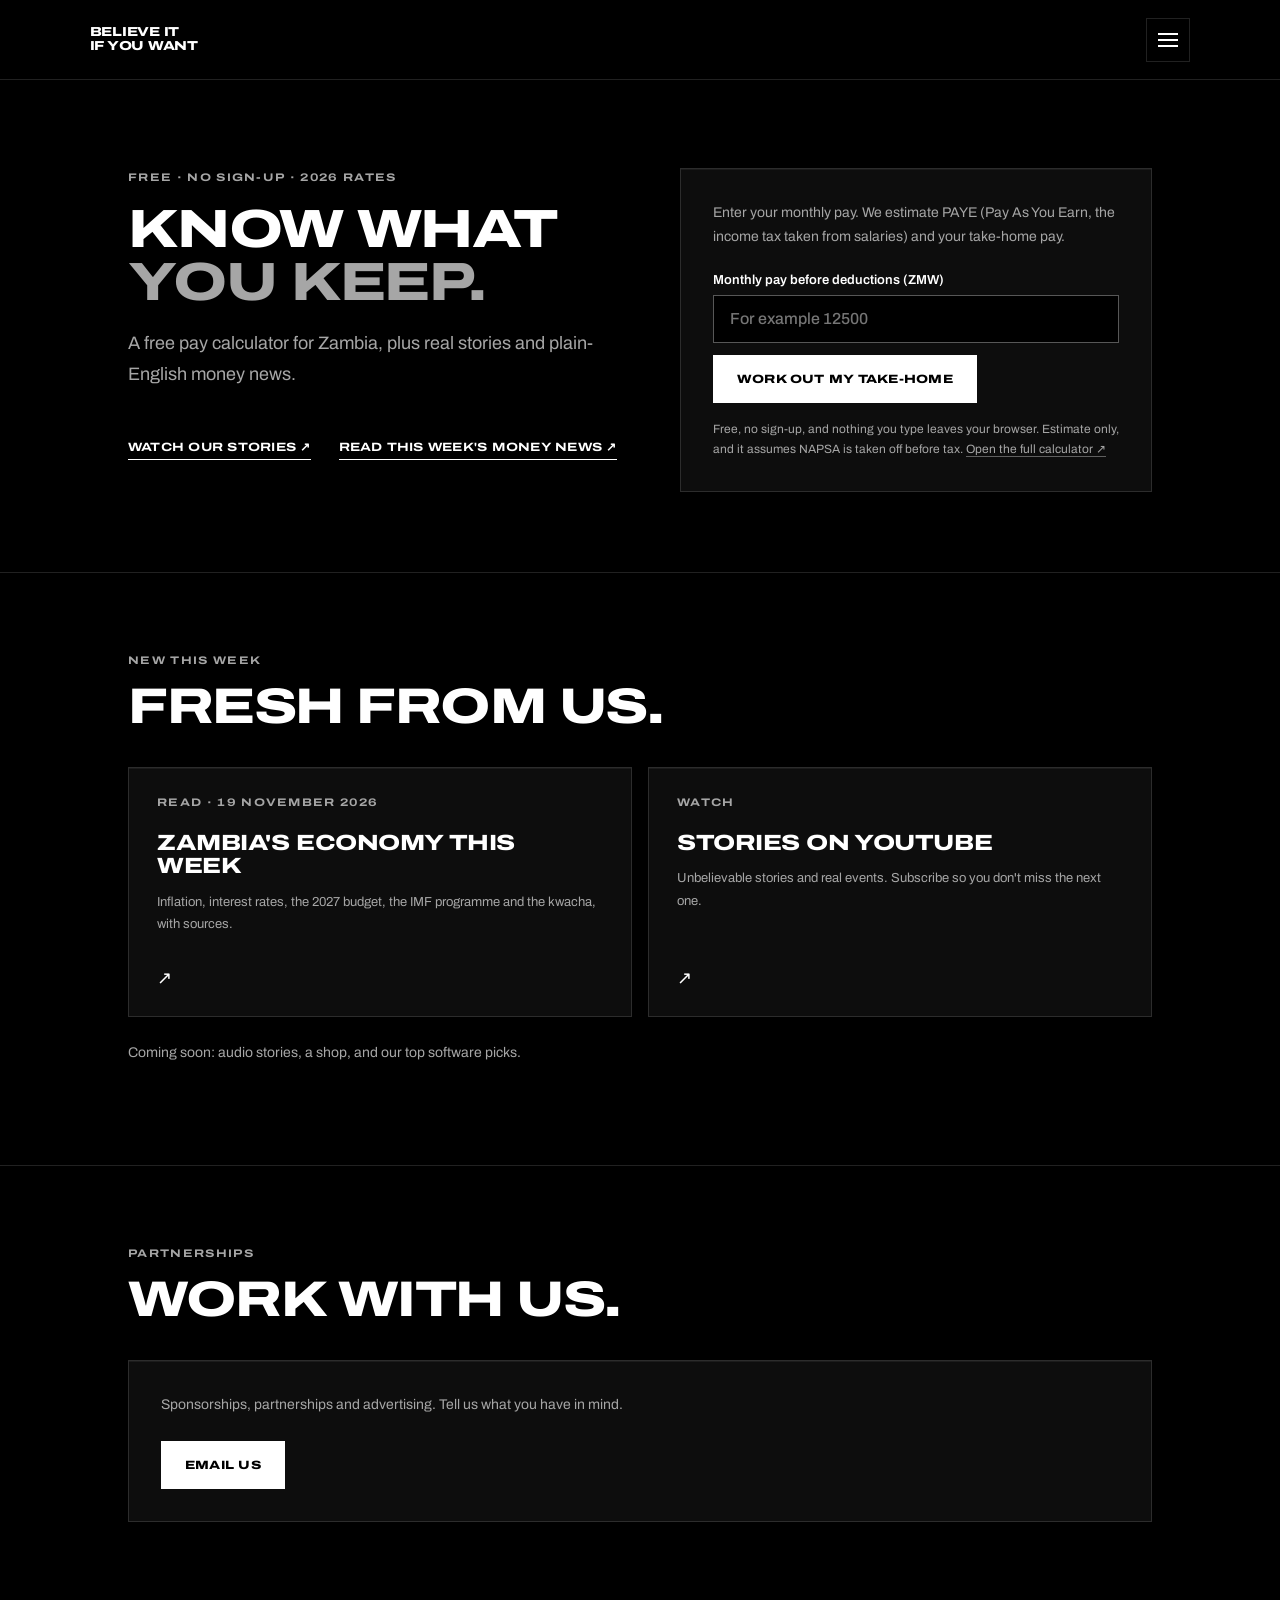
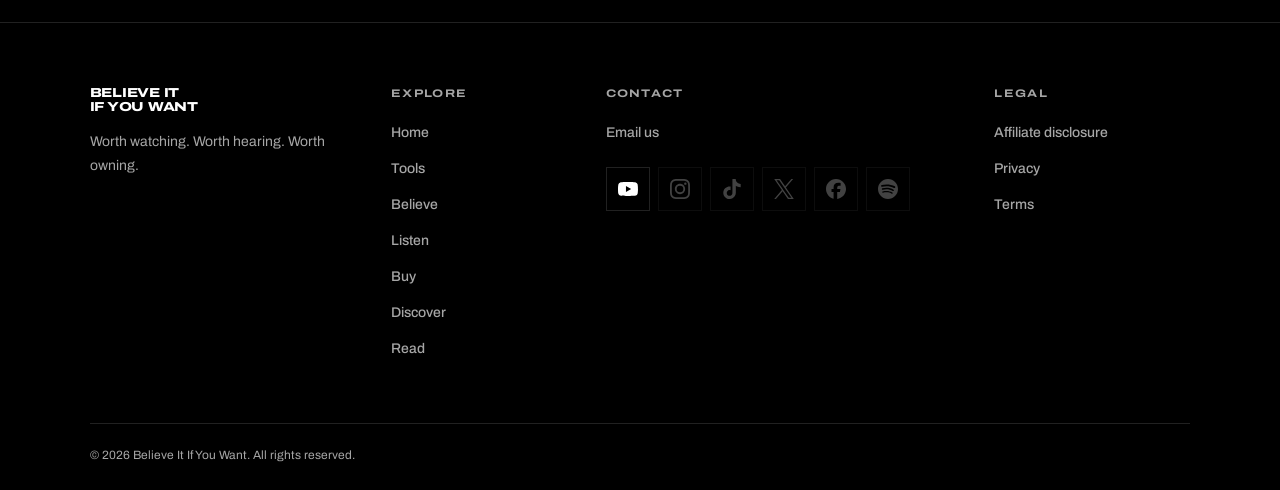
<file: index.html>
<!doctype html>
<html lang="en">
<head>
<meta charset="utf-8">
<meta name="viewport" content="width=device-width,initial-scale=1">
<title>If You Want — Free Zambian pay calculator, stories and money news</title>
<meta name="description" content="Know what you take home: a free Zambian PAYE pay calculator, plus real stories and plain-English money news.">
<link rel="icon" href="favicon.svg" type="image/svg+xml">
<meta property="og:type" content="website">
<meta property="og:site_name" content="Believe It If You Want">
<meta property="og:title" content="If You Want — Free Zambian pay calculator, stories and money news">
<meta property="og:description" content="Know what you take home: a free Zambian PAYE pay calculator, plus real stories and plain-English money news.">
<meta property="og:image" content="https://blazely590.github.io/Believe-it-if-you-want/og.png">
<meta name="twitter:card" content="summary_large_image">
<link rel="stylesheet" href="styles.css">
</head>
<body>
<header>
  <a class="brand" href="index.html" aria-label="Believe it if you want, home"><span>Believe it</span><span>if you want</span></a>
  <button class="menu" type="button" aria-label="Menu" title="Menu" aria-expanded="false" aria-controls="site-nav">
    <svg width="20" height="14" viewBox="0 0 20 14" fill="none" stroke="currentColor" stroke-width="2" aria-hidden="true"><path d="M0 1h20M0 7h20M0 13h20"/></svg>
  </button>
  <nav id="site-nav" aria-label="Main menu">
    <div class="drawer-head"><small>Menu</small><button class="close" type="button" aria-label="Close menu"><svg width="16" height="16" viewBox="0 0 16 16" fill="none" stroke="currentColor" stroke-width="2" aria-hidden="true"><path d="M1 1l14 14M15 1L1 15"/></svg></button></div>
    <a href="index.html" aria-current="page">Home</a>
    <a href="tools.html">Tools</a>
    <a href="believe.html">Believe</a>
    <a href="listen.html">Listen</a>
    <a href="shop.html">Buy</a>
    <a href="affiliates.html">Discover</a>
    <a href="blog.html">Read</a>
  </nav>
  <div class="scrim"></div>
</header>
<main>
  <section class="hero hero-split">
    <div class="hero-copy">
      <p class="tag">Free · No sign-up · 2026 rates</p>
      <h1>Know what<br><em>you keep.</em></h1>
      <p class="intro">A free pay calculator for Zambia, plus real stories and plain-English money news.</p>
    </div>
    <div class="panel">
      <p>Enter your monthly pay. We estimate PAYE (Pay As You Earn, the income tax taken from salaries) and your take-home pay.</p>
      <form class="calc" data-paye novalidate>
      <label for="pay-home">Monthly pay before deductions (ZMW)</label>
      <div class="calc-row">
        <input id="pay-home" name="pay" type="text" inputmode="decimal" autocomplete="off" placeholder="For example 12500" aria-describedby="pay-home-err">
        <button class="btn" type="submit">Work out my take-home</button>
      </div>
      <p class="error" id="pay-home-err" role="alert" hidden>Enter your monthly pay as a number, for example 12500.</p>
      <dl class="result" hidden aria-live="polite">
        <div><dt>PAYE income tax</dt><dd data-out="paye"></dd></div>
        <div class="total"><dt>Estimated take-home pay</dt><dd data-out="takeHome"></dd></div>
      </dl>
      <p class="next" hidden>What changes in 2027? <a class="inline" href="zambia-economy-2026-11-19.html">Read the budget breakdown ↗</a></p>
    </form>
      <p class="fine">Free, no sign-up, and nothing you type leaves your browser. Estimate only, and it assumes NAPSA is taken off before tax. <a class="inline" href="tools.html">Open the full calculator ↗</a></p>
    </div>
    <p class="hero-links">
      <a class="link" href="https://youtube.com/@biiuwant" target="_blank" rel="noopener">Watch our stories ↗</a>
      <a class="link" href="zambia-economy-2026-11-19.html">Read this week's money news ↗</a>
    </p>
  </section>
  <section class="section">
    <p class="tag">New this week</p>
    <h2>Fresh from us.</h2>
    <div class="split">
      <a class="tile" href="zambia-economy-2026-11-19.html">
        <small>Read · 19 November 2026</small>
        <h3>Zambia's economy this week</h3>
        <p>Inflation, interest rates, the 2027 budget, the IMF programme and the kwacha, with sources.</p>
        <span class="arrow" aria-hidden="true">↗</span>
      </a>
      <a class="tile" href="https://youtube.com/@biiuwant" target="_blank" rel="noopener">
        <small>Watch</small>
        <h3>Stories on YouTube</h3>
        <p>Unbelievable stories and real events. Subscribe so you don't miss the next one.</p>
        <span class="arrow" aria-hidden="true">↗</span>
      </a>
    </div>
    <p class="soon-line">Coming soon: audio stories, a shop, and our top software picks.</p>
  </section>
  <section class="section">
    <p class="tag">Partnerships</p>
    <h2>Work with us.</h2>
    <div class="panel">
      <p>Sponsorships, partnerships and advertising. Tell us what you have in mind.</p>
      <a class="btn" href="mailto:alexanderchaongopa@gmail.com" style="margin-top:0">Email us</a>
    </div>
  </section>
</main>
<footer>
  <div class="footer-grid">
    <div class="footer-col footer-brand">
      <div class="brand"><span>Believe it</span><span>if you want</span></div>
      <p>Worth watching. Worth hearing. Worth owning.</p>
    </div>
    <div class="footer-col">
      <p class="tag">Explore</p>
      <ul>
        <li><a href="index.html">Home</a></li>
        <li><a href="tools.html">Tools</a></li>
        <li><a href="believe.html">Believe</a></li>
        <li><a href="listen.html">Listen</a></li>
        <li><a href="shop.html">Buy</a></li>
        <li><a href="affiliates.html">Discover</a></li>
        <li><a href="blog.html">Read</a></li>
      </ul>
    </div>
    <div class="footer-col">
      <p class="tag">Contact</p>
      <ul>
        <li><a href="mailto:alexanderchaongopa@gmail.com">Email us</a></li>
      </ul>
      <div class="socials">
        <a class="social" href="https://youtube.com/@biiuwant" target="_blank" rel="noopener" aria-label="YouTube (opens in a new tab)" title="YouTube"><svg width="20" height="20" viewBox="0 0 24 24" fill="currentColor" aria-hidden="true"><path d="M23.498 6.186a3.016 3.016 0 0 0-2.122-2.136C19.505 3.545 12 3.545 12 3.545s-7.505 0-9.377.505A3.017 3.017 0 0 0 .502 6.186C0 8.07 0 12 0 12s0 3.93.502 5.814a3.016 3.016 0 0 0 2.122 2.136c1.871.505 9.376.505 9.376.505s7.505 0 9.377-.505a3.015 3.015 0 0 0 2.122-2.136C24 15.93 24 12 24 12s0-3.93-.502-5.814zM9.545 15.568V8.432L15.818 12l-6.273 3.568z"/></svg></a>
        <span class="social is-soon" role="img" aria-label="Instagram, coming soon" title="Instagram, coming soon"><svg width="20" height="20" viewBox="0 0 24 24" fill="currentColor" aria-hidden="true"><path d="M7.0301.084c-1.2768.0602-2.1487.264-2.911.5634-.7888.3075-1.4575.72-2.1228 1.3877-.6652.6677-1.075 1.3368-1.3802 2.127-.2954.7638-.4956 1.6365-.552 2.914-.0564 1.2775-.0689 1.6882-.0626 4.947.0062 3.2586.0206 3.6671.0825 4.9473.061 1.2765.264 2.1482.5635 2.9107.308.7889.72 1.4573 1.388 2.1228.6679.6655 1.3365 1.0743 2.1285 1.38.7632.295 1.6361.4961 2.9134.552 1.2773.056 1.6884.069 4.9462.0627 3.2578-.0062 3.668-.0207 4.9478-.0814 1.28-.0607 2.147-.2652 2.9098-.5633.7889-.3086 1.4578-.72 2.1228-1.3881.665-.6682 1.0745-1.3378 1.3795-2.1284.2957-.7632.4966-1.636.552-2.9124.056-1.2809.0692-1.6898.063-4.948-.0063-3.2583-.021-3.6668-.0817-4.9465-.0607-1.2797-.264-2.1487-.5633-2.9117-.3084-.7889-.72-1.4568-1.3876-2.1228C21.2982 1.33 20.628.9208 19.8378.6165 19.074.321 18.2017.1197 16.9244.0645 15.6471.0093 15.236-.005 11.977.0014 8.718.0076 8.31.0215 7.0301.0839m.1402 21.6932c-1.17-.0509-1.8053-.2453-2.2287-.408-.5606-.216-.96-.4771-1.3819-.895-.422-.4178-.6811-.8186-.9-1.378-.1644-.4234-.3624-1.058-.4171-2.228-.0595-1.2645-.072-1.6442-.079-4.848-.007-3.2037.0053-3.583.0607-4.848.05-1.169.2456-1.805.408-2.2282.216-.5613.4762-.96.895-1.3816.4188-.4217.8184-.6814 1.3783-.9003.423-.1651 1.0575-.3614 2.227-.4171 1.2655-.06 1.6447-.072 4.848-.079 3.2033-.007 3.5835.005 4.8495.0608 1.169.0508 1.8053.2445 2.228.408.5608.216.96.4754 1.3816.895.4217.4194.6816.8176.9005 1.3787.1653.4217.3617 1.056.4169 2.2263.0602 1.2655.0739 1.645.0796 4.848.0058 3.203-.0055 3.5834-.061 4.848-.051 1.17-.245 1.8055-.408 2.2294-.216.5604-.4763.96-.8954 1.3814-.419.4215-.8181.6811-1.3783.9-.4224.1649-1.0577.3617-2.2262.4174-1.2656.0595-1.6448.072-4.8493.079-3.2045.007-3.5825-.006-4.848-.0608M16.953 5.5864A1.44 1.44 0 1 0 18.39 4.144a1.44 1.44 0 0 0-1.437 1.4424M5.8385 12.012c.0067 3.4032 2.7706 6.1557 6.173 6.1493 3.4026-.0065 6.157-2.7701 6.1506-6.1733-.0065-3.4032-2.771-6.1565-6.174-6.1498-3.403.0067-6.156 2.771-6.1496 6.1738M8 12.0077a4 4 0 1 1 4.008 3.9921A3.9996 3.9996 0 0 1 8 12.0077"/></svg></span>
        <span class="social is-soon" role="img" aria-label="TikTok, coming soon" title="TikTok, coming soon"><svg width="20" height="20" viewBox="0 0 24 24" fill="currentColor" aria-hidden="true"><path d="M12.525.02c1.31-.02 2.61-.01 3.91-.02.08 1.53.63 3.09 1.75 4.17 1.12 1.11 2.7 1.62 4.24 1.79v4.03c-1.44-.05-2.89-.35-4.2-.97-.57-.26-1.1-.59-1.62-.93-.01 2.92.01 5.84-.02 8.75-.08 1.4-.54 2.79-1.35 3.94-1.31 1.92-3.58 3.17-5.91 3.21-1.43.08-2.86-.31-4.08-1.03-2.02-1.19-3.44-3.37-3.65-5.71-.02-.5-.03-1-.01-1.49.18-1.9 1.12-3.72 2.58-4.96 1.66-1.44 3.98-2.13 6.15-1.72.02 1.48-.04 2.96-.04 4.44-.99-.32-2.15-.23-3.02.37-.63.41-1.11 1.04-1.36 1.75-.21.51-.15 1.07-.14 1.61.24 1.64 1.82 3.02 3.5 2.87 1.12-.01 2.19-.66 2.77-1.61.19-.33.4-.67.41-1.06.1-1.79.06-3.57.07-5.36.01-4.03-.01-8.05.02-12.07z"/></svg></span>
        <span class="social is-soon" role="img" aria-label="X, coming soon" title="X, coming soon"><svg width="20" height="20" viewBox="0 0 24 24" fill="currentColor" aria-hidden="true"><path d="M14.234 10.162 22.977 0h-2.072l-7.591 8.824L7.251 0H.258l9.168 13.343L.258 24H2.33l8.016-9.318L16.749 24h6.993zm-2.837 3.299-.929-1.329L3.076 1.56h3.182l5.965 8.532.929 1.329 7.754 11.09h-3.182z"/></svg></span>
        <span class="social is-soon" role="img" aria-label="Facebook, coming soon" title="Facebook, coming soon"><svg width="20" height="20" viewBox="0 0 24 24" fill="currentColor" aria-hidden="true"><path d="M9.101 23.691v-7.98H6.627v-3.667h2.474v-1.58c0-4.085 1.848-5.978 5.858-5.978.401 0 .955.042 1.468.103a8.68 8.68 0 0 1 1.141.195v3.325a8.623 8.623 0 0 0-.653-.036 26.805 26.805 0 0 0-.733-.009c-.707 0-1.259.096-1.675.309a1.686 1.686 0 0 0-.679.622c-.258.42-.374.995-.374 1.752v1.297h3.919l-.386 2.103-.287 1.564h-3.246v8.245C19.396 23.238 24 18.179 24 12.044c0-6.627-5.373-12-12-12s-12 5.373-12 12c0 5.628 3.874 10.35 9.101 11.647Z"/></svg></span>
        <span class="social is-soon" role="img" aria-label="Spotify, coming soon" title="Spotify, coming soon"><svg width="20" height="20" viewBox="0 0 24 24" fill="currentColor" aria-hidden="true"><path d="M12 0C5.4 0 0 5.4 0 12s5.4 12 12 12 12-5.4 12-12S18.66 0 12 0zm5.521 17.34c-.24.359-.66.48-1.021.24-2.82-1.74-6.36-2.101-10.561-1.141-.418.122-.779-.179-.899-.539-.12-.421.18-.78.54-.9 4.56-1.021 8.52-.6 11.64 1.32.42.18.479.659.301 1.02zm1.44-3.3c-.301.42-.841.6-1.262.3-3.239-1.98-8.159-2.58-11.939-1.38-.479.12-1.02-.12-1.14-.6-.12-.48.12-1.021.6-1.141C9.6 9.9 15 10.561 18.72 12.84c.361.181.54.78.241 1.2zm.12-3.36C15.24 8.4 8.82 8.16 5.16 9.301c-.6.179-1.2-.181-1.38-.721-.18-.601.18-1.2.72-1.381 4.26-1.26 11.28-1.02 15.721 1.621.539.3.719 1.02.419 1.56-.299.421-1.02.599-1.559.3z"/></svg></span>
      </div>
    </div>
    <div class="footer-col">
      <p class="tag">Legal</p>
      <ul>
        <li><a href="legal.html#affiliate">Affiliate disclosure</a></li>
        <li><a href="legal.html#privacy">Privacy</a></li>
        <li><a href="legal.html#terms">Terms</a></li>
      </ul>
    </div>
  </div>
  <div class="footer-bottom">
    <p>© <span id="year"></span> Believe It If You Want. All rights reserved.</p>
  </div>
</footer>
<script src="script.js"></script>
<script src="tools.js"></script>
</body>
</html>
</file>
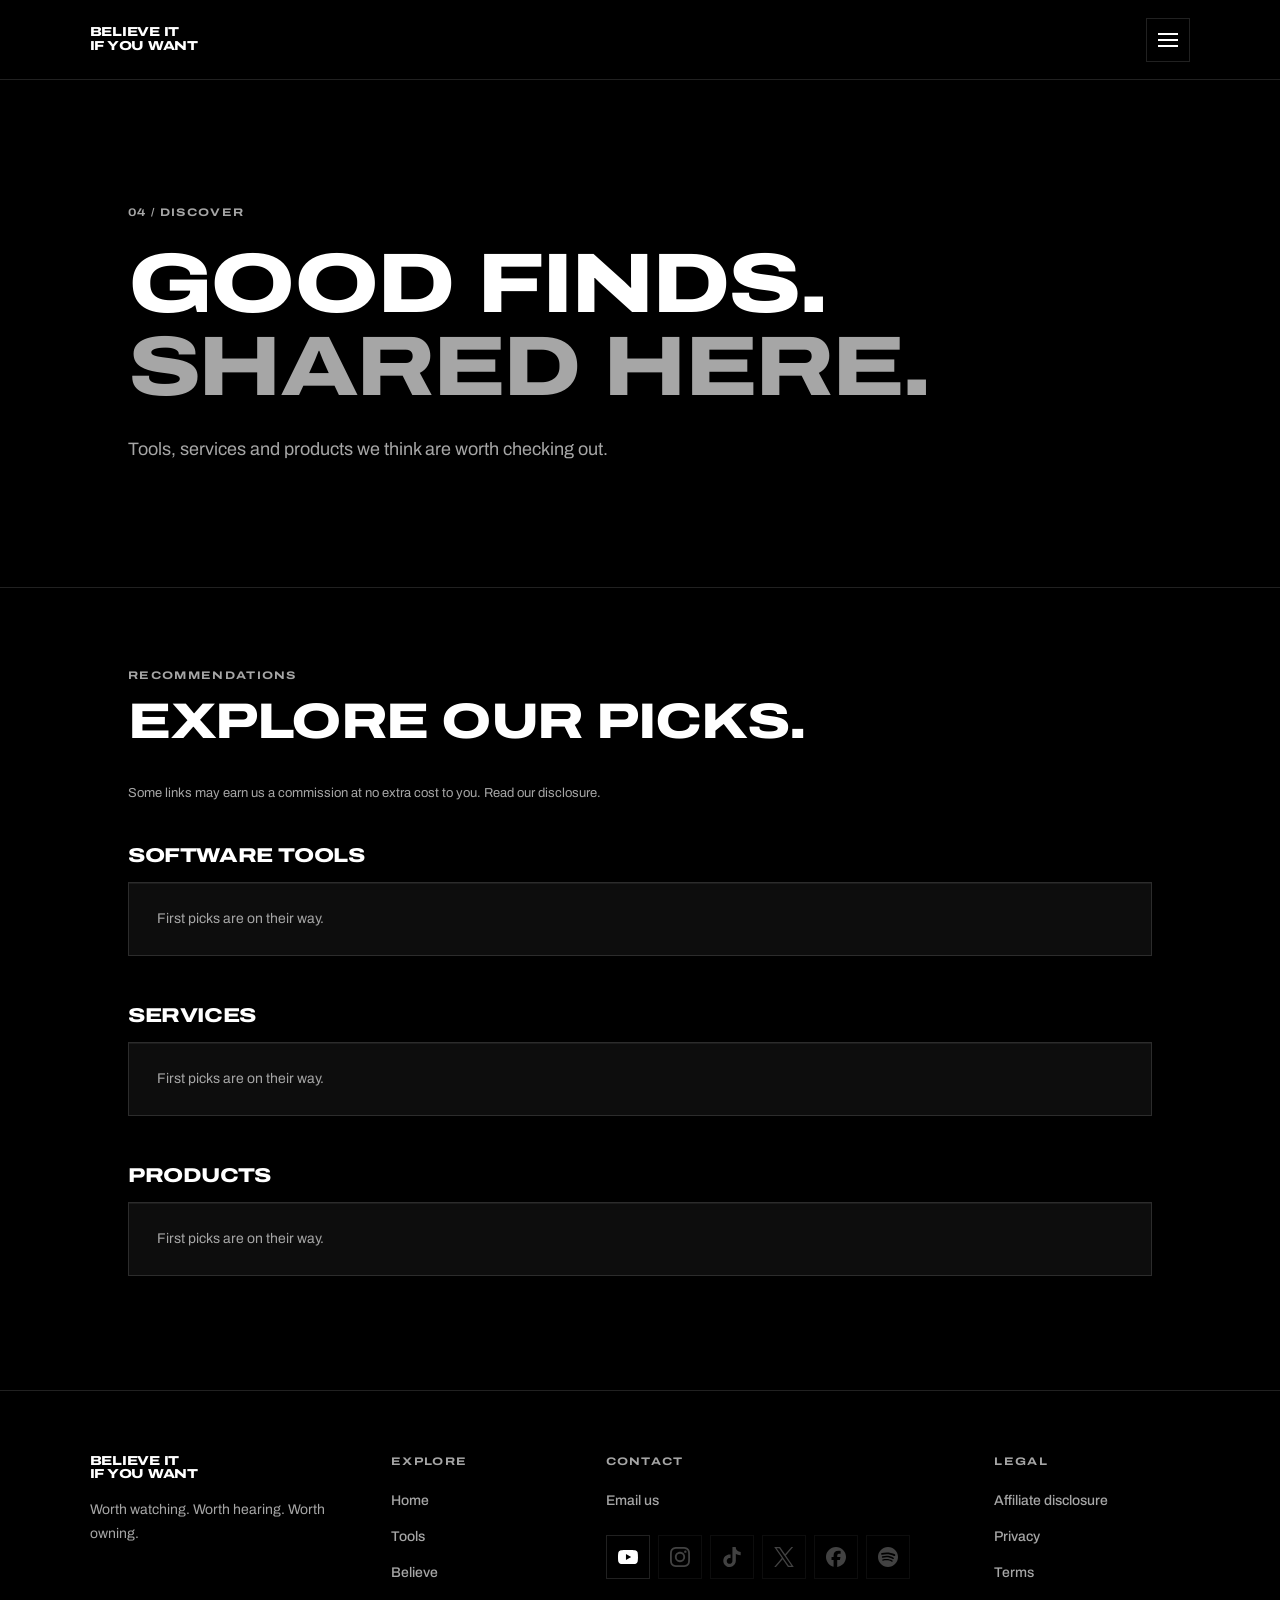
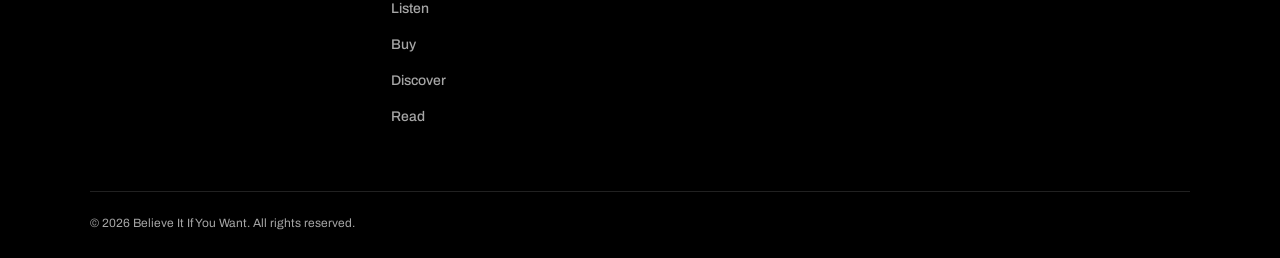
<file: affiliates.html>
<!doctype html>
<html lang="en">
<head>
<meta charset="utf-8">
<meta name="viewport" content="width=device-width,initial-scale=1">
<title>Discover — If You Want</title>
<meta name="description" content="Software tools, services and products we recommend.">
<link rel="icon" href="favicon.svg" type="image/svg+xml">
<meta property="og:type" content="website">
<meta property="og:site_name" content="Believe It If You Want">
<meta property="og:title" content="Discover — If You Want">
<meta property="og:description" content="Software tools, services and products we recommend.">
<meta property="og:image" content="https://blazely590.github.io/Believe-it-if-you-want/og.png">
<meta name="twitter:card" content="summary_large_image">
<link rel="stylesheet" href="styles.css">
</head>
<body>
<header>
  <a class="brand" href="index.html" aria-label="Believe it if you want, home"><span>Believe it</span><span>if you want</span></a>
  <button class="menu" type="button" aria-label="Menu" title="Menu" aria-expanded="false" aria-controls="site-nav">
    <svg width="20" height="14" viewBox="0 0 20 14" fill="none" stroke="currentColor" stroke-width="2" aria-hidden="true"><path d="M0 1h20M0 7h20M0 13h20"/></svg>
  </button>
  <nav id="site-nav" aria-label="Main menu">
    <div class="drawer-head"><small>Menu</small><button class="close" type="button" aria-label="Close menu"><svg width="16" height="16" viewBox="0 0 16 16" fill="none" stroke="currentColor" stroke-width="2" aria-hidden="true"><path d="M1 1l14 14M15 1L1 15"/></svg></button></div>
    <a href="index.html">Home</a>
    <a href="tools.html">Tools</a>
    <a href="believe.html">Believe</a>
    <a href="listen.html">Listen</a>
    <a href="shop.html">Buy</a>
    <a href="affiliates.html" aria-current="page">Discover</a>
    <a href="blog.html">Read</a>
  </nav>
  <div class="scrim"></div>
</header>
<main>
  <section class="hero">
    <p class="tag">04 / Discover</p>
    <h1>Good finds.<br><em>Shared here.</em></h1>
    <p class="intro">Tools, services and products we think are worth checking out.</p>
  </section>
  <section class="section">
    <p class="tag">Recommendations</p>
    <h2>Explore our picks.</h2>
    <p class="note" style="margin-bottom:40px">Some links may earn us a commission at no extra cost to you. <a class="inline" href="legal.html#affiliate">Read our disclosure</a>.</p>
    <div class="pick-group">
      <h3>Software tools</h3>
      <p class="empty">First picks are on their way.</p>
    </div>
    <div class="pick-group">
      <h3>Services</h3>
      <p class="empty">First picks are on their way.</p>
    </div>
    <div class="pick-group">
      <h3>Products</h3>
      <p class="empty">First picks are on their way.</p>
    </div>
  </section>
</main>
<footer>
  <div class="footer-grid">
    <div class="footer-col footer-brand">
      <div class="brand"><span>Believe it</span><span>if you want</span></div>
      <p>Worth watching. Worth hearing. Worth owning.</p>
    </div>
    <div class="footer-col">
      <p class="tag">Explore</p>
      <ul>
        <li><a href="index.html">Home</a></li>
        <li><a href="tools.html">Tools</a></li>
        <li><a href="believe.html">Believe</a></li>
        <li><a href="listen.html">Listen</a></li>
        <li><a href="shop.html">Buy</a></li>
        <li><a href="affiliates.html">Discover</a></li>
        <li><a href="blog.html">Read</a></li>
      </ul>
    </div>
    <div class="footer-col">
      <p class="tag">Contact</p>
      <ul>
        <li><a href="mailto:alexanderchaongopa@gmail.com">Email us</a></li>
      </ul>
      <div class="socials">
        <a class="social" href="https://youtube.com/@biiuwant" target="_blank" rel="noopener" aria-label="YouTube (opens in a new tab)" title="YouTube"><svg width="20" height="20" viewBox="0 0 24 24" fill="currentColor" aria-hidden="true"><path d="M23.498 6.186a3.016 3.016 0 0 0-2.122-2.136C19.505 3.545 12 3.545 12 3.545s-7.505 0-9.377.505A3.017 3.017 0 0 0 .502 6.186C0 8.07 0 12 0 12s0 3.93.502 5.814a3.016 3.016 0 0 0 2.122 2.136c1.871.505 9.376.505 9.376.505s7.505 0 9.377-.505a3.015 3.015 0 0 0 2.122-2.136C24 15.93 24 12 24 12s0-3.93-.502-5.814zM9.545 15.568V8.432L15.818 12l-6.273 3.568z"/></svg></a>
        <span class="social is-soon" role="img" aria-label="Instagram, coming soon" title="Instagram, coming soon"><svg width="20" height="20" viewBox="0 0 24 24" fill="currentColor" aria-hidden="true"><path d="M7.0301.084c-1.2768.0602-2.1487.264-2.911.5634-.7888.3075-1.4575.72-2.1228 1.3877-.6652.6677-1.075 1.3368-1.3802 2.127-.2954.7638-.4956 1.6365-.552 2.914-.0564 1.2775-.0689 1.6882-.0626 4.947.0062 3.2586.0206 3.6671.0825 4.9473.061 1.2765.264 2.1482.5635 2.9107.308.7889.72 1.4573 1.388 2.1228.6679.6655 1.3365 1.0743 2.1285 1.38.7632.295 1.6361.4961 2.9134.552 1.2773.056 1.6884.069 4.9462.0627 3.2578-.0062 3.668-.0207 4.9478-.0814 1.28-.0607 2.147-.2652 2.9098-.5633.7889-.3086 1.4578-.72 2.1228-1.3881.665-.6682 1.0745-1.3378 1.3795-2.1284.2957-.7632.4966-1.636.552-2.9124.056-1.2809.0692-1.6898.063-4.948-.0063-3.2583-.021-3.6668-.0817-4.9465-.0607-1.2797-.264-2.1487-.5633-2.9117-.3084-.7889-.72-1.4568-1.3876-2.1228C21.2982 1.33 20.628.9208 19.8378.6165 19.074.321 18.2017.1197 16.9244.0645 15.6471.0093 15.236-.005 11.977.0014 8.718.0076 8.31.0215 7.0301.0839m.1402 21.6932c-1.17-.0509-1.8053-.2453-2.2287-.408-.5606-.216-.96-.4771-1.3819-.895-.422-.4178-.6811-.8186-.9-1.378-.1644-.4234-.3624-1.058-.4171-2.228-.0595-1.2645-.072-1.6442-.079-4.848-.007-3.2037.0053-3.583.0607-4.848.05-1.169.2456-1.805.408-2.2282.216-.5613.4762-.96.895-1.3816.4188-.4217.8184-.6814 1.3783-.9003.423-.1651 1.0575-.3614 2.227-.4171 1.2655-.06 1.6447-.072 4.848-.079 3.2033-.007 3.5835.005 4.8495.0608 1.169.0508 1.8053.2445 2.228.408.5608.216.96.4754 1.3816.895.4217.4194.6816.8176.9005 1.3787.1653.4217.3617 1.056.4169 2.2263.0602 1.2655.0739 1.645.0796 4.848.0058 3.203-.0055 3.5834-.061 4.848-.051 1.17-.245 1.8055-.408 2.2294-.216.5604-.4763.96-.8954 1.3814-.419.4215-.8181.6811-1.3783.9-.4224.1649-1.0577.3617-2.2262.4174-1.2656.0595-1.6448.072-4.8493.079-3.2045.007-3.5825-.006-4.848-.0608M16.953 5.5864A1.44 1.44 0 1 0 18.39 4.144a1.44 1.44 0 0 0-1.437 1.4424M5.8385 12.012c.0067 3.4032 2.7706 6.1557 6.173 6.1493 3.4026-.0065 6.157-2.7701 6.1506-6.1733-.0065-3.4032-2.771-6.1565-6.174-6.1498-3.403.0067-6.156 2.771-6.1496 6.1738M8 12.0077a4 4 0 1 1 4.008 3.9921A3.9996 3.9996 0 0 1 8 12.0077"/></svg></span>
        <span class="social is-soon" role="img" aria-label="TikTok, coming soon" title="TikTok, coming soon"><svg width="20" height="20" viewBox="0 0 24 24" fill="currentColor" aria-hidden="true"><path d="M12.525.02c1.31-.02 2.61-.01 3.91-.02.08 1.53.63 3.09 1.75 4.17 1.12 1.11 2.7 1.62 4.24 1.79v4.03c-1.44-.05-2.89-.35-4.2-.97-.57-.26-1.1-.59-1.62-.93-.01 2.92.01 5.84-.02 8.75-.08 1.4-.54 2.79-1.35 3.94-1.31 1.92-3.58 3.17-5.91 3.21-1.43.08-2.86-.31-4.08-1.03-2.02-1.19-3.44-3.37-3.65-5.71-.02-.5-.03-1-.01-1.49.18-1.9 1.12-3.72 2.58-4.96 1.66-1.44 3.98-2.13 6.15-1.72.02 1.48-.04 2.96-.04 4.44-.99-.32-2.15-.23-3.02.37-.63.41-1.11 1.04-1.36 1.75-.21.51-.15 1.07-.14 1.61.24 1.64 1.82 3.02 3.5 2.87 1.12-.01 2.19-.66 2.77-1.61.19-.33.4-.67.41-1.06.1-1.79.06-3.57.07-5.36.01-4.03-.01-8.05.02-12.07z"/></svg></span>
        <span class="social is-soon" role="img" aria-label="X, coming soon" title="X, coming soon"><svg width="20" height="20" viewBox="0 0 24 24" fill="currentColor" aria-hidden="true"><path d="M14.234 10.162 22.977 0h-2.072l-7.591 8.824L7.251 0H.258l9.168 13.343L.258 24H2.33l8.016-9.318L16.749 24h6.993zm-2.837 3.299-.929-1.329L3.076 1.56h3.182l5.965 8.532.929 1.329 7.754 11.09h-3.182z"/></svg></span>
        <span class="social is-soon" role="img" aria-label="Facebook, coming soon" title="Facebook, coming soon"><svg width="20" height="20" viewBox="0 0 24 24" fill="currentColor" aria-hidden="true"><path d="M9.101 23.691v-7.98H6.627v-3.667h2.474v-1.58c0-4.085 1.848-5.978 5.858-5.978.401 0 .955.042 1.468.103a8.68 8.68 0 0 1 1.141.195v3.325a8.623 8.623 0 0 0-.653-.036 26.805 26.805 0 0 0-.733-.009c-.707 0-1.259.096-1.675.309a1.686 1.686 0 0 0-.679.622c-.258.42-.374.995-.374 1.752v1.297h3.919l-.386 2.103-.287 1.564h-3.246v8.245C19.396 23.238 24 18.179 24 12.044c0-6.627-5.373-12-12-12s-12 5.373-12 12c0 5.628 3.874 10.35 9.101 11.647Z"/></svg></span>
        <span class="social is-soon" role="img" aria-label="Spotify, coming soon" title="Spotify, coming soon"><svg width="20" height="20" viewBox="0 0 24 24" fill="currentColor" aria-hidden="true"><path d="M12 0C5.4 0 0 5.4 0 12s5.4 12 12 12 12-5.4 12-12S18.66 0 12 0zm5.521 17.34c-.24.359-.66.48-1.021.24-2.82-1.74-6.36-2.101-10.561-1.141-.418.122-.779-.179-.899-.539-.12-.421.18-.78.54-.9 4.56-1.021 8.52-.6 11.64 1.32.42.18.479.659.301 1.02zm1.44-3.3c-.301.42-.841.6-1.262.3-3.239-1.98-8.159-2.58-11.939-1.38-.479.12-1.02-.12-1.14-.6-.12-.48.12-1.021.6-1.141C9.6 9.9 15 10.561 18.72 12.84c.361.181.54.78.241 1.2zm.12-3.36C15.24 8.4 8.82 8.16 5.16 9.301c-.6.179-1.2-.181-1.38-.721-.18-.601.18-1.2.72-1.381 4.26-1.26 11.28-1.02 15.721 1.621.539.3.719 1.02.419 1.56-.299.421-1.02.599-1.559.3z"/></svg></span>
      </div>
    </div>
    <div class="footer-col">
      <p class="tag">Legal</p>
      <ul>
        <li><a href="legal.html#affiliate">Affiliate disclosure</a></li>
        <li><a href="legal.html#privacy">Privacy</a></li>
        <li><a href="legal.html#terms">Terms</a></li>
      </ul>
    </div>
  </div>
  <div class="footer-bottom">
    <p>© <span id="year"></span> Believe It If You Want. All rights reserved.</p>
  </div>
</footer>
<script src="script.js"></script>
</body>
</html>
</file>
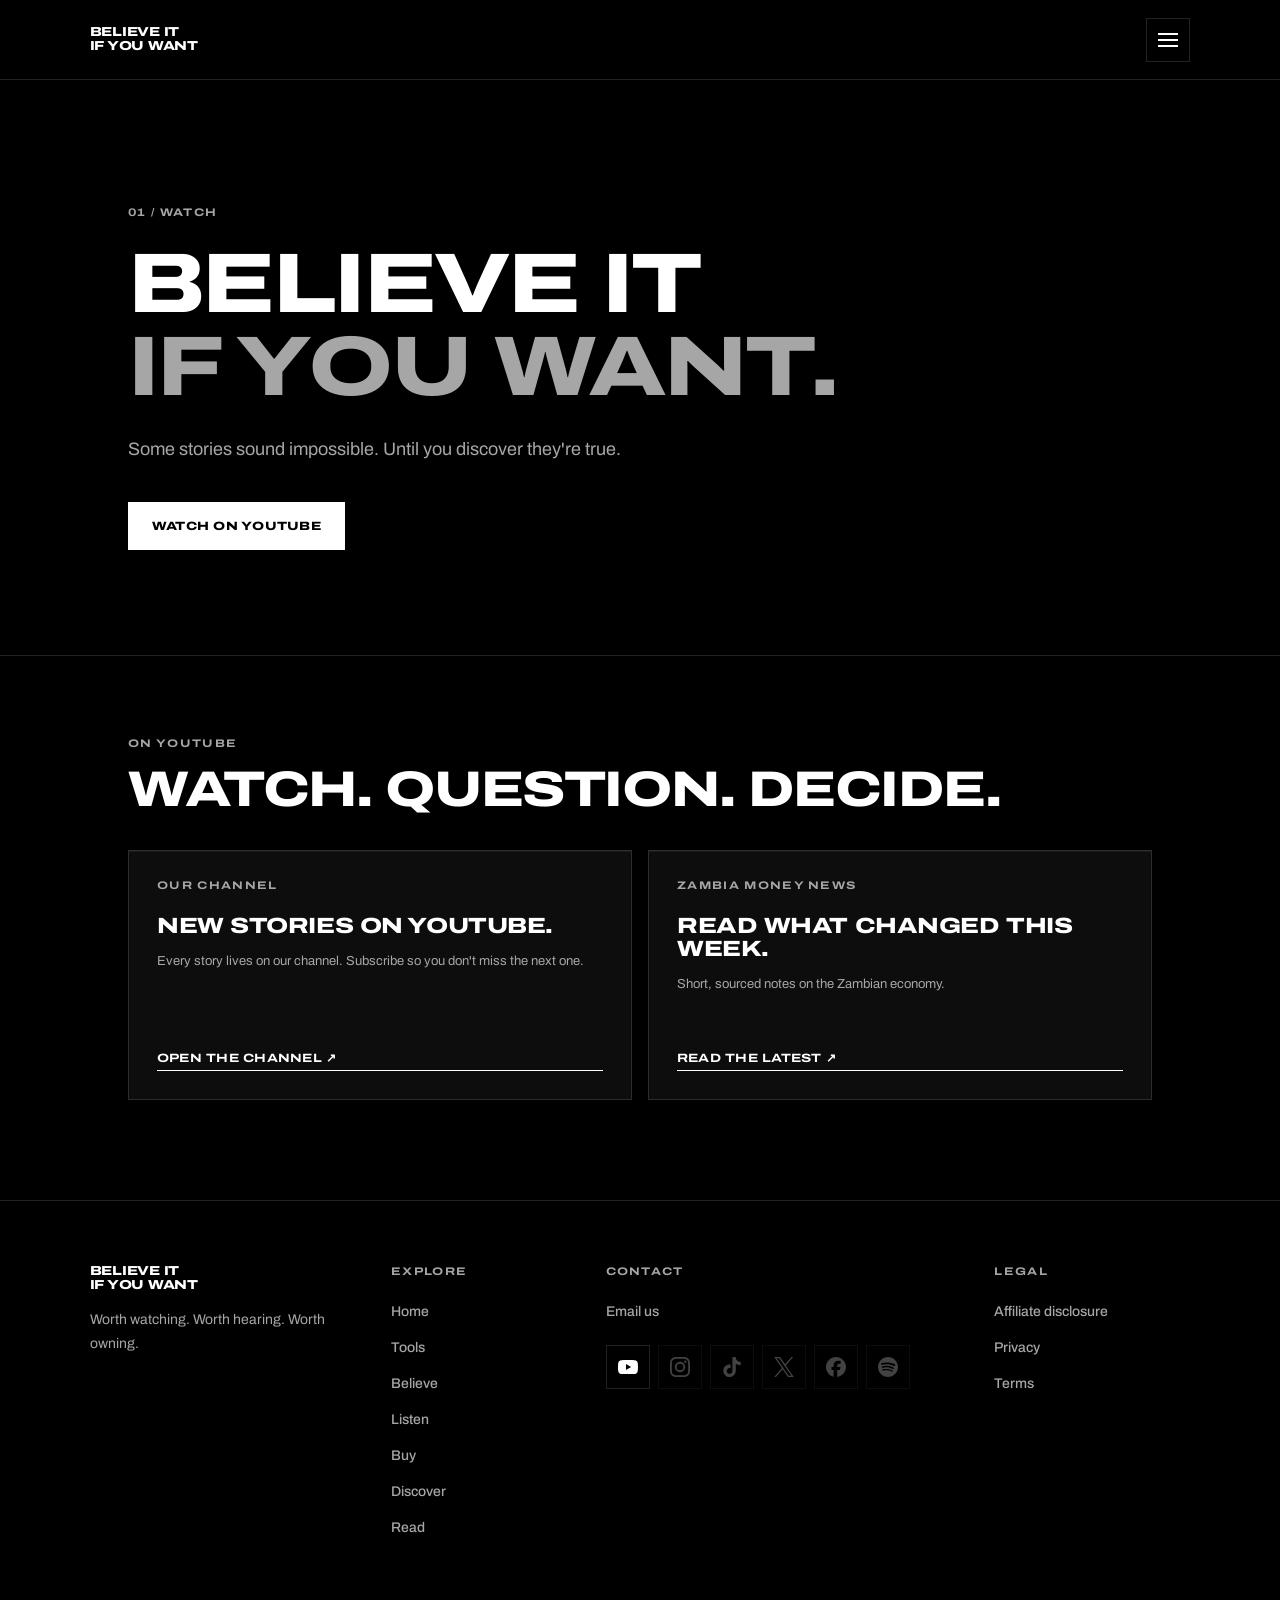
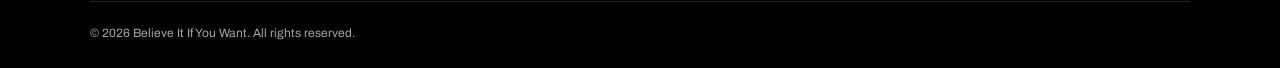
<file: believe.html>
<!doctype html>
<html lang="en">
<head>
<meta charset="utf-8">
<meta name="viewport" content="width=device-width,initial-scale=1">
<title>Believe It If You Want</title>
<meta name="description" content="Unbelievable stories and real events, on our YouTube channel.">
<link rel="icon" href="favicon.svg" type="image/svg+xml">
<meta property="og:type" content="website">
<meta property="og:site_name" content="Believe It If You Want">
<meta property="og:title" content="Believe It If You Want">
<meta property="og:description" content="Unbelievable stories and real events, on our YouTube channel.">
<meta property="og:image" content="https://blazely590.github.io/Believe-it-if-you-want/og.png">
<meta name="twitter:card" content="summary_large_image">
<link rel="stylesheet" href="styles.css">
</head>
<body>
<header>
  <a class="brand" href="index.html" aria-label="Believe it if you want, home"><span>Believe it</span><span>if you want</span></a>
  <button class="menu" type="button" aria-label="Menu" title="Menu" aria-expanded="false" aria-controls="site-nav">
    <svg width="20" height="14" viewBox="0 0 20 14" fill="none" stroke="currentColor" stroke-width="2" aria-hidden="true"><path d="M0 1h20M0 7h20M0 13h20"/></svg>
  </button>
  <nav id="site-nav" aria-label="Main menu">
    <div class="drawer-head"><small>Menu</small><button class="close" type="button" aria-label="Close menu"><svg width="16" height="16" viewBox="0 0 16 16" fill="none" stroke="currentColor" stroke-width="2" aria-hidden="true"><path d="M1 1l14 14M15 1L1 15"/></svg></button></div>
    <a href="index.html">Home</a>
    <a href="tools.html">Tools</a>
    <a href="believe.html" aria-current="page">Believe</a>
    <a href="listen.html">Listen</a>
    <a href="shop.html">Buy</a>
    <a href="affiliates.html">Discover</a>
    <a href="blog.html">Read</a>
  </nav>
  <div class="scrim"></div>
</header>
<main>
  <section class="hero">
    <p class="tag">01 / Watch</p>
    <h1>Believe it<br><em>if you want.</em></h1>
    <p class="intro">Some stories sound impossible. Until you discover they're true.</p>
    <a class="btn" href="https://youtube.com/@biiuwant" target="_blank" rel="noopener">Watch on YouTube</a>
  </section>
  <section class="section">
    <p class="tag">On YouTube</p>
    <h2>Watch. Question. Decide.</h2>
    <div class="split">
      <article class="tile">
        <small>Our channel</small>
        <h3>New stories on YouTube.</h3>
        <p>Every story lives on our channel. Subscribe so you don't miss the next one.</p>
        <a class="link" href="https://youtube.com/@biiuwant" target="_blank" rel="noopener">Open the channel ↗</a>
      </article>
      <article class="tile">
        <small>Zambia money news</small>
        <h3>Read what changed this week.</h3>
        <p>Short, sourced notes on the Zambian economy.</p>
        <a class="link" href="blog.html">Read the latest ↗</a>
      </article>
    </div>
  </section>
</main>
<footer>
  <div class="footer-grid">
    <div class="footer-col footer-brand">
      <div class="brand"><span>Believe it</span><span>if you want</span></div>
      <p>Worth watching. Worth hearing. Worth owning.</p>
    </div>
    <div class="footer-col">
      <p class="tag">Explore</p>
      <ul>
        <li><a href="index.html">Home</a></li>
        <li><a href="tools.html">Tools</a></li>
        <li><a href="believe.html">Believe</a></li>
        <li><a href="listen.html">Listen</a></li>
        <li><a href="shop.html">Buy</a></li>
        <li><a href="affiliates.html">Discover</a></li>
        <li><a href="blog.html">Read</a></li>
      </ul>
    </div>
    <div class="footer-col">
      <p class="tag">Contact</p>
      <ul>
        <li><a href="mailto:alexanderchaongopa@gmail.com">Email us</a></li>
      </ul>
      <div class="socials">
        <a class="social" href="https://youtube.com/@biiuwant" target="_blank" rel="noopener" aria-label="YouTube (opens in a new tab)" title="YouTube"><svg width="20" height="20" viewBox="0 0 24 24" fill="currentColor" aria-hidden="true"><path d="M23.498 6.186a3.016 3.016 0 0 0-2.122-2.136C19.505 3.545 12 3.545 12 3.545s-7.505 0-9.377.505A3.017 3.017 0 0 0 .502 6.186C0 8.07 0 12 0 12s0 3.93.502 5.814a3.016 3.016 0 0 0 2.122 2.136c1.871.505 9.376.505 9.376.505s7.505 0 9.377-.505a3.015 3.015 0 0 0 2.122-2.136C24 15.93 24 12 24 12s0-3.93-.502-5.814zM9.545 15.568V8.432L15.818 12l-6.273 3.568z"/></svg></a>
        <span class="social is-soon" role="img" aria-label="Instagram, coming soon" title="Instagram, coming soon"><svg width="20" height="20" viewBox="0 0 24 24" fill="currentColor" aria-hidden="true"><path d="M7.0301.084c-1.2768.0602-2.1487.264-2.911.5634-.7888.3075-1.4575.72-2.1228 1.3877-.6652.6677-1.075 1.3368-1.3802 2.127-.2954.7638-.4956 1.6365-.552 2.914-.0564 1.2775-.0689 1.6882-.0626 4.947.0062 3.2586.0206 3.6671.0825 4.9473.061 1.2765.264 2.1482.5635 2.9107.308.7889.72 1.4573 1.388 2.1228.6679.6655 1.3365 1.0743 2.1285 1.38.7632.295 1.6361.4961 2.9134.552 1.2773.056 1.6884.069 4.9462.0627 3.2578-.0062 3.668-.0207 4.9478-.0814 1.28-.0607 2.147-.2652 2.9098-.5633.7889-.3086 1.4578-.72 2.1228-1.3881.665-.6682 1.0745-1.3378 1.3795-2.1284.2957-.7632.4966-1.636.552-2.9124.056-1.2809.0692-1.6898.063-4.948-.0063-3.2583-.021-3.6668-.0817-4.9465-.0607-1.2797-.264-2.1487-.5633-2.9117-.3084-.7889-.72-1.4568-1.3876-2.1228C21.2982 1.33 20.628.9208 19.8378.6165 19.074.321 18.2017.1197 16.9244.0645 15.6471.0093 15.236-.005 11.977.0014 8.718.0076 8.31.0215 7.0301.0839m.1402 21.6932c-1.17-.0509-1.8053-.2453-2.2287-.408-.5606-.216-.96-.4771-1.3819-.895-.422-.4178-.6811-.8186-.9-1.378-.1644-.4234-.3624-1.058-.4171-2.228-.0595-1.2645-.072-1.6442-.079-4.848-.007-3.2037.0053-3.583.0607-4.848.05-1.169.2456-1.805.408-2.2282.216-.5613.4762-.96.895-1.3816.4188-.4217.8184-.6814 1.3783-.9003.423-.1651 1.0575-.3614 2.227-.4171 1.2655-.06 1.6447-.072 4.848-.079 3.2033-.007 3.5835.005 4.8495.0608 1.169.0508 1.8053.2445 2.228.408.5608.216.96.4754 1.3816.895.4217.4194.6816.8176.9005 1.3787.1653.4217.3617 1.056.4169 2.2263.0602 1.2655.0739 1.645.0796 4.848.0058 3.203-.0055 3.5834-.061 4.848-.051 1.17-.245 1.8055-.408 2.2294-.216.5604-.4763.96-.8954 1.3814-.419.4215-.8181.6811-1.3783.9-.4224.1649-1.0577.3617-2.2262.4174-1.2656.0595-1.6448.072-4.8493.079-3.2045.007-3.5825-.006-4.848-.0608M16.953 5.5864A1.44 1.44 0 1 0 18.39 4.144a1.44 1.44 0 0 0-1.437 1.4424M5.8385 12.012c.0067 3.4032 2.7706 6.1557 6.173 6.1493 3.4026-.0065 6.157-2.7701 6.1506-6.1733-.0065-3.4032-2.771-6.1565-6.174-6.1498-3.403.0067-6.156 2.771-6.1496 6.1738M8 12.0077a4 4 0 1 1 4.008 3.9921A3.9996 3.9996 0 0 1 8 12.0077"/></svg></span>
        <span class="social is-soon" role="img" aria-label="TikTok, coming soon" title="TikTok, coming soon"><svg width="20" height="20" viewBox="0 0 24 24" fill="currentColor" aria-hidden="true"><path d="M12.525.02c1.31-.02 2.61-.01 3.91-.02.08 1.53.63 3.09 1.75 4.17 1.12 1.11 2.7 1.62 4.24 1.79v4.03c-1.44-.05-2.89-.35-4.2-.97-.57-.26-1.1-.59-1.62-.93-.01 2.92.01 5.84-.02 8.75-.08 1.4-.54 2.79-1.35 3.94-1.31 1.92-3.58 3.17-5.91 3.21-1.43.08-2.86-.31-4.08-1.03-2.02-1.19-3.44-3.37-3.65-5.71-.02-.5-.03-1-.01-1.49.18-1.9 1.12-3.72 2.58-4.96 1.66-1.44 3.98-2.13 6.15-1.72.02 1.48-.04 2.96-.04 4.44-.99-.32-2.15-.23-3.02.37-.63.41-1.11 1.04-1.36 1.75-.21.51-.15 1.07-.14 1.61.24 1.64 1.82 3.02 3.5 2.87 1.12-.01 2.19-.66 2.77-1.61.19-.33.4-.67.41-1.06.1-1.79.06-3.57.07-5.36.01-4.03-.01-8.05.02-12.07z"/></svg></span>
        <span class="social is-soon" role="img" aria-label="X, coming soon" title="X, coming soon"><svg width="20" height="20" viewBox="0 0 24 24" fill="currentColor" aria-hidden="true"><path d="M14.234 10.162 22.977 0h-2.072l-7.591 8.824L7.251 0H.258l9.168 13.343L.258 24H2.33l8.016-9.318L16.749 24h6.993zm-2.837 3.299-.929-1.329L3.076 1.56h3.182l5.965 8.532.929 1.329 7.754 11.09h-3.182z"/></svg></span>
        <span class="social is-soon" role="img" aria-label="Facebook, coming soon" title="Facebook, coming soon"><svg width="20" height="20" viewBox="0 0 24 24" fill="currentColor" aria-hidden="true"><path d="M9.101 23.691v-7.98H6.627v-3.667h2.474v-1.58c0-4.085 1.848-5.978 5.858-5.978.401 0 .955.042 1.468.103a8.68 8.68 0 0 1 1.141.195v3.325a8.623 8.623 0 0 0-.653-.036 26.805 26.805 0 0 0-.733-.009c-.707 0-1.259.096-1.675.309a1.686 1.686 0 0 0-.679.622c-.258.42-.374.995-.374 1.752v1.297h3.919l-.386 2.103-.287 1.564h-3.246v8.245C19.396 23.238 24 18.179 24 12.044c0-6.627-5.373-12-12-12s-12 5.373-12 12c0 5.628 3.874 10.35 9.101 11.647Z"/></svg></span>
        <span class="social is-soon" role="img" aria-label="Spotify, coming soon" title="Spotify, coming soon"><svg width="20" height="20" viewBox="0 0 24 24" fill="currentColor" aria-hidden="true"><path d="M12 0C5.4 0 0 5.4 0 12s5.4 12 12 12 12-5.4 12-12S18.66 0 12 0zm5.521 17.34c-.24.359-.66.48-1.021.24-2.82-1.74-6.36-2.101-10.561-1.141-.418.122-.779-.179-.899-.539-.12-.421.18-.78.54-.9 4.56-1.021 8.52-.6 11.64 1.32.42.18.479.659.301 1.02zm1.44-3.3c-.301.42-.841.6-1.262.3-3.239-1.98-8.159-2.58-11.939-1.38-.479.12-1.02-.12-1.14-.6-.12-.48.12-1.021.6-1.141C9.6 9.9 15 10.561 18.72 12.84c.361.181.54.78.241 1.2zm.12-3.36C15.24 8.4 8.82 8.16 5.16 9.301c-.6.179-1.2-.181-1.38-.721-.18-.601.18-1.2.72-1.381 4.26-1.26 11.28-1.02 15.721 1.621.539.3.719 1.02.419 1.56-.299.421-1.02.599-1.559.3z"/></svg></span>
      </div>
    </div>
    <div class="footer-col">
      <p class="tag">Legal</p>
      <ul>
        <li><a href="legal.html#affiliate">Affiliate disclosure</a></li>
        <li><a href="legal.html#privacy">Privacy</a></li>
        <li><a href="legal.html#terms">Terms</a></li>
      </ul>
    </div>
  </div>
  <div class="footer-bottom">
    <p>© <span id="year"></span> Believe It If You Want. All rights reserved.</p>
  </div>
</footer>
<script src="script.js"></script>
</body>
</html>
</file>
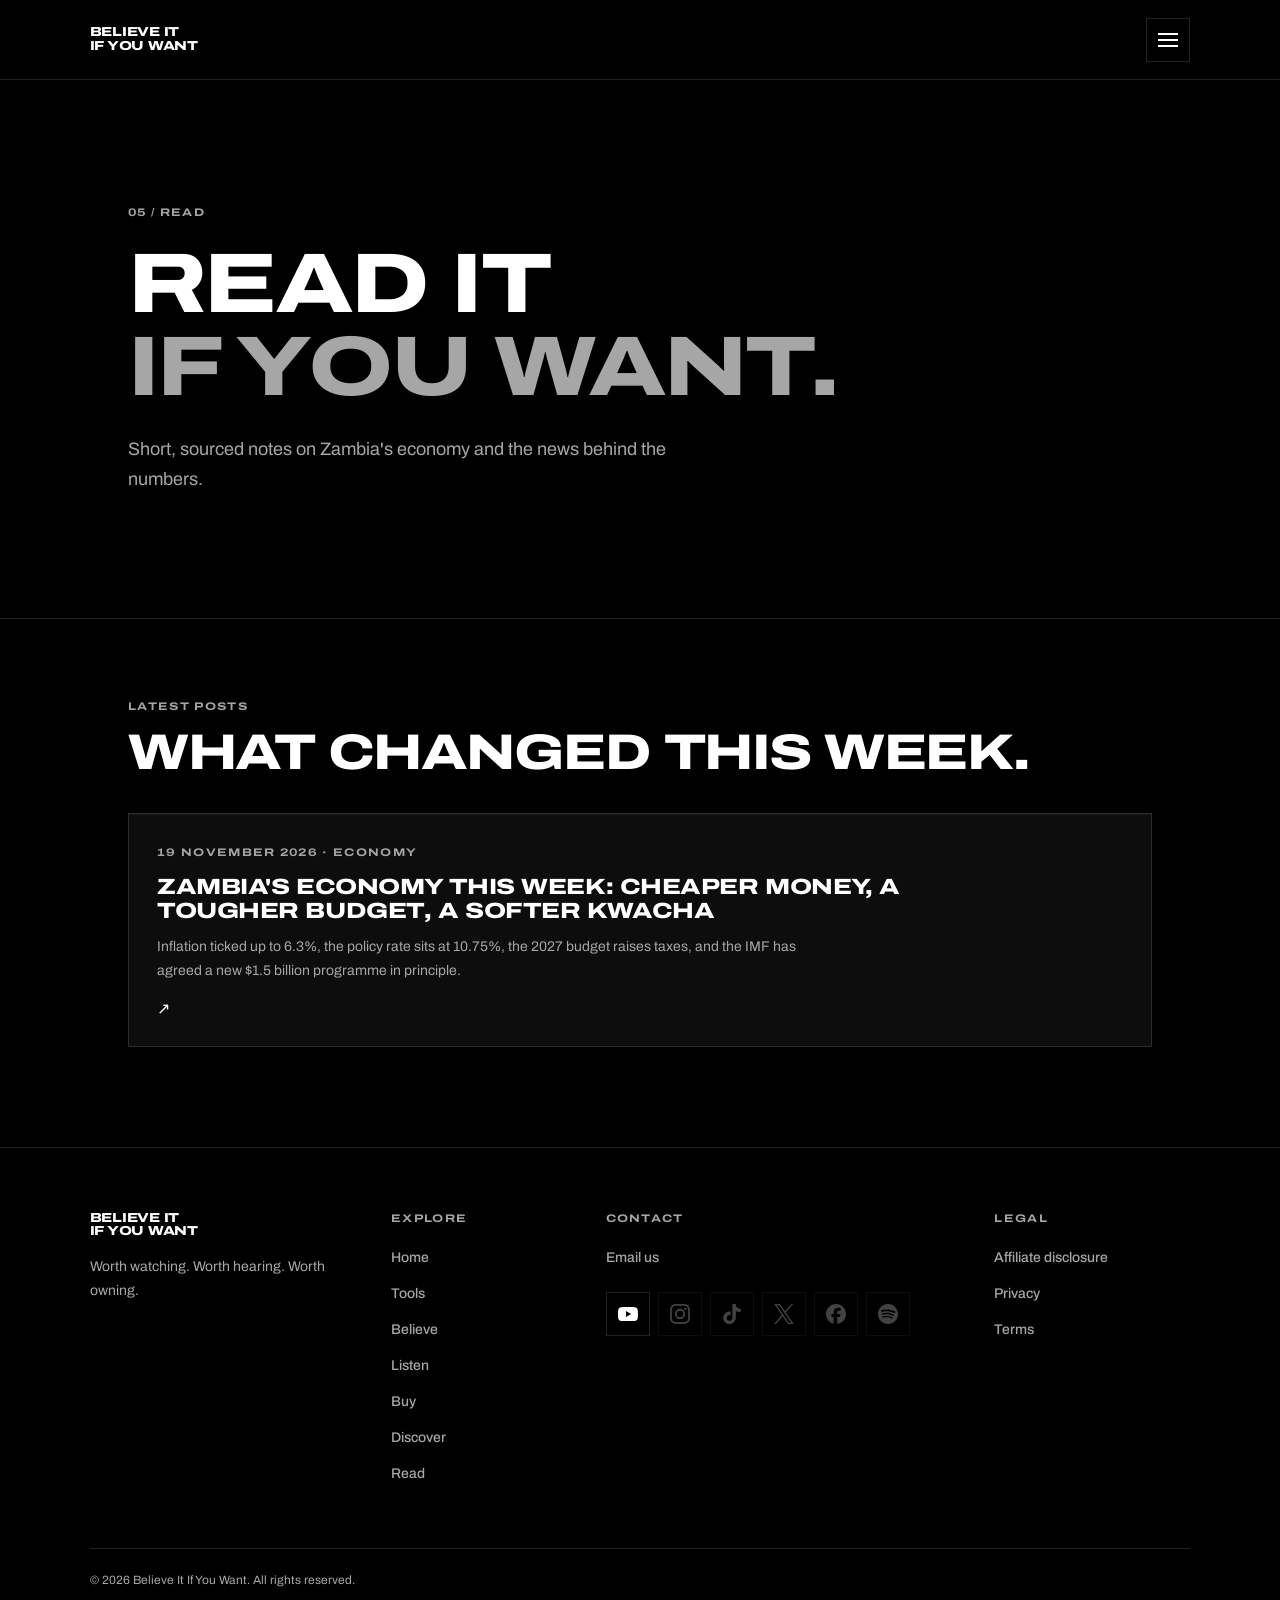
<file: blog.html>
<!doctype html>
<html lang="en">
<head>
<meta charset="utf-8">
<meta name="viewport" content="width=device-width,initial-scale=1">
<title>Read It If You Want</title>
<meta name="description" content="Short, sourced notes on Zambia&#x27;s economy and the news behind the numbers.">
<link rel="icon" href="favicon.svg" type="image/svg+xml">
<meta property="og:type" content="website">
<meta property="og:site_name" content="Believe It If You Want">
<meta property="og:title" content="Read It If You Want">
<meta property="og:description" content="Short, sourced notes on Zambia&#x27;s economy and the news behind the numbers.">
<meta property="og:image" content="https://blazely590.github.io/Believe-it-if-you-want/og.png">
<meta name="twitter:card" content="summary_large_image">
<link rel="stylesheet" href="styles.css">
</head>
<body>
<header>
  <a class="brand" href="index.html" aria-label="Believe it if you want, home"><span>Believe it</span><span>if you want</span></a>
  <button class="menu" type="button" aria-label="Menu" title="Menu" aria-expanded="false" aria-controls="site-nav">
    <svg width="20" height="14" viewBox="0 0 20 14" fill="none" stroke="currentColor" stroke-width="2" aria-hidden="true"><path d="M0 1h20M0 7h20M0 13h20"/></svg>
  </button>
  <nav id="site-nav" aria-label="Main menu">
    <div class="drawer-head"><small>Menu</small><button class="close" type="button" aria-label="Close menu"><svg width="16" height="16" viewBox="0 0 16 16" fill="none" stroke="currentColor" stroke-width="2" aria-hidden="true"><path d="M1 1l14 14M15 1L1 15"/></svg></button></div>
    <a href="index.html">Home</a>
    <a href="tools.html">Tools</a>
    <a href="believe.html">Believe</a>
    <a href="listen.html">Listen</a>
    <a href="shop.html">Buy</a>
    <a href="affiliates.html">Discover</a>
    <a href="blog.html" aria-current="page">Read</a>
  </nav>
  <div class="scrim"></div>
</header>
<main>
  <section class="hero">
    <p class="tag">05 / Read</p>
    <h1>Read it<br><em>if you want.</em></h1>
    <p class="intro">Short, sourced notes on Zambia's economy and the news behind the numbers.</p>
  </section>
  <section class="section">
    <p class="tag">Latest posts</p>
    <h2>What changed this week.</h2>
    <div class="posts">
      <a class="post-row" href="zambia-economy-2026-11-19.html">
        <small>19 November 2026 · Economy</small>
        <h3>Zambia's economy this week: cheaper money, a tougher budget, a softer kwacha</h3>
        <p>Inflation ticked up to 6.3%, the policy rate sits at 10.75%, the 2027 budget raises taxes, and the IMF has agreed a new $1.5 billion programme in principle.</p>
        <span class="arrow" aria-hidden="true">↗</span>
      </a>
    </div>
  </section>
</main>
<footer>
  <div class="footer-grid">
    <div class="footer-col footer-brand">
      <div class="brand"><span>Believe it</span><span>if you want</span></div>
      <p>Worth watching. Worth hearing. Worth owning.</p>
    </div>
    <div class="footer-col">
      <p class="tag">Explore</p>
      <ul>
        <li><a href="index.html">Home</a></li>
        <li><a href="tools.html">Tools</a></li>
        <li><a href="believe.html">Believe</a></li>
        <li><a href="listen.html">Listen</a></li>
        <li><a href="shop.html">Buy</a></li>
        <li><a href="affiliates.html">Discover</a></li>
        <li><a href="blog.html">Read</a></li>
      </ul>
    </div>
    <div class="footer-col">
      <p class="tag">Contact</p>
      <ul>
        <li><a href="mailto:alexanderchaongopa@gmail.com">Email us</a></li>
      </ul>
      <div class="socials">
        <a class="social" href="https://youtube.com/@biiuwant" target="_blank" rel="noopener" aria-label="YouTube (opens in a new tab)" title="YouTube"><svg width="20" height="20" viewBox="0 0 24 24" fill="currentColor" aria-hidden="true"><path d="M23.498 6.186a3.016 3.016 0 0 0-2.122-2.136C19.505 3.545 12 3.545 12 3.545s-7.505 0-9.377.505A3.017 3.017 0 0 0 .502 6.186C0 8.07 0 12 0 12s0 3.93.502 5.814a3.016 3.016 0 0 0 2.122 2.136c1.871.505 9.376.505 9.376.505s7.505 0 9.377-.505a3.015 3.015 0 0 0 2.122-2.136C24 15.93 24 12 24 12s0-3.93-.502-5.814zM9.545 15.568V8.432L15.818 12l-6.273 3.568z"/></svg></a>
        <span class="social is-soon" role="img" aria-label="Instagram, coming soon" title="Instagram, coming soon"><svg width="20" height="20" viewBox="0 0 24 24" fill="currentColor" aria-hidden="true"><path d="M7.0301.084c-1.2768.0602-2.1487.264-2.911.5634-.7888.3075-1.4575.72-2.1228 1.3877-.6652.6677-1.075 1.3368-1.3802 2.127-.2954.7638-.4956 1.6365-.552 2.914-.0564 1.2775-.0689 1.6882-.0626 4.947.0062 3.2586.0206 3.6671.0825 4.9473.061 1.2765.264 2.1482.5635 2.9107.308.7889.72 1.4573 1.388 2.1228.6679.6655 1.3365 1.0743 2.1285 1.38.7632.295 1.6361.4961 2.9134.552 1.2773.056 1.6884.069 4.9462.0627 3.2578-.0062 3.668-.0207 4.9478-.0814 1.28-.0607 2.147-.2652 2.9098-.5633.7889-.3086 1.4578-.72 2.1228-1.3881.665-.6682 1.0745-1.3378 1.3795-2.1284.2957-.7632.4966-1.636.552-2.9124.056-1.2809.0692-1.6898.063-4.948-.0063-3.2583-.021-3.6668-.0817-4.9465-.0607-1.2797-.264-2.1487-.5633-2.9117-.3084-.7889-.72-1.4568-1.3876-2.1228C21.2982 1.33 20.628.9208 19.8378.6165 19.074.321 18.2017.1197 16.9244.0645 15.6471.0093 15.236-.005 11.977.0014 8.718.0076 8.31.0215 7.0301.0839m.1402 21.6932c-1.17-.0509-1.8053-.2453-2.2287-.408-.5606-.216-.96-.4771-1.3819-.895-.422-.4178-.6811-.8186-.9-1.378-.1644-.4234-.3624-1.058-.4171-2.228-.0595-1.2645-.072-1.6442-.079-4.848-.007-3.2037.0053-3.583.0607-4.848.05-1.169.2456-1.805.408-2.2282.216-.5613.4762-.96.895-1.3816.4188-.4217.8184-.6814 1.3783-.9003.423-.1651 1.0575-.3614 2.227-.4171 1.2655-.06 1.6447-.072 4.848-.079 3.2033-.007 3.5835.005 4.8495.0608 1.169.0508 1.8053.2445 2.228.408.5608.216.96.4754 1.3816.895.4217.4194.6816.8176.9005 1.3787.1653.4217.3617 1.056.4169 2.2263.0602 1.2655.0739 1.645.0796 4.848.0058 3.203-.0055 3.5834-.061 4.848-.051 1.17-.245 1.8055-.408 2.2294-.216.5604-.4763.96-.8954 1.3814-.419.4215-.8181.6811-1.3783.9-.4224.1649-1.0577.3617-2.2262.4174-1.2656.0595-1.6448.072-4.8493.079-3.2045.007-3.5825-.006-4.848-.0608M16.953 5.5864A1.44 1.44 0 1 0 18.39 4.144a1.44 1.44 0 0 0-1.437 1.4424M5.8385 12.012c.0067 3.4032 2.7706 6.1557 6.173 6.1493 3.4026-.0065 6.157-2.7701 6.1506-6.1733-.0065-3.4032-2.771-6.1565-6.174-6.1498-3.403.0067-6.156 2.771-6.1496 6.1738M8 12.0077a4 4 0 1 1 4.008 3.9921A3.9996 3.9996 0 0 1 8 12.0077"/></svg></span>
        <span class="social is-soon" role="img" aria-label="TikTok, coming soon" title="TikTok, coming soon"><svg width="20" height="20" viewBox="0 0 24 24" fill="currentColor" aria-hidden="true"><path d="M12.525.02c1.31-.02 2.61-.01 3.91-.02.08 1.53.63 3.09 1.75 4.17 1.12 1.11 2.7 1.62 4.24 1.79v4.03c-1.44-.05-2.89-.35-4.2-.97-.57-.26-1.1-.59-1.62-.93-.01 2.92.01 5.84-.02 8.75-.08 1.4-.54 2.79-1.35 3.94-1.31 1.92-3.58 3.17-5.91 3.21-1.43.08-2.86-.31-4.08-1.03-2.02-1.19-3.44-3.37-3.65-5.71-.02-.5-.03-1-.01-1.49.18-1.9 1.12-3.72 2.58-4.96 1.66-1.44 3.98-2.13 6.15-1.72.02 1.48-.04 2.96-.04 4.44-.99-.32-2.15-.23-3.02.37-.63.41-1.11 1.04-1.36 1.75-.21.51-.15 1.07-.14 1.61.24 1.64 1.82 3.02 3.5 2.87 1.12-.01 2.19-.66 2.77-1.61.19-.33.4-.67.41-1.06.1-1.79.06-3.57.07-5.36.01-4.03-.01-8.05.02-12.07z"/></svg></span>
        <span class="social is-soon" role="img" aria-label="X, coming soon" title="X, coming soon"><svg width="20" height="20" viewBox="0 0 24 24" fill="currentColor" aria-hidden="true"><path d="M14.234 10.162 22.977 0h-2.072l-7.591 8.824L7.251 0H.258l9.168 13.343L.258 24H2.33l8.016-9.318L16.749 24h6.993zm-2.837 3.299-.929-1.329L3.076 1.56h3.182l5.965 8.532.929 1.329 7.754 11.09h-3.182z"/></svg></span>
        <span class="social is-soon" role="img" aria-label="Facebook, coming soon" title="Facebook, coming soon"><svg width="20" height="20" viewBox="0 0 24 24" fill="currentColor" aria-hidden="true"><path d="M9.101 23.691v-7.98H6.627v-3.667h2.474v-1.58c0-4.085 1.848-5.978 5.858-5.978.401 0 .955.042 1.468.103a8.68 8.68 0 0 1 1.141.195v3.325a8.623 8.623 0 0 0-.653-.036 26.805 26.805 0 0 0-.733-.009c-.707 0-1.259.096-1.675.309a1.686 1.686 0 0 0-.679.622c-.258.42-.374.995-.374 1.752v1.297h3.919l-.386 2.103-.287 1.564h-3.246v8.245C19.396 23.238 24 18.179 24 12.044c0-6.627-5.373-12-12-12s-12 5.373-12 12c0 5.628 3.874 10.35 9.101 11.647Z"/></svg></span>
        <span class="social is-soon" role="img" aria-label="Spotify, coming soon" title="Spotify, coming soon"><svg width="20" height="20" viewBox="0 0 24 24" fill="currentColor" aria-hidden="true"><path d="M12 0C5.4 0 0 5.4 0 12s5.4 12 12 12 12-5.4 12-12S18.66 0 12 0zm5.521 17.34c-.24.359-.66.48-1.021.24-2.82-1.74-6.36-2.101-10.561-1.141-.418.122-.779-.179-.899-.539-.12-.421.18-.78.54-.9 4.56-1.021 8.52-.6 11.64 1.32.42.18.479.659.301 1.02zm1.44-3.3c-.301.42-.841.6-1.262.3-3.239-1.98-8.159-2.58-11.939-1.38-.479.12-1.02-.12-1.14-.6-.12-.48.12-1.021.6-1.141C9.6 9.9 15 10.561 18.72 12.84c.361.181.54.78.241 1.2zm.12-3.36C15.24 8.4 8.82 8.16 5.16 9.301c-.6.179-1.2-.181-1.38-.721-.18-.601.18-1.2.72-1.381 4.26-1.26 11.28-1.02 15.721 1.621.539.3.719 1.02.419 1.56-.299.421-1.02.599-1.559.3z"/></svg></span>
      </div>
    </div>
    <div class="footer-col">
      <p class="tag">Legal</p>
      <ul>
        <li><a href="legal.html#affiliate">Affiliate disclosure</a></li>
        <li><a href="legal.html#privacy">Privacy</a></li>
        <li><a href="legal.html#terms">Terms</a></li>
      </ul>
    </div>
  </div>
  <div class="footer-bottom">
    <p>© <span id="year"></span> Believe It If You Want. All rights reserved.</p>
  </div>
</footer>
<script src="script.js"></script>
</body>
</html>
</file>
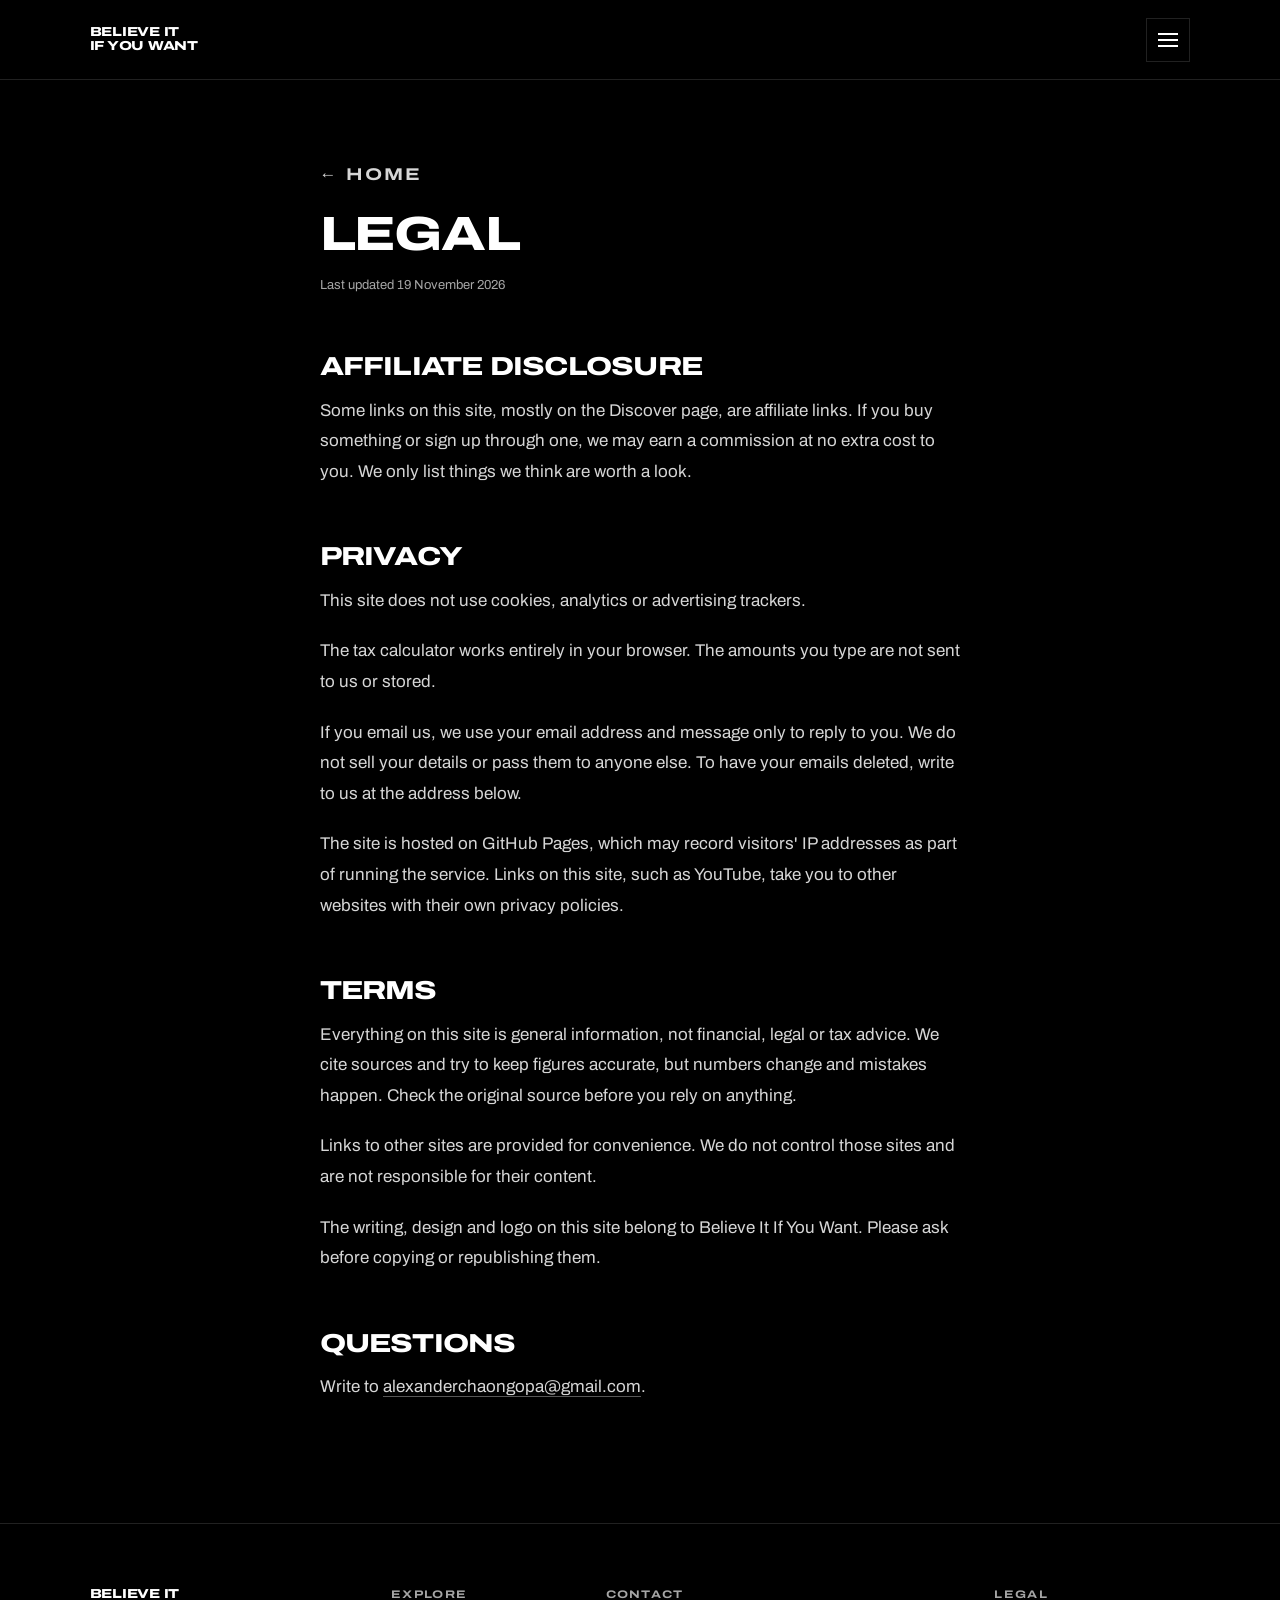
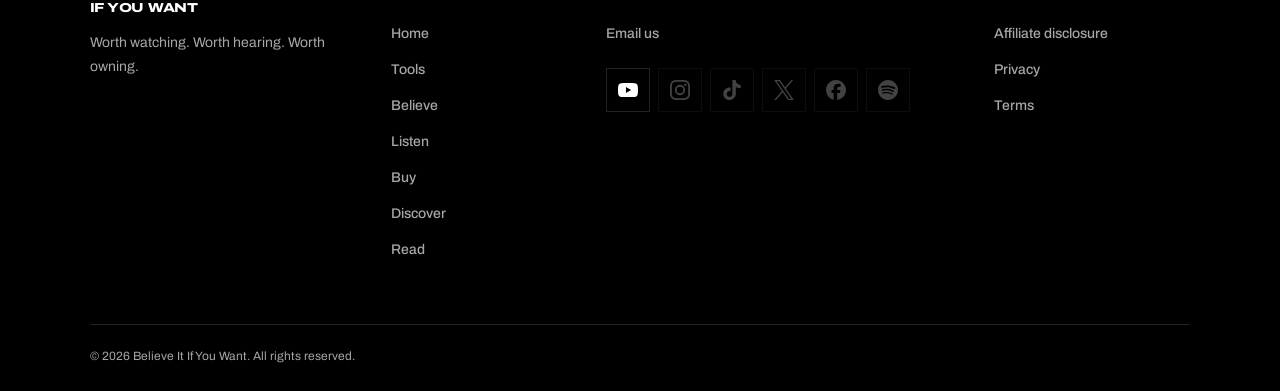
<file: legal.html>
<!doctype html>
<html lang="en">
<head>
<meta charset="utf-8">
<meta name="viewport" content="width=device-width,initial-scale=1">
<title>Legal — Believe It If You Want</title>
<meta name="description" content="Affiliate disclosure, privacy and terms for Believe It If You Want.">
<link rel="icon" href="favicon.svg" type="image/svg+xml">
<meta property="og:type" content="website">
<meta property="og:site_name" content="Believe It If You Want">
<meta property="og:title" content="Legal — Believe It If You Want">
<meta property="og:description" content="Affiliate disclosure, privacy and terms for Believe It If You Want.">
<meta property="og:image" content="https://blazely590.github.io/Believe-it-if-you-want/og.png">
<meta name="twitter:card" content="summary_large_image">
<link rel="stylesheet" href="styles.css">
</head>
<body>
<header>
  <a class="brand" href="index.html" aria-label="Believe it if you want, home"><span>Believe it</span><span>if you want</span></a>
  <button class="menu" type="button" aria-label="Menu" title="Menu" aria-expanded="false" aria-controls="site-nav">
    <svg width="20" height="14" viewBox="0 0 20 14" fill="none" stroke="currentColor" stroke-width="2" aria-hidden="true"><path d="M0 1h20M0 7h20M0 13h20"/></svg>
  </button>
  <nav id="site-nav" aria-label="Main menu">
    <div class="drawer-head"><small>Menu</small><button class="close" type="button" aria-label="Close menu"><svg width="16" height="16" viewBox="0 0 16 16" fill="none" stroke="currentColor" stroke-width="2" aria-hidden="true"><path d="M1 1l14 14M15 1L1 15"/></svg></button></div>
    <a href="index.html">Home</a>
    <a href="tools.html">Tools</a>
    <a href="believe.html">Believe</a>
    <a href="listen.html">Listen</a>
    <a href="shop.html">Buy</a>
    <a href="affiliates.html">Discover</a>
    <a href="blog.html">Read</a>
  </nav>
  <div class="scrim"></div>
</header>
<main>
  <article class="article">
    <p class="tag"><a href="index.html">← Home</a></p>
    <h1>Legal</h1>
    <p class="meta">Last updated 19 November 2026</p>

    <h2 id="affiliate">Affiliate disclosure</h2>
    <p>Some links on this site, mostly on the Discover page, are affiliate links. If you buy something or sign up through one, we may earn a commission at no extra cost to you. We only list things we think are worth a look.</p>

    <h2 id="privacy">Privacy</h2>
    <p>This site does not use cookies, analytics or advertising trackers.</p>
    <p>The tax calculator works entirely in your browser. The amounts you type are not sent to us or stored.</p>
    <p>If you email us, we use your email address and message only to reply to you. We do not sell your details or pass them to anyone else. To have your emails deleted, write to us at the address below.</p>
    <p>The site is hosted on GitHub Pages, which may record visitors' IP addresses as part of running the service. Links on this site, such as YouTube, take you to other websites with their own privacy policies.</p>

    <h2 id="terms">Terms</h2>
    <p>Everything on this site is general information, not financial, legal or tax advice. We cite sources and try to keep figures accurate, but numbers change and mistakes happen. Check the original source before you rely on anything.</p>
    <p>Links to other sites are provided for convenience. We do not control those sites and are not responsible for their content.</p>
    <p>The writing, design and logo on this site belong to Believe It If You Want. Please ask before copying or republishing them.</p>

    <h2 id="contact">Questions</h2>
    <p>Write to <a class="inline" href="mailto:alexanderchaongopa@gmail.com">alexanderchaongopa@gmail.com</a>.</p>
  </article>
</main>
<footer>
  <div class="footer-grid">
    <div class="footer-col footer-brand">
      <div class="brand"><span>Believe it</span><span>if you want</span></div>
      <p>Worth watching. Worth hearing. Worth owning.</p>
    </div>
    <div class="footer-col">
      <p class="tag">Explore</p>
      <ul>
        <li><a href="index.html">Home</a></li>
        <li><a href="tools.html">Tools</a></li>
        <li><a href="believe.html">Believe</a></li>
        <li><a href="listen.html">Listen</a></li>
        <li><a href="shop.html">Buy</a></li>
        <li><a href="affiliates.html">Discover</a></li>
        <li><a href="blog.html">Read</a></li>
      </ul>
    </div>
    <div class="footer-col">
      <p class="tag">Contact</p>
      <ul>
        <li><a href="mailto:alexanderchaongopa@gmail.com">Email us</a></li>
      </ul>
      <div class="socials">
        <a class="social" href="https://youtube.com/@biiuwant" target="_blank" rel="noopener" aria-label="YouTube (opens in a new tab)" title="YouTube"><svg width="20" height="20" viewBox="0 0 24 24" fill="currentColor" aria-hidden="true"><path d="M23.498 6.186a3.016 3.016 0 0 0-2.122-2.136C19.505 3.545 12 3.545 12 3.545s-7.505 0-9.377.505A3.017 3.017 0 0 0 .502 6.186C0 8.07 0 12 0 12s0 3.93.502 5.814a3.016 3.016 0 0 0 2.122 2.136c1.871.505 9.376.505 9.376.505s7.505 0 9.377-.505a3.015 3.015 0 0 0 2.122-2.136C24 15.93 24 12 24 12s0-3.93-.502-5.814zM9.545 15.568V8.432L15.818 12l-6.273 3.568z"/></svg></a>
        <span class="social is-soon" role="img" aria-label="Instagram, coming soon" title="Instagram, coming soon"><svg width="20" height="20" viewBox="0 0 24 24" fill="currentColor" aria-hidden="true"><path d="M7.0301.084c-1.2768.0602-2.1487.264-2.911.5634-.7888.3075-1.4575.72-2.1228 1.3877-.6652.6677-1.075 1.3368-1.3802 2.127-.2954.7638-.4956 1.6365-.552 2.914-.0564 1.2775-.0689 1.6882-.0626 4.947.0062 3.2586.0206 3.6671.0825 4.9473.061 1.2765.264 2.1482.5635 2.9107.308.7889.72 1.4573 1.388 2.1228.6679.6655 1.3365 1.0743 2.1285 1.38.7632.295 1.6361.4961 2.9134.552 1.2773.056 1.6884.069 4.9462.0627 3.2578-.0062 3.668-.0207 4.9478-.0814 1.28-.0607 2.147-.2652 2.9098-.5633.7889-.3086 1.4578-.72 2.1228-1.3881.665-.6682 1.0745-1.3378 1.3795-2.1284.2957-.7632.4966-1.636.552-2.9124.056-1.2809.0692-1.6898.063-4.948-.0063-3.2583-.021-3.6668-.0817-4.9465-.0607-1.2797-.264-2.1487-.5633-2.9117-.3084-.7889-.72-1.4568-1.3876-2.1228C21.2982 1.33 20.628.9208 19.8378.6165 19.074.321 18.2017.1197 16.9244.0645 15.6471.0093 15.236-.005 11.977.0014 8.718.0076 8.31.0215 7.0301.0839m.1402 21.6932c-1.17-.0509-1.8053-.2453-2.2287-.408-.5606-.216-.96-.4771-1.3819-.895-.422-.4178-.6811-.8186-.9-1.378-.1644-.4234-.3624-1.058-.4171-2.228-.0595-1.2645-.072-1.6442-.079-4.848-.007-3.2037.0053-3.583.0607-4.848.05-1.169.2456-1.805.408-2.2282.216-.5613.4762-.96.895-1.3816.4188-.4217.8184-.6814 1.3783-.9003.423-.1651 1.0575-.3614 2.227-.4171 1.2655-.06 1.6447-.072 4.848-.079 3.2033-.007 3.5835.005 4.8495.0608 1.169.0508 1.8053.2445 2.228.408.5608.216.96.4754 1.3816.895.4217.4194.6816.8176.9005 1.3787.1653.4217.3617 1.056.4169 2.2263.0602 1.2655.0739 1.645.0796 4.848.0058 3.203-.0055 3.5834-.061 4.848-.051 1.17-.245 1.8055-.408 2.2294-.216.5604-.4763.96-.8954 1.3814-.419.4215-.8181.6811-1.3783.9-.4224.1649-1.0577.3617-2.2262.4174-1.2656.0595-1.6448.072-4.8493.079-3.2045.007-3.5825-.006-4.848-.0608M16.953 5.5864A1.44 1.44 0 1 0 18.39 4.144a1.44 1.44 0 0 0-1.437 1.4424M5.8385 12.012c.0067 3.4032 2.7706 6.1557 6.173 6.1493 3.4026-.0065 6.157-2.7701 6.1506-6.1733-.0065-3.4032-2.771-6.1565-6.174-6.1498-3.403.0067-6.156 2.771-6.1496 6.1738M8 12.0077a4 4 0 1 1 4.008 3.9921A3.9996 3.9996 0 0 1 8 12.0077"/></svg></span>
        <span class="social is-soon" role="img" aria-label="TikTok, coming soon" title="TikTok, coming soon"><svg width="20" height="20" viewBox="0 0 24 24" fill="currentColor" aria-hidden="true"><path d="M12.525.02c1.31-.02 2.61-.01 3.91-.02.08 1.53.63 3.09 1.75 4.17 1.12 1.11 2.7 1.62 4.24 1.79v4.03c-1.44-.05-2.89-.35-4.2-.97-.57-.26-1.1-.59-1.62-.93-.01 2.92.01 5.84-.02 8.75-.08 1.4-.54 2.79-1.35 3.94-1.31 1.92-3.58 3.17-5.91 3.21-1.43.08-2.86-.31-4.08-1.03-2.02-1.19-3.44-3.37-3.65-5.71-.02-.5-.03-1-.01-1.49.18-1.9 1.12-3.72 2.58-4.96 1.66-1.44 3.98-2.13 6.15-1.72.02 1.48-.04 2.96-.04 4.44-.99-.32-2.15-.23-3.02.37-.63.41-1.11 1.04-1.36 1.75-.21.51-.15 1.07-.14 1.61.24 1.64 1.82 3.02 3.5 2.87 1.12-.01 2.19-.66 2.77-1.61.19-.33.4-.67.41-1.06.1-1.79.06-3.57.07-5.36.01-4.03-.01-8.05.02-12.07z"/></svg></span>
        <span class="social is-soon" role="img" aria-label="X, coming soon" title="X, coming soon"><svg width="20" height="20" viewBox="0 0 24 24" fill="currentColor" aria-hidden="true"><path d="M14.234 10.162 22.977 0h-2.072l-7.591 8.824L7.251 0H.258l9.168 13.343L.258 24H2.33l8.016-9.318L16.749 24h6.993zm-2.837 3.299-.929-1.329L3.076 1.56h3.182l5.965 8.532.929 1.329 7.754 11.09h-3.182z"/></svg></span>
        <span class="social is-soon" role="img" aria-label="Facebook, coming soon" title="Facebook, coming soon"><svg width="20" height="20" viewBox="0 0 24 24" fill="currentColor" aria-hidden="true"><path d="M9.101 23.691v-7.98H6.627v-3.667h2.474v-1.58c0-4.085 1.848-5.978 5.858-5.978.401 0 .955.042 1.468.103a8.68 8.68 0 0 1 1.141.195v3.325a8.623 8.623 0 0 0-.653-.036 26.805 26.805 0 0 0-.733-.009c-.707 0-1.259.096-1.675.309a1.686 1.686 0 0 0-.679.622c-.258.42-.374.995-.374 1.752v1.297h3.919l-.386 2.103-.287 1.564h-3.246v8.245C19.396 23.238 24 18.179 24 12.044c0-6.627-5.373-12-12-12s-12 5.373-12 12c0 5.628 3.874 10.35 9.101 11.647Z"/></svg></span>
        <span class="social is-soon" role="img" aria-label="Spotify, coming soon" title="Spotify, coming soon"><svg width="20" height="20" viewBox="0 0 24 24" fill="currentColor" aria-hidden="true"><path d="M12 0C5.4 0 0 5.4 0 12s5.4 12 12 12 12-5.4 12-12S18.66 0 12 0zm5.521 17.34c-.24.359-.66.48-1.021.24-2.82-1.74-6.36-2.101-10.561-1.141-.418.122-.779-.179-.899-.539-.12-.421.18-.78.54-.9 4.56-1.021 8.52-.6 11.64 1.32.42.18.479.659.301 1.02zm1.44-3.3c-.301.42-.841.6-1.262.3-3.239-1.98-8.159-2.58-11.939-1.38-.479.12-1.02-.12-1.14-.6-.12-.48.12-1.021.6-1.141C9.6 9.9 15 10.561 18.72 12.84c.361.181.54.78.241 1.2zm.12-3.36C15.24 8.4 8.82 8.16 5.16 9.301c-.6.179-1.2-.181-1.38-.721-.18-.601.18-1.2.72-1.381 4.26-1.26 11.28-1.02 15.721 1.621.539.3.719 1.02.419 1.56-.299.421-1.02.599-1.559.3z"/></svg></span>
      </div>
    </div>
    <div class="footer-col">
      <p class="tag">Legal</p>
      <ul>
        <li><a href="legal.html#affiliate">Affiliate disclosure</a></li>
        <li><a href="legal.html#privacy">Privacy</a></li>
        <li><a href="legal.html#terms">Terms</a></li>
      </ul>
    </div>
  </div>
  <div class="footer-bottom">
    <p>© <span id="year"></span> Believe It If You Want. All rights reserved.</p>
  </div>
</footer>
<script src="script.js"></script>
</body>
</html>
</file>
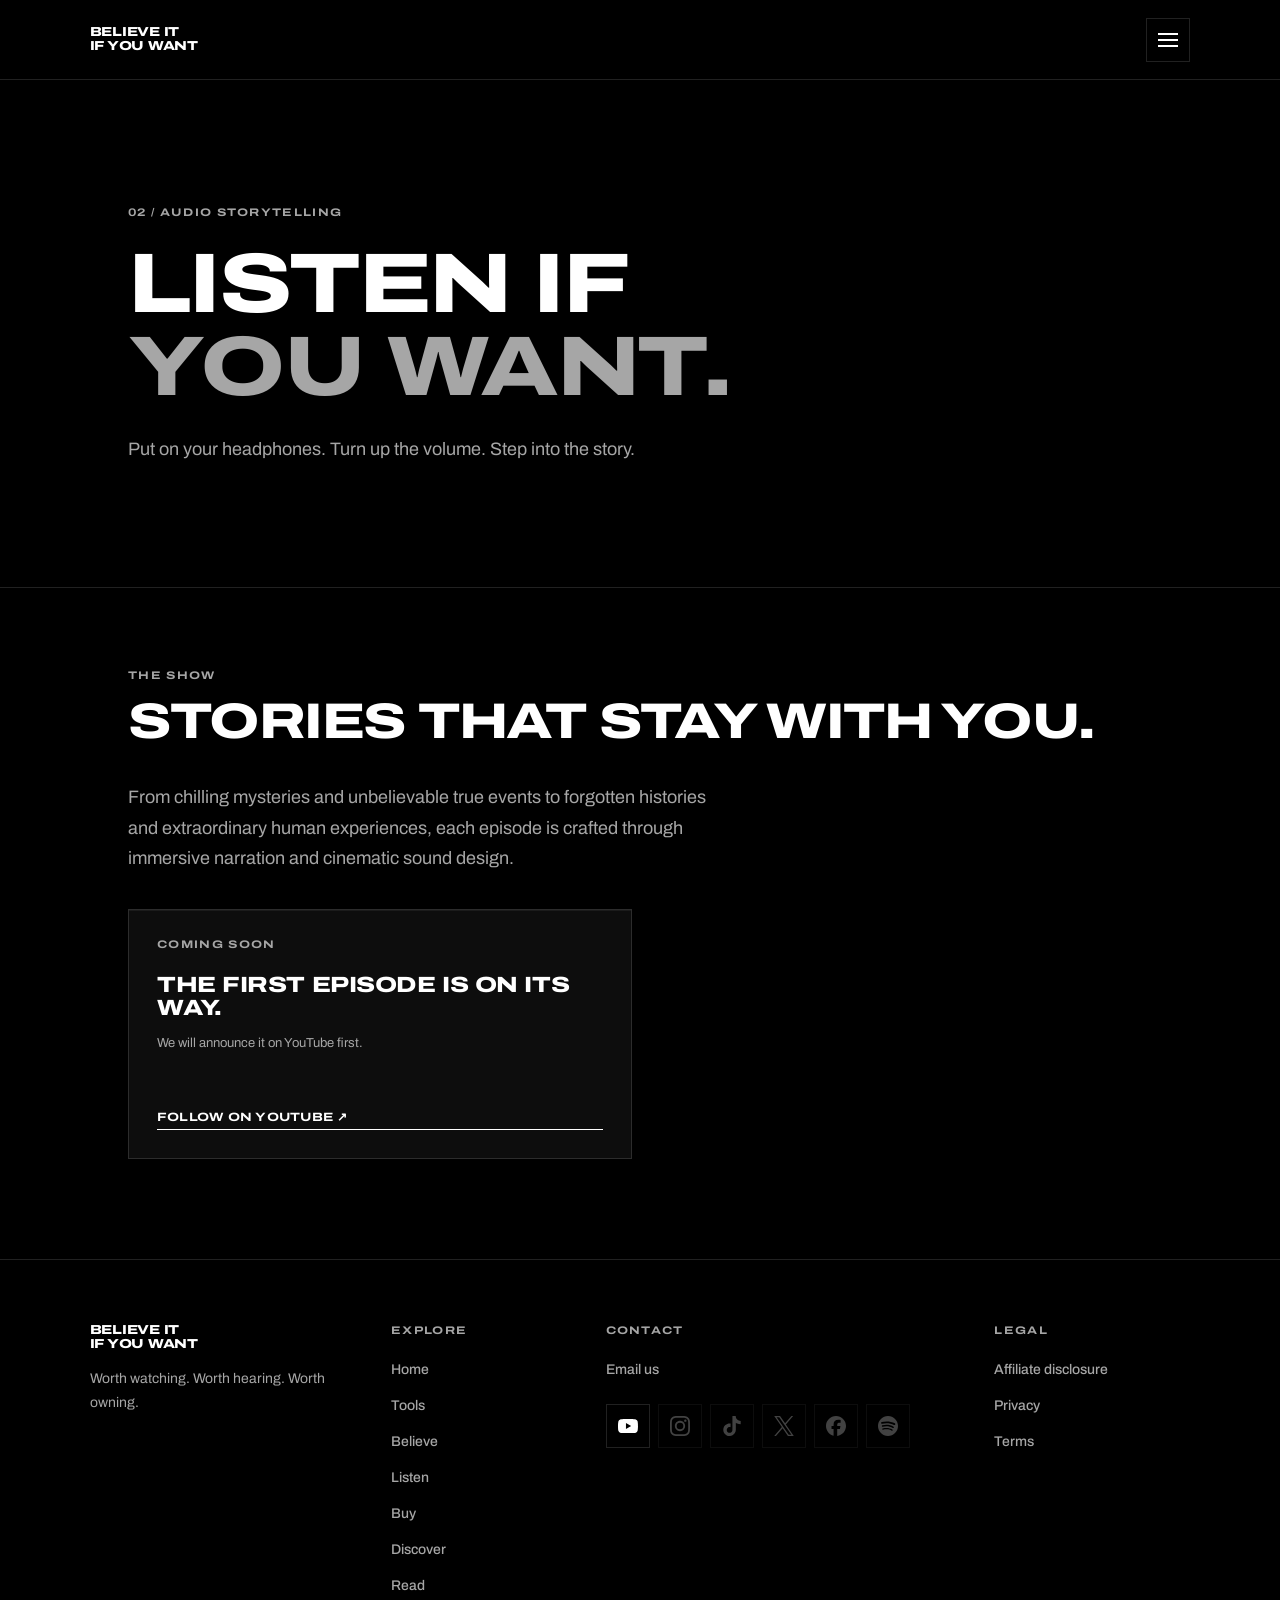
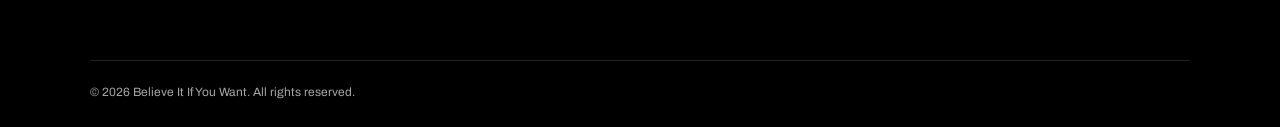
<file: listen.html>
<!doctype html>
<html lang="en">
<head>
<meta charset="utf-8">
<meta name="viewport" content="width=device-width,initial-scale=1">
<title>Listen If You Want</title>
<meta name="description" content="Immersive audio storytelling is on its way.">
<link rel="icon" href="favicon.svg" type="image/svg+xml">
<meta property="og:type" content="website">
<meta property="og:site_name" content="Believe It If You Want">
<meta property="og:title" content="Listen If You Want">
<meta property="og:description" content="Immersive audio storytelling is on its way.">
<meta property="og:image" content="https://blazely590.github.io/Believe-it-if-you-want/og.png">
<meta name="twitter:card" content="summary_large_image">
<link rel="stylesheet" href="styles.css">
</head>
<body>
<header>
  <a class="brand" href="index.html" aria-label="Believe it if you want, home"><span>Believe it</span><span>if you want</span></a>
  <button class="menu" type="button" aria-label="Menu" title="Menu" aria-expanded="false" aria-controls="site-nav">
    <svg width="20" height="14" viewBox="0 0 20 14" fill="none" stroke="currentColor" stroke-width="2" aria-hidden="true"><path d="M0 1h20M0 7h20M0 13h20"/></svg>
  </button>
  <nav id="site-nav" aria-label="Main menu">
    <div class="drawer-head"><small>Menu</small><button class="close" type="button" aria-label="Close menu"><svg width="16" height="16" viewBox="0 0 16 16" fill="none" stroke="currentColor" stroke-width="2" aria-hidden="true"><path d="M1 1l14 14M15 1L1 15"/></svg></button></div>
    <a href="index.html">Home</a>
    <a href="tools.html">Tools</a>
    <a href="believe.html">Believe</a>
    <a href="listen.html" aria-current="page">Listen</a>
    <a href="shop.html">Buy</a>
    <a href="affiliates.html">Discover</a>
    <a href="blog.html">Read</a>
  </nav>
  <div class="scrim"></div>
</header>
<main>
  <section class="hero">
    <p class="tag">02 / Audio storytelling</p>
    <h1>Listen if<br><em>you want.</em></h1>
    <p class="intro">Put on your headphones. Turn up the volume. Step into the story.</p>
  </section>
  <section class="section">
    <p class="tag">The show</p>
    <h2>Stories that stay with you.</h2>
    <p class="intro">From chilling mysteries and unbelievable true events to forgotten histories and extraordinary human experiences, each episode is crafted through immersive narration and cinematic sound design.</p>
    <div class="grid two" style="margin-top:35px">
      <article class="tile">
        <small>Coming soon</small>
        <h3>The first episode is on its way.</h3>
        <p>We will announce it on YouTube first.</p>
        <a class="link" href="https://youtube.com/@biiuwant" target="_blank" rel="noopener">Follow on YouTube ↗</a>
      </article>
    </div>
  </section>
</main>
<footer>
  <div class="footer-grid">
    <div class="footer-col footer-brand">
      <div class="brand"><span>Believe it</span><span>if you want</span></div>
      <p>Worth watching. Worth hearing. Worth owning.</p>
    </div>
    <div class="footer-col">
      <p class="tag">Explore</p>
      <ul>
        <li><a href="index.html">Home</a></li>
        <li><a href="tools.html">Tools</a></li>
        <li><a href="believe.html">Believe</a></li>
        <li><a href="listen.html">Listen</a></li>
        <li><a href="shop.html">Buy</a></li>
        <li><a href="affiliates.html">Discover</a></li>
        <li><a href="blog.html">Read</a></li>
      </ul>
    </div>
    <div class="footer-col">
      <p class="tag">Contact</p>
      <ul>
        <li><a href="mailto:alexanderchaongopa@gmail.com">Email us</a></li>
      </ul>
      <div class="socials">
        <a class="social" href="https://youtube.com/@biiuwant" target="_blank" rel="noopener" aria-label="YouTube (opens in a new tab)" title="YouTube"><svg width="20" height="20" viewBox="0 0 24 24" fill="currentColor" aria-hidden="true"><path d="M23.498 6.186a3.016 3.016 0 0 0-2.122-2.136C19.505 3.545 12 3.545 12 3.545s-7.505 0-9.377.505A3.017 3.017 0 0 0 .502 6.186C0 8.07 0 12 0 12s0 3.93.502 5.814a3.016 3.016 0 0 0 2.122 2.136c1.871.505 9.376.505 9.376.505s7.505 0 9.377-.505a3.015 3.015 0 0 0 2.122-2.136C24 15.93 24 12 24 12s0-3.93-.502-5.814zM9.545 15.568V8.432L15.818 12l-6.273 3.568z"/></svg></a>
        <span class="social is-soon" role="img" aria-label="Instagram, coming soon" title="Instagram, coming soon"><svg width="20" height="20" viewBox="0 0 24 24" fill="currentColor" aria-hidden="true"><path d="M7.0301.084c-1.2768.0602-2.1487.264-2.911.5634-.7888.3075-1.4575.72-2.1228 1.3877-.6652.6677-1.075 1.3368-1.3802 2.127-.2954.7638-.4956 1.6365-.552 2.914-.0564 1.2775-.0689 1.6882-.0626 4.947.0062 3.2586.0206 3.6671.0825 4.9473.061 1.2765.264 2.1482.5635 2.9107.308.7889.72 1.4573 1.388 2.1228.6679.6655 1.3365 1.0743 2.1285 1.38.7632.295 1.6361.4961 2.9134.552 1.2773.056 1.6884.069 4.9462.0627 3.2578-.0062 3.668-.0207 4.9478-.0814 1.28-.0607 2.147-.2652 2.9098-.5633.7889-.3086 1.4578-.72 2.1228-1.3881.665-.6682 1.0745-1.3378 1.3795-2.1284.2957-.7632.4966-1.636.552-2.9124.056-1.2809.0692-1.6898.063-4.948-.0063-3.2583-.021-3.6668-.0817-4.9465-.0607-1.2797-.264-2.1487-.5633-2.9117-.3084-.7889-.72-1.4568-1.3876-2.1228C21.2982 1.33 20.628.9208 19.8378.6165 19.074.321 18.2017.1197 16.9244.0645 15.6471.0093 15.236-.005 11.977.0014 8.718.0076 8.31.0215 7.0301.0839m.1402 21.6932c-1.17-.0509-1.8053-.2453-2.2287-.408-.5606-.216-.96-.4771-1.3819-.895-.422-.4178-.6811-.8186-.9-1.378-.1644-.4234-.3624-1.058-.4171-2.228-.0595-1.2645-.072-1.6442-.079-4.848-.007-3.2037.0053-3.583.0607-4.848.05-1.169.2456-1.805.408-2.2282.216-.5613.4762-.96.895-1.3816.4188-.4217.8184-.6814 1.3783-.9003.423-.1651 1.0575-.3614 2.227-.4171 1.2655-.06 1.6447-.072 4.848-.079 3.2033-.007 3.5835.005 4.8495.0608 1.169.0508 1.8053.2445 2.228.408.5608.216.96.4754 1.3816.895.4217.4194.6816.8176.9005 1.3787.1653.4217.3617 1.056.4169 2.2263.0602 1.2655.0739 1.645.0796 4.848.0058 3.203-.0055 3.5834-.061 4.848-.051 1.17-.245 1.8055-.408 2.2294-.216.5604-.4763.96-.8954 1.3814-.419.4215-.8181.6811-1.3783.9-.4224.1649-1.0577.3617-2.2262.4174-1.2656.0595-1.6448.072-4.8493.079-3.2045.007-3.5825-.006-4.848-.0608M16.953 5.5864A1.44 1.44 0 1 0 18.39 4.144a1.44 1.44 0 0 0-1.437 1.4424M5.8385 12.012c.0067 3.4032 2.7706 6.1557 6.173 6.1493 3.4026-.0065 6.157-2.7701 6.1506-6.1733-.0065-3.4032-2.771-6.1565-6.174-6.1498-3.403.0067-6.156 2.771-6.1496 6.1738M8 12.0077a4 4 0 1 1 4.008 3.9921A3.9996 3.9996 0 0 1 8 12.0077"/></svg></span>
        <span class="social is-soon" role="img" aria-label="TikTok, coming soon" title="TikTok, coming soon"><svg width="20" height="20" viewBox="0 0 24 24" fill="currentColor" aria-hidden="true"><path d="M12.525.02c1.31-.02 2.61-.01 3.91-.02.08 1.53.63 3.09 1.75 4.17 1.12 1.11 2.7 1.62 4.24 1.79v4.03c-1.44-.05-2.89-.35-4.2-.97-.57-.26-1.1-.59-1.62-.93-.01 2.92.01 5.84-.02 8.75-.08 1.4-.54 2.79-1.35 3.94-1.31 1.92-3.58 3.17-5.91 3.21-1.43.08-2.86-.31-4.08-1.03-2.02-1.19-3.44-3.37-3.65-5.71-.02-.5-.03-1-.01-1.49.18-1.9 1.12-3.72 2.58-4.96 1.66-1.44 3.98-2.13 6.15-1.72.02 1.48-.04 2.96-.04 4.44-.99-.32-2.15-.23-3.02.37-.63.41-1.11 1.04-1.36 1.75-.21.51-.15 1.07-.14 1.61.24 1.64 1.82 3.02 3.5 2.87 1.12-.01 2.19-.66 2.77-1.61.19-.33.4-.67.41-1.06.1-1.79.06-3.57.07-5.36.01-4.03-.01-8.05.02-12.07z"/></svg></span>
        <span class="social is-soon" role="img" aria-label="X, coming soon" title="X, coming soon"><svg width="20" height="20" viewBox="0 0 24 24" fill="currentColor" aria-hidden="true"><path d="M14.234 10.162 22.977 0h-2.072l-7.591 8.824L7.251 0H.258l9.168 13.343L.258 24H2.33l8.016-9.318L16.749 24h6.993zm-2.837 3.299-.929-1.329L3.076 1.56h3.182l5.965 8.532.929 1.329 7.754 11.09h-3.182z"/></svg></span>
        <span class="social is-soon" role="img" aria-label="Facebook, coming soon" title="Facebook, coming soon"><svg width="20" height="20" viewBox="0 0 24 24" fill="currentColor" aria-hidden="true"><path d="M9.101 23.691v-7.98H6.627v-3.667h2.474v-1.58c0-4.085 1.848-5.978 5.858-5.978.401 0 .955.042 1.468.103a8.68 8.68 0 0 1 1.141.195v3.325a8.623 8.623 0 0 0-.653-.036 26.805 26.805 0 0 0-.733-.009c-.707 0-1.259.096-1.675.309a1.686 1.686 0 0 0-.679.622c-.258.42-.374.995-.374 1.752v1.297h3.919l-.386 2.103-.287 1.564h-3.246v8.245C19.396 23.238 24 18.179 24 12.044c0-6.627-5.373-12-12-12s-12 5.373-12 12c0 5.628 3.874 10.35 9.101 11.647Z"/></svg></span>
        <span class="social is-soon" role="img" aria-label="Spotify, coming soon" title="Spotify, coming soon"><svg width="20" height="20" viewBox="0 0 24 24" fill="currentColor" aria-hidden="true"><path d="M12 0C5.4 0 0 5.4 0 12s5.4 12 12 12 12-5.4 12-12S18.66 0 12 0zm5.521 17.34c-.24.359-.66.48-1.021.24-2.82-1.74-6.36-2.101-10.561-1.141-.418.122-.779-.179-.899-.539-.12-.421.18-.78.54-.9 4.56-1.021 8.52-.6 11.64 1.32.42.18.479.659.301 1.02zm1.44-3.3c-.301.42-.841.6-1.262.3-3.239-1.98-8.159-2.58-11.939-1.38-.479.12-1.02-.12-1.14-.6-.12-.48.12-1.021.6-1.141C9.6 9.9 15 10.561 18.72 12.84c.361.181.54.78.241 1.2zm.12-3.36C15.24 8.4 8.82 8.16 5.16 9.301c-.6.179-1.2-.181-1.38-.721-.18-.601.18-1.2.72-1.381 4.26-1.26 11.28-1.02 15.721 1.621.539.3.719 1.02.419 1.56-.299.421-1.02.599-1.559.3z"/></svg></span>
      </div>
    </div>
    <div class="footer-col">
      <p class="tag">Legal</p>
      <ul>
        <li><a href="legal.html#affiliate">Affiliate disclosure</a></li>
        <li><a href="legal.html#privacy">Privacy</a></li>
        <li><a href="legal.html#terms">Terms</a></li>
      </ul>
    </div>
  </div>
  <div class="footer-bottom">
    <p>© <span id="year"></span> Believe It If You Want. All rights reserved.</p>
  </div>
</footer>
<script src="script.js"></script>
</body>
</html>
</file>
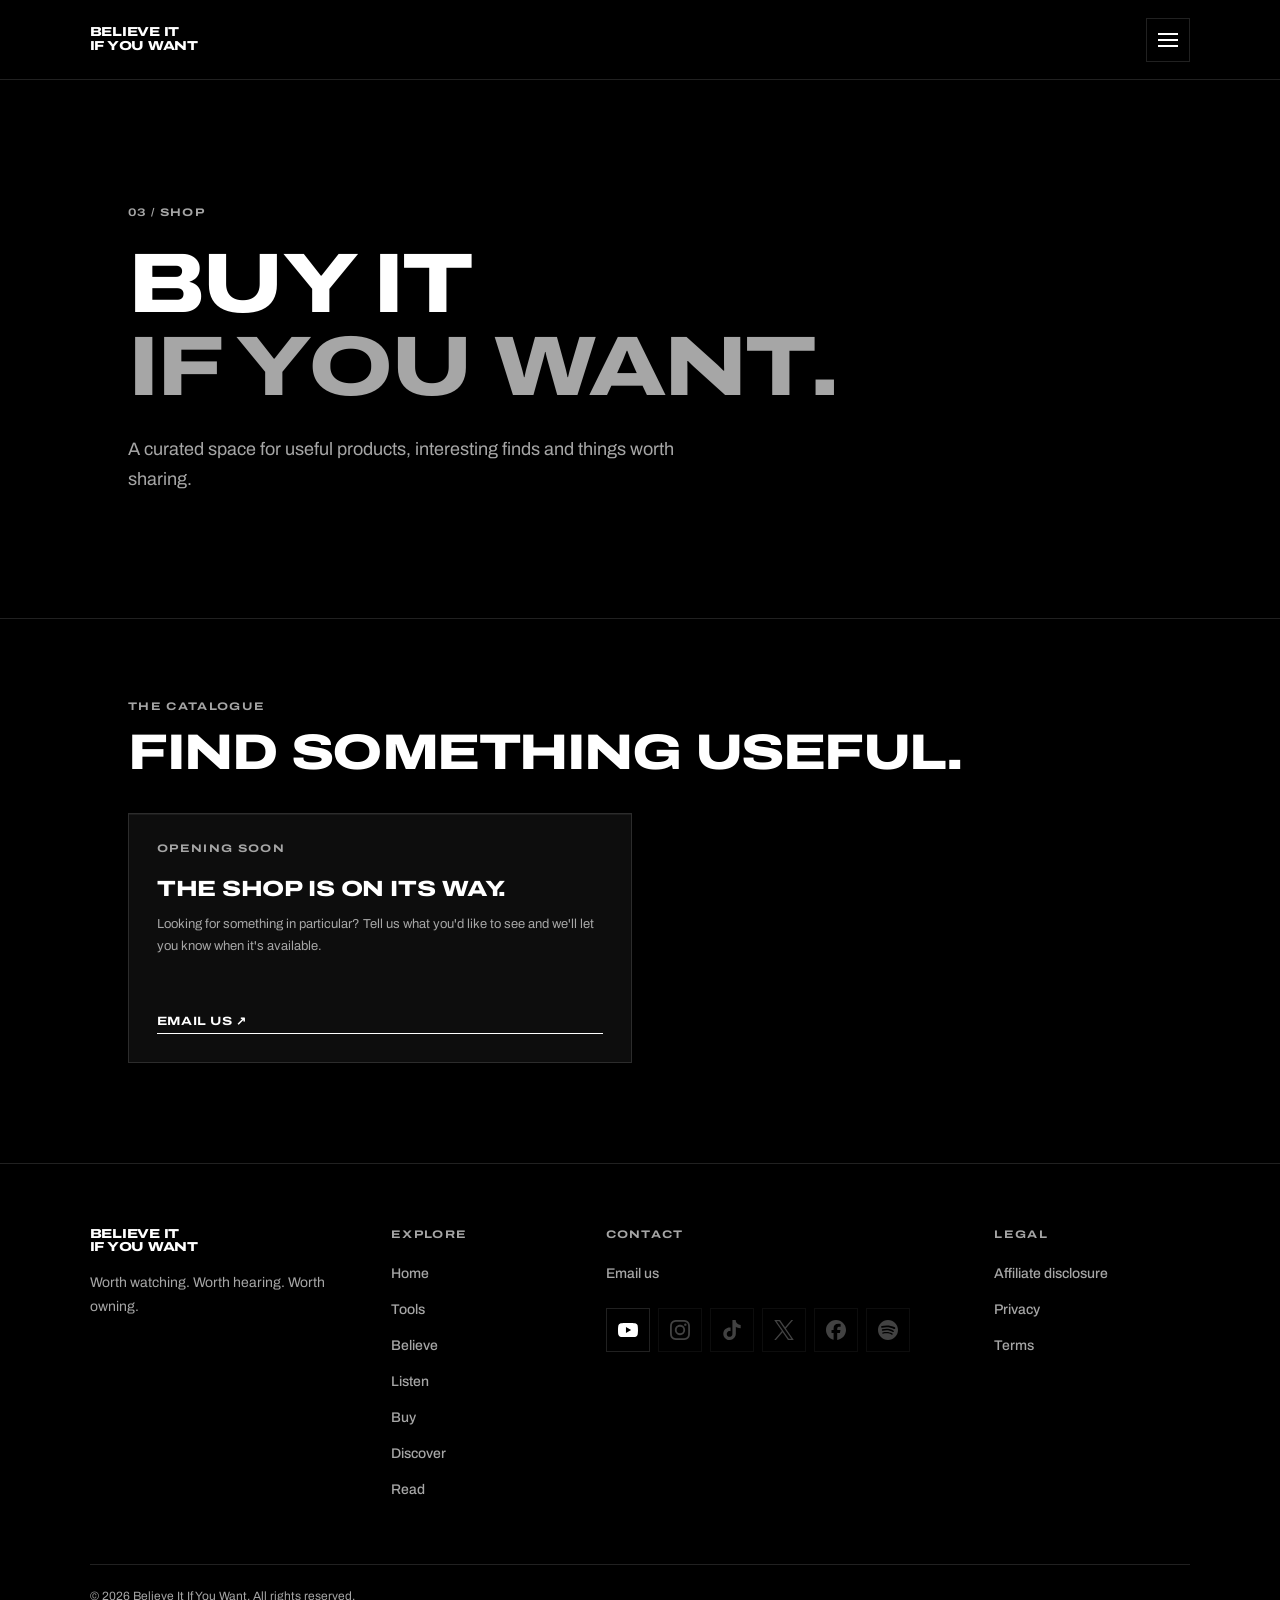
<file: shop.html>
<!doctype html>
<html lang="en">
<head>
<meta charset="utf-8">
<meta name="viewport" content="width=device-width,initial-scale=1">
<title>Buy It If You Want</title>
<meta name="description" content="Useful finds and products, opening soon.">
<link rel="icon" href="favicon.svg" type="image/svg+xml">
<meta property="og:type" content="website">
<meta property="og:site_name" content="Believe It If You Want">
<meta property="og:title" content="Buy It If You Want">
<meta property="og:description" content="Useful finds and products, opening soon.">
<meta property="og:image" content="https://blazely590.github.io/Believe-it-if-you-want/og.png">
<meta name="twitter:card" content="summary_large_image">
<link rel="stylesheet" href="styles.css">
</head>
<body>
<header>
  <a class="brand" href="index.html" aria-label="Believe it if you want, home"><span>Believe it</span><span>if you want</span></a>
  <button class="menu" type="button" aria-label="Menu" title="Menu" aria-expanded="false" aria-controls="site-nav">
    <svg width="20" height="14" viewBox="0 0 20 14" fill="none" stroke="currentColor" stroke-width="2" aria-hidden="true"><path d="M0 1h20M0 7h20M0 13h20"/></svg>
  </button>
  <nav id="site-nav" aria-label="Main menu">
    <div class="drawer-head"><small>Menu</small><button class="close" type="button" aria-label="Close menu"><svg width="16" height="16" viewBox="0 0 16 16" fill="none" stroke="currentColor" stroke-width="2" aria-hidden="true"><path d="M1 1l14 14M15 1L1 15"/></svg></button></div>
    <a href="index.html">Home</a>
    <a href="tools.html">Tools</a>
    <a href="believe.html">Believe</a>
    <a href="listen.html">Listen</a>
    <a href="shop.html" aria-current="page">Buy</a>
    <a href="affiliates.html">Discover</a>
    <a href="blog.html">Read</a>
  </nav>
  <div class="scrim"></div>
</header>
<main>
  <section class="hero">
    <p class="tag">03 / Shop</p>
    <h1>Buy it<br><em>if you want.</em></h1>
    <p class="intro">A curated space for useful products, interesting finds and things worth sharing.</p>
  </section>
  <section class="section">
    <p class="tag">The catalogue</p>
    <h2>Find something useful.</h2>
    <div class="grid two">
      <article class="tile">
        <small>Opening soon</small>
        <h3>The shop is on its way.</h3>
        <p>Looking for something in particular? Tell us what you'd like to see and we'll let you know when it's available.</p>
        <a class="link" href="mailto:alexanderchaongopa@gmail.com">Email us ↗</a>
      </article>
    </div>
  </section>
</main>
<footer>
  <div class="footer-grid">
    <div class="footer-col footer-brand">
      <div class="brand"><span>Believe it</span><span>if you want</span></div>
      <p>Worth watching. Worth hearing. Worth owning.</p>
    </div>
    <div class="footer-col">
      <p class="tag">Explore</p>
      <ul>
        <li><a href="index.html">Home</a></li>
        <li><a href="tools.html">Tools</a></li>
        <li><a href="believe.html">Believe</a></li>
        <li><a href="listen.html">Listen</a></li>
        <li><a href="shop.html">Buy</a></li>
        <li><a href="affiliates.html">Discover</a></li>
        <li><a href="blog.html">Read</a></li>
      </ul>
    </div>
    <div class="footer-col">
      <p class="tag">Contact</p>
      <ul>
        <li><a href="mailto:alexanderchaongopa@gmail.com">Email us</a></li>
      </ul>
      <div class="socials">
        <a class="social" href="https://youtube.com/@biiuwant" target="_blank" rel="noopener" aria-label="YouTube (opens in a new tab)" title="YouTube"><svg width="20" height="20" viewBox="0 0 24 24" fill="currentColor" aria-hidden="true"><path d="M23.498 6.186a3.016 3.016 0 0 0-2.122-2.136C19.505 3.545 12 3.545 12 3.545s-7.505 0-9.377.505A3.017 3.017 0 0 0 .502 6.186C0 8.07 0 12 0 12s0 3.93.502 5.814a3.016 3.016 0 0 0 2.122 2.136c1.871.505 9.376.505 9.376.505s7.505 0 9.377-.505a3.015 3.015 0 0 0 2.122-2.136C24 15.93 24 12 24 12s0-3.93-.502-5.814zM9.545 15.568V8.432L15.818 12l-6.273 3.568z"/></svg></a>
        <span class="social is-soon" role="img" aria-label="Instagram, coming soon" title="Instagram, coming soon"><svg width="20" height="20" viewBox="0 0 24 24" fill="currentColor" aria-hidden="true"><path d="M7.0301.084c-1.2768.0602-2.1487.264-2.911.5634-.7888.3075-1.4575.72-2.1228 1.3877-.6652.6677-1.075 1.3368-1.3802 2.127-.2954.7638-.4956 1.6365-.552 2.914-.0564 1.2775-.0689 1.6882-.0626 4.947.0062 3.2586.0206 3.6671.0825 4.9473.061 1.2765.264 2.1482.5635 2.9107.308.7889.72 1.4573 1.388 2.1228.6679.6655 1.3365 1.0743 2.1285 1.38.7632.295 1.6361.4961 2.9134.552 1.2773.056 1.6884.069 4.9462.0627 3.2578-.0062 3.668-.0207 4.9478-.0814 1.28-.0607 2.147-.2652 2.9098-.5633.7889-.3086 1.4578-.72 2.1228-1.3881.665-.6682 1.0745-1.3378 1.3795-2.1284.2957-.7632.4966-1.636.552-2.9124.056-1.2809.0692-1.6898.063-4.948-.0063-3.2583-.021-3.6668-.0817-4.9465-.0607-1.2797-.264-2.1487-.5633-2.9117-.3084-.7889-.72-1.4568-1.3876-2.1228C21.2982 1.33 20.628.9208 19.8378.6165 19.074.321 18.2017.1197 16.9244.0645 15.6471.0093 15.236-.005 11.977.0014 8.718.0076 8.31.0215 7.0301.0839m.1402 21.6932c-1.17-.0509-1.8053-.2453-2.2287-.408-.5606-.216-.96-.4771-1.3819-.895-.422-.4178-.6811-.8186-.9-1.378-.1644-.4234-.3624-1.058-.4171-2.228-.0595-1.2645-.072-1.6442-.079-4.848-.007-3.2037.0053-3.583.0607-4.848.05-1.169.2456-1.805.408-2.2282.216-.5613.4762-.96.895-1.3816.4188-.4217.8184-.6814 1.3783-.9003.423-.1651 1.0575-.3614 2.227-.4171 1.2655-.06 1.6447-.072 4.848-.079 3.2033-.007 3.5835.005 4.8495.0608 1.169.0508 1.8053.2445 2.228.408.5608.216.96.4754 1.3816.895.4217.4194.6816.8176.9005 1.3787.1653.4217.3617 1.056.4169 2.2263.0602 1.2655.0739 1.645.0796 4.848.0058 3.203-.0055 3.5834-.061 4.848-.051 1.17-.245 1.8055-.408 2.2294-.216.5604-.4763.96-.8954 1.3814-.419.4215-.8181.6811-1.3783.9-.4224.1649-1.0577.3617-2.2262.4174-1.2656.0595-1.6448.072-4.8493.079-3.2045.007-3.5825-.006-4.848-.0608M16.953 5.5864A1.44 1.44 0 1 0 18.39 4.144a1.44 1.44 0 0 0-1.437 1.4424M5.8385 12.012c.0067 3.4032 2.7706 6.1557 6.173 6.1493 3.4026-.0065 6.157-2.7701 6.1506-6.1733-.0065-3.4032-2.771-6.1565-6.174-6.1498-3.403.0067-6.156 2.771-6.1496 6.1738M8 12.0077a4 4 0 1 1 4.008 3.9921A3.9996 3.9996 0 0 1 8 12.0077"/></svg></span>
        <span class="social is-soon" role="img" aria-label="TikTok, coming soon" title="TikTok, coming soon"><svg width="20" height="20" viewBox="0 0 24 24" fill="currentColor" aria-hidden="true"><path d="M12.525.02c1.31-.02 2.61-.01 3.91-.02.08 1.53.63 3.09 1.75 4.17 1.12 1.11 2.7 1.62 4.24 1.79v4.03c-1.44-.05-2.89-.35-4.2-.97-.57-.26-1.1-.59-1.62-.93-.01 2.92.01 5.84-.02 8.75-.08 1.4-.54 2.79-1.35 3.94-1.31 1.92-3.58 3.17-5.91 3.21-1.43.08-2.86-.31-4.08-1.03-2.02-1.19-3.44-3.37-3.65-5.71-.02-.5-.03-1-.01-1.49.18-1.9 1.12-3.72 2.58-4.96 1.66-1.44 3.98-2.13 6.15-1.72.02 1.48-.04 2.96-.04 4.44-.99-.32-2.15-.23-3.02.37-.63.41-1.11 1.04-1.36 1.75-.21.51-.15 1.07-.14 1.61.24 1.64 1.82 3.02 3.5 2.87 1.12-.01 2.19-.66 2.77-1.61.19-.33.4-.67.41-1.06.1-1.79.06-3.57.07-5.36.01-4.03-.01-8.05.02-12.07z"/></svg></span>
        <span class="social is-soon" role="img" aria-label="X, coming soon" title="X, coming soon"><svg width="20" height="20" viewBox="0 0 24 24" fill="currentColor" aria-hidden="true"><path d="M14.234 10.162 22.977 0h-2.072l-7.591 8.824L7.251 0H.258l9.168 13.343L.258 24H2.33l8.016-9.318L16.749 24h6.993zm-2.837 3.299-.929-1.329L3.076 1.56h3.182l5.965 8.532.929 1.329 7.754 11.09h-3.182z"/></svg></span>
        <span class="social is-soon" role="img" aria-label="Facebook, coming soon" title="Facebook, coming soon"><svg width="20" height="20" viewBox="0 0 24 24" fill="currentColor" aria-hidden="true"><path d="M9.101 23.691v-7.98H6.627v-3.667h2.474v-1.58c0-4.085 1.848-5.978 5.858-5.978.401 0 .955.042 1.468.103a8.68 8.68 0 0 1 1.141.195v3.325a8.623 8.623 0 0 0-.653-.036 26.805 26.805 0 0 0-.733-.009c-.707 0-1.259.096-1.675.309a1.686 1.686 0 0 0-.679.622c-.258.42-.374.995-.374 1.752v1.297h3.919l-.386 2.103-.287 1.564h-3.246v8.245C19.396 23.238 24 18.179 24 12.044c0-6.627-5.373-12-12-12s-12 5.373-12 12c0 5.628 3.874 10.35 9.101 11.647Z"/></svg></span>
        <span class="social is-soon" role="img" aria-label="Spotify, coming soon" title="Spotify, coming soon"><svg width="20" height="20" viewBox="0 0 24 24" fill="currentColor" aria-hidden="true"><path d="M12 0C5.4 0 0 5.4 0 12s5.4 12 12 12 12-5.4 12-12S18.66 0 12 0zm5.521 17.34c-.24.359-.66.48-1.021.24-2.82-1.74-6.36-2.101-10.561-1.141-.418.122-.779-.179-.899-.539-.12-.421.18-.78.54-.9 4.56-1.021 8.52-.6 11.64 1.32.42.18.479.659.301 1.02zm1.44-3.3c-.301.42-.841.6-1.262.3-3.239-1.98-8.159-2.58-11.939-1.38-.479.12-1.02-.12-1.14-.6-.12-.48.12-1.021.6-1.141C9.6 9.9 15 10.561 18.72 12.84c.361.181.54.78.241 1.2zm.12-3.36C15.24 8.4 8.82 8.16 5.16 9.301c-.6.179-1.2-.181-1.38-.721-.18-.601.18-1.2.72-1.381 4.26-1.26 11.28-1.02 15.721 1.621.539.3.719 1.02.419 1.56-.299.421-1.02.599-1.559.3z"/></svg></span>
      </div>
    </div>
    <div class="footer-col">
      <p class="tag">Legal</p>
      <ul>
        <li><a href="legal.html#affiliate">Affiliate disclosure</a></li>
        <li><a href="legal.html#privacy">Privacy</a></li>
        <li><a href="legal.html#terms">Terms</a></li>
      </ul>
    </div>
  </div>
  <div class="footer-bottom">
    <p>© <span id="year"></span> Believe It If You Want. All rights reserved.</p>
  </div>
</footer>
<script src="script.js"></script>
</body>
</html>
</file>
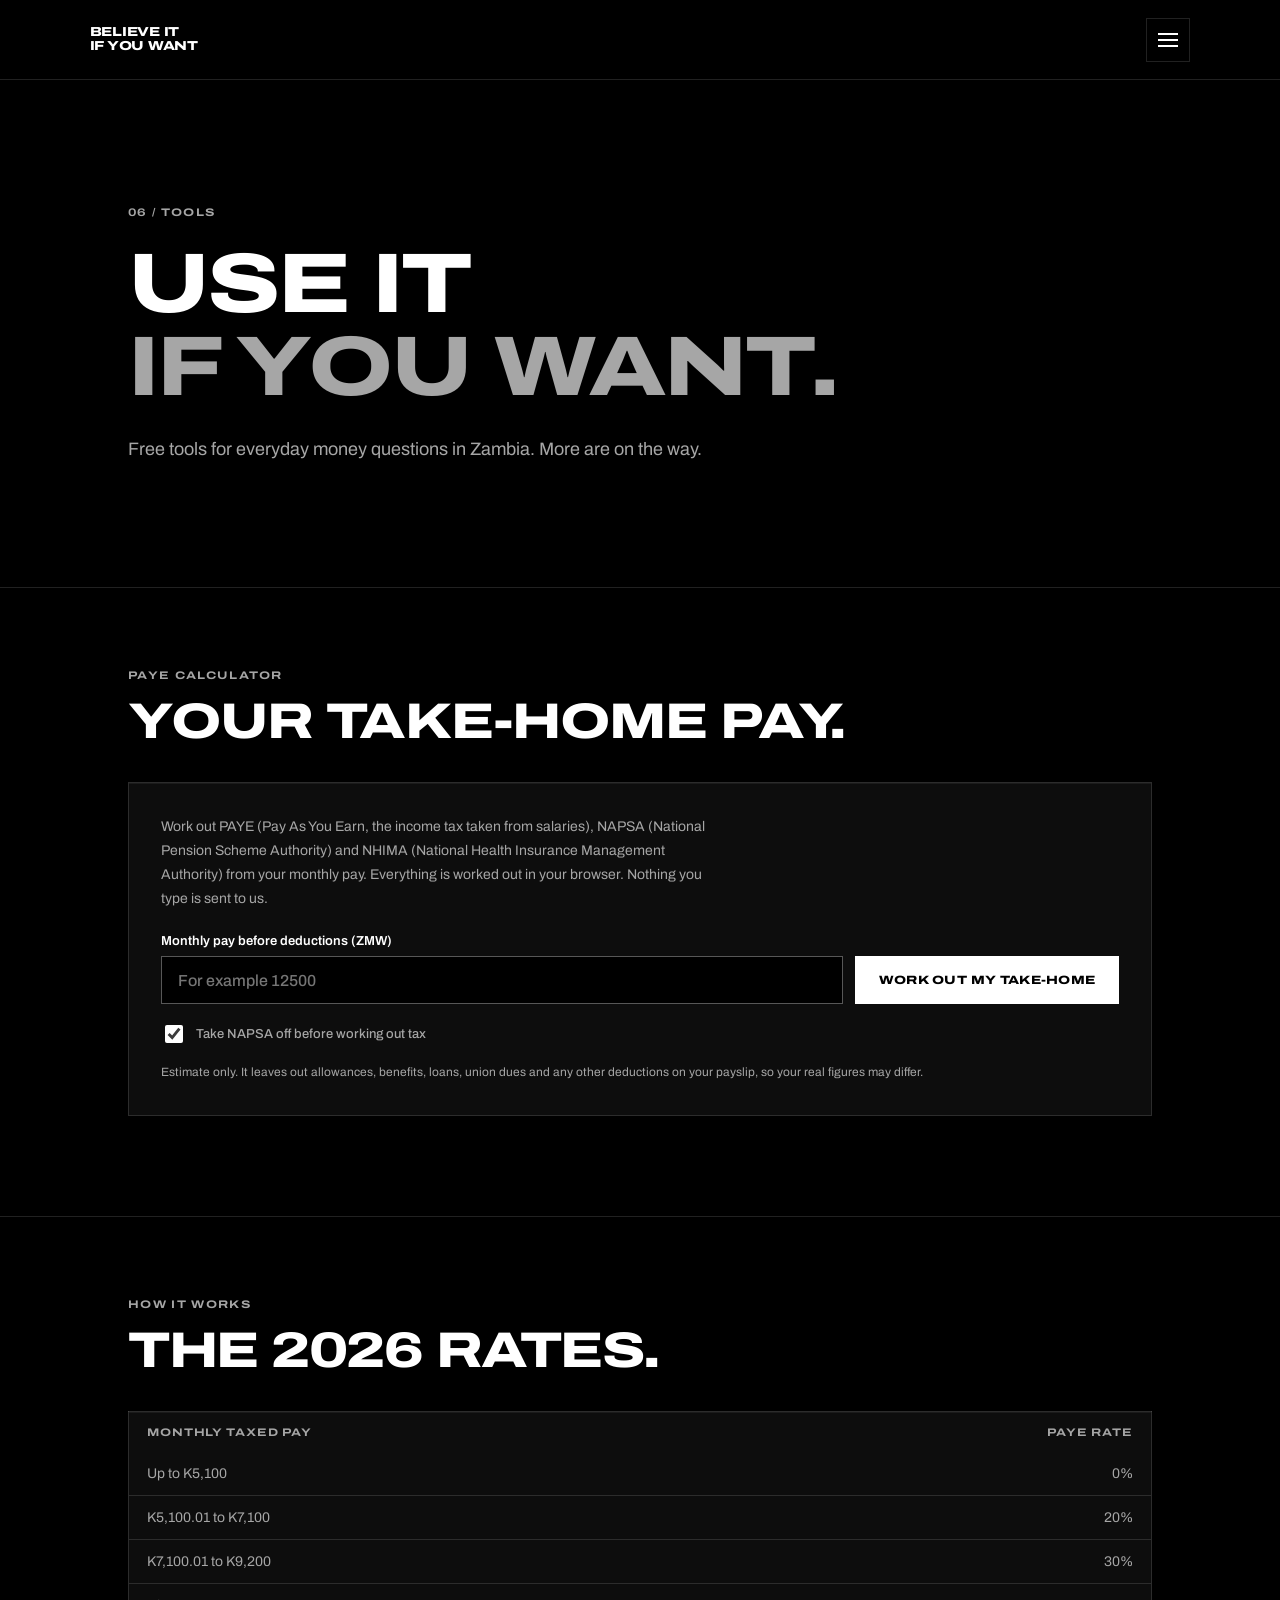
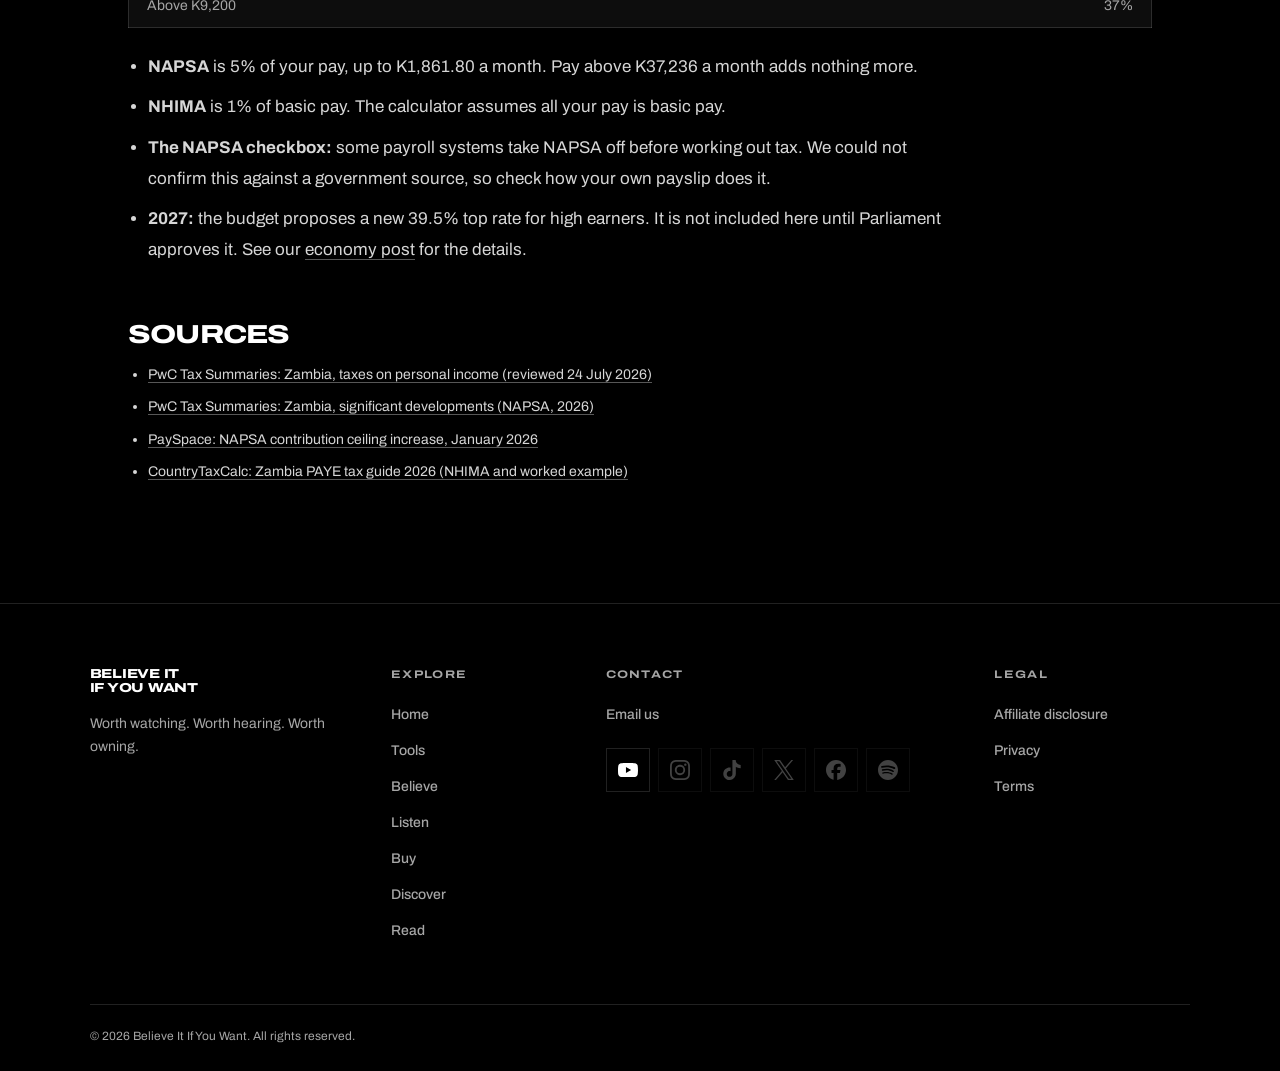
<file: tools.html>
<!doctype html>
<html lang="en">
<head>
<meta charset="utf-8">
<meta name="viewport" content="width=device-width,initial-scale=1">
<title>PAYE Calculator for Zambia — Take-home pay 2026</title>
<meta name="description" content="Free Zambian PAYE take-home pay calculator using 2026 tax bands, with NAPSA and NHIMA.">
<link rel="icon" href="favicon.svg" type="image/svg+xml">
<meta property="og:type" content="website">
<meta property="og:site_name" content="Believe It If You Want">
<meta property="og:title" content="PAYE Calculator for Zambia — Take-home pay 2026">
<meta property="og:description" content="Free Zambian PAYE take-home pay calculator using 2026 tax bands, with NAPSA and NHIMA.">
<meta property="og:image" content="https://blazely590.github.io/Believe-it-if-you-want/og.png">
<meta name="twitter:card" content="summary_large_image">
<link rel="stylesheet" href="styles.css">
</head>
<body>
<header>
  <a class="brand" href="index.html" aria-label="Believe it if you want, home"><span>Believe it</span><span>if you want</span></a>
  <button class="menu" type="button" aria-label="Menu" title="Menu" aria-expanded="false" aria-controls="site-nav">
    <svg width="20" height="14" viewBox="0 0 20 14" fill="none" stroke="currentColor" stroke-width="2" aria-hidden="true"><path d="M0 1h20M0 7h20M0 13h20"/></svg>
  </button>
  <nav id="site-nav" aria-label="Main menu">
    <div class="drawer-head"><small>Menu</small><button class="close" type="button" aria-label="Close menu"><svg width="16" height="16" viewBox="0 0 16 16" fill="none" stroke="currentColor" stroke-width="2" aria-hidden="true"><path d="M1 1l14 14M15 1L1 15"/></svg></button></div>
    <a href="index.html">Home</a>
    <a href="tools.html" aria-current="page">Tools</a>
    <a href="believe.html">Believe</a>
    <a href="listen.html">Listen</a>
    <a href="shop.html">Buy</a>
    <a href="affiliates.html">Discover</a>
    <a href="blog.html">Read</a>
  </nav>
  <div class="scrim"></div>
</header>
<main>
  <section class="hero">
    <p class="tag">06 / Tools</p>
    <h1>Use it<br><em>if you want.</em></h1>
    <p class="intro">Free tools for everyday money questions in Zambia. More are on the way.</p>
  </section>
  <section class="section">
    <p class="tag">PAYE calculator</p>
    <h2>Your take-home pay.</h2>
    <div class="panel">
      <p>Work out PAYE (Pay As You Earn, the income tax taken from salaries), NAPSA (National Pension Scheme Authority) and NHIMA (National Health Insurance Management Authority) from your monthly pay. Everything is worked out in your browser. Nothing you type is sent to us.</p>
      <form class="calc" data-paye novalidate>
      <label for="pay-tools">Monthly pay before deductions (ZMW)</label>
      <div class="calc-row">
        <input id="pay-tools" name="pay" type="text" inputmode="decimal" autocomplete="off" placeholder="For example 12500" aria-describedby="pay-tools-err">
        <button class="btn" type="submit">Work out my take-home</button>
      </div>
      <p class="error" id="pay-tools-err" role="alert" hidden>Enter your monthly pay as a number, for example 12500.</p>
      <label class="check"><input type="checkbox" name="napsa" checked> Take NAPSA off before working out tax</label>
      <dl class="result" hidden aria-live="polite">
        <div><dt>Pay before deductions</dt><dd data-out="gross"></dd></div>
        <div><dt>NAPSA pension (5%, capped)</dt><dd data-out="napsa"></dd></div>
        <div><dt>NHIMA health insurance (1%)</dt><dd data-out="nhima"></dd></div>
        <div><dt>Pay that is taxed</dt><dd data-out="taxable"></dd></div>
        <div><dt>PAYE income tax</dt><dd data-out="paye"></dd></div>
        <div class="total"><dt>Estimated take-home pay</dt><dd data-out="takeHome"></dd></div>
      </dl>
      <p class="next" hidden>What changes in 2027? <a class="inline" href="zambia-economy-2026-11-19.html">Read the budget breakdown ↗</a></p>
    </form>
      <p class="fine">Estimate only. It leaves out allowances, benefits, loans, union dues and any other deductions on your payslip, so your real figures may differ.</p>
    </div>
  </section>
  <section class="section">
    <p class="tag">How it works</p>
    <h2>The 2026 rates.</h2>
    <table class="bands">
      <thead><tr><th scope="col">Monthly taxed pay</th><th scope="col">PAYE rate</th></tr></thead>
      <tbody>
        <tr><td>Up to K5,100</td><td>0%</td></tr>
        <tr><td>K5,100.01 to K7,100</td><td>20%</td></tr>
        <tr><td>K7,100.01 to K9,200</td><td>30%</td></tr>
        <tr><td>Above K9,200</td><td>37%</td></tr>
      </tbody>
    </table>
    <div class="article" style="padding:0;margin:0">
      <ul>
        <li><strong>NAPSA</strong> is 5% of your pay, up to K1,861.80 a month. Pay above K37,236 a month adds nothing more.</li>
        <li><strong>NHIMA</strong> is 1% of basic pay. The calculator assumes all your pay is basic pay.</li>
        <li><strong>The NAPSA checkbox:</strong> some payroll systems take NAPSA off before working out tax. We could not confirm this against a government source, so check how your own payslip does it.</li>
        <li><strong>2027:</strong> the budget proposes a new 39.5% top rate for high earners. It is not included here until Parliament approves it. See our <a class="inline" href="zambia-economy-2026-11-19.html">economy post</a> for the details.</li>
      </ul>
      <h2>Sources</h2>
      <ul class="sources">
        <li><a href="https://taxsummaries.pwc.com/zambia/individual/taxes-on-personal-income">PwC Tax Summaries: Zambia, taxes on personal income (reviewed 24 July 2026)</a></li>
        <li><a href="https://taxsummaries.pwc.com/zambia/individual/significant-developments">PwC Tax Summaries: Zambia, significant developments (NAPSA, 2026)</a></li>
        <li><a href="https://support.payspace.com/portal/en/kb/articles/zambia-napsa-contribution-ceiling-increase-effective-january-2026">PaySpace: NAPSA contribution ceiling increase, January 2026</a></li>
        <li><a href="https://www.countrytaxcalc.com/tax-guides/zambia-paye-tax-guide-2026/">CountryTaxCalc: Zambia PAYE tax guide 2026 (NHIMA and worked example)</a></li>
      </ul>
    </div>
  </section>
</main>
<footer>
  <div class="footer-grid">
    <div class="footer-col footer-brand">
      <div class="brand"><span>Believe it</span><span>if you want</span></div>
      <p>Worth watching. Worth hearing. Worth owning.</p>
    </div>
    <div class="footer-col">
      <p class="tag">Explore</p>
      <ul>
        <li><a href="index.html">Home</a></li>
        <li><a href="tools.html">Tools</a></li>
        <li><a href="believe.html">Believe</a></li>
        <li><a href="listen.html">Listen</a></li>
        <li><a href="shop.html">Buy</a></li>
        <li><a href="affiliates.html">Discover</a></li>
        <li><a href="blog.html">Read</a></li>
      </ul>
    </div>
    <div class="footer-col">
      <p class="tag">Contact</p>
      <ul>
        <li><a href="mailto:alexanderchaongopa@gmail.com">Email us</a></li>
      </ul>
      <div class="socials">
        <a class="social" href="https://youtube.com/@biiuwant" target="_blank" rel="noopener" aria-label="YouTube (opens in a new tab)" title="YouTube"><svg width="20" height="20" viewBox="0 0 24 24" fill="currentColor" aria-hidden="true"><path d="M23.498 6.186a3.016 3.016 0 0 0-2.122-2.136C19.505 3.545 12 3.545 12 3.545s-7.505 0-9.377.505A3.017 3.017 0 0 0 .502 6.186C0 8.07 0 12 0 12s0 3.93.502 5.814a3.016 3.016 0 0 0 2.122 2.136c1.871.505 9.376.505 9.376.505s7.505 0 9.377-.505a3.015 3.015 0 0 0 2.122-2.136C24 15.93 24 12 24 12s0-3.93-.502-5.814zM9.545 15.568V8.432L15.818 12l-6.273 3.568z"/></svg></a>
        <span class="social is-soon" role="img" aria-label="Instagram, coming soon" title="Instagram, coming soon"><svg width="20" height="20" viewBox="0 0 24 24" fill="currentColor" aria-hidden="true"><path d="M7.0301.084c-1.2768.0602-2.1487.264-2.911.5634-.7888.3075-1.4575.72-2.1228 1.3877-.6652.6677-1.075 1.3368-1.3802 2.127-.2954.7638-.4956 1.6365-.552 2.914-.0564 1.2775-.0689 1.6882-.0626 4.947.0062 3.2586.0206 3.6671.0825 4.9473.061 1.2765.264 2.1482.5635 2.9107.308.7889.72 1.4573 1.388 2.1228.6679.6655 1.3365 1.0743 2.1285 1.38.7632.295 1.6361.4961 2.9134.552 1.2773.056 1.6884.069 4.9462.0627 3.2578-.0062 3.668-.0207 4.9478-.0814 1.28-.0607 2.147-.2652 2.9098-.5633.7889-.3086 1.4578-.72 2.1228-1.3881.665-.6682 1.0745-1.3378 1.3795-2.1284.2957-.7632.4966-1.636.552-2.9124.056-1.2809.0692-1.6898.063-4.948-.0063-3.2583-.021-3.6668-.0817-4.9465-.0607-1.2797-.264-2.1487-.5633-2.9117-.3084-.7889-.72-1.4568-1.3876-2.1228C21.2982 1.33 20.628.9208 19.8378.6165 19.074.321 18.2017.1197 16.9244.0645 15.6471.0093 15.236-.005 11.977.0014 8.718.0076 8.31.0215 7.0301.0839m.1402 21.6932c-1.17-.0509-1.8053-.2453-2.2287-.408-.5606-.216-.96-.4771-1.3819-.895-.422-.4178-.6811-.8186-.9-1.378-.1644-.4234-.3624-1.058-.4171-2.228-.0595-1.2645-.072-1.6442-.079-4.848-.007-3.2037.0053-3.583.0607-4.848.05-1.169.2456-1.805.408-2.2282.216-.5613.4762-.96.895-1.3816.4188-.4217.8184-.6814 1.3783-.9003.423-.1651 1.0575-.3614 2.227-.4171 1.2655-.06 1.6447-.072 4.848-.079 3.2033-.007 3.5835.005 4.8495.0608 1.169.0508 1.8053.2445 2.228.408.5608.216.96.4754 1.3816.895.4217.4194.6816.8176.9005 1.3787.1653.4217.3617 1.056.4169 2.2263.0602 1.2655.0739 1.645.0796 4.848.0058 3.203-.0055 3.5834-.061 4.848-.051 1.17-.245 1.8055-.408 2.2294-.216.5604-.4763.96-.8954 1.3814-.419.4215-.8181.6811-1.3783.9-.4224.1649-1.0577.3617-2.2262.4174-1.2656.0595-1.6448.072-4.8493.079-3.2045.007-3.5825-.006-4.848-.0608M16.953 5.5864A1.44 1.44 0 1 0 18.39 4.144a1.44 1.44 0 0 0-1.437 1.4424M5.8385 12.012c.0067 3.4032 2.7706 6.1557 6.173 6.1493 3.4026-.0065 6.157-2.7701 6.1506-6.1733-.0065-3.4032-2.771-6.1565-6.174-6.1498-3.403.0067-6.156 2.771-6.1496 6.1738M8 12.0077a4 4 0 1 1 4.008 3.9921A3.9996 3.9996 0 0 1 8 12.0077"/></svg></span>
        <span class="social is-soon" role="img" aria-label="TikTok, coming soon" title="TikTok, coming soon"><svg width="20" height="20" viewBox="0 0 24 24" fill="currentColor" aria-hidden="true"><path d="M12.525.02c1.31-.02 2.61-.01 3.91-.02.08 1.53.63 3.09 1.75 4.17 1.12 1.11 2.7 1.62 4.24 1.79v4.03c-1.44-.05-2.89-.35-4.2-.97-.57-.26-1.1-.59-1.62-.93-.01 2.92.01 5.84-.02 8.75-.08 1.4-.54 2.79-1.35 3.94-1.31 1.92-3.58 3.17-5.91 3.21-1.43.08-2.86-.31-4.08-1.03-2.02-1.19-3.44-3.37-3.65-5.71-.02-.5-.03-1-.01-1.49.18-1.9 1.12-3.72 2.58-4.96 1.66-1.44 3.98-2.13 6.15-1.72.02 1.48-.04 2.96-.04 4.44-.99-.32-2.15-.23-3.02.37-.63.41-1.11 1.04-1.36 1.75-.21.51-.15 1.07-.14 1.61.24 1.64 1.82 3.02 3.5 2.87 1.12-.01 2.19-.66 2.77-1.61.19-.33.4-.67.41-1.06.1-1.79.06-3.57.07-5.36.01-4.03-.01-8.05.02-12.07z"/></svg></span>
        <span class="social is-soon" role="img" aria-label="X, coming soon" title="X, coming soon"><svg width="20" height="20" viewBox="0 0 24 24" fill="currentColor" aria-hidden="true"><path d="M14.234 10.162 22.977 0h-2.072l-7.591 8.824L7.251 0H.258l9.168 13.343L.258 24H2.33l8.016-9.318L16.749 24h6.993zm-2.837 3.299-.929-1.329L3.076 1.56h3.182l5.965 8.532.929 1.329 7.754 11.09h-3.182z"/></svg></span>
        <span class="social is-soon" role="img" aria-label="Facebook, coming soon" title="Facebook, coming soon"><svg width="20" height="20" viewBox="0 0 24 24" fill="currentColor" aria-hidden="true"><path d="M9.101 23.691v-7.98H6.627v-3.667h2.474v-1.58c0-4.085 1.848-5.978 5.858-5.978.401 0 .955.042 1.468.103a8.68 8.68 0 0 1 1.141.195v3.325a8.623 8.623 0 0 0-.653-.036 26.805 26.805 0 0 0-.733-.009c-.707 0-1.259.096-1.675.309a1.686 1.686 0 0 0-.679.622c-.258.42-.374.995-.374 1.752v1.297h3.919l-.386 2.103-.287 1.564h-3.246v8.245C19.396 23.238 24 18.179 24 12.044c0-6.627-5.373-12-12-12s-12 5.373-12 12c0 5.628 3.874 10.35 9.101 11.647Z"/></svg></span>
        <span class="social is-soon" role="img" aria-label="Spotify, coming soon" title="Spotify, coming soon"><svg width="20" height="20" viewBox="0 0 24 24" fill="currentColor" aria-hidden="true"><path d="M12 0C5.4 0 0 5.4 0 12s5.4 12 12 12 12-5.4 12-12S18.66 0 12 0zm5.521 17.34c-.24.359-.66.48-1.021.24-2.82-1.74-6.36-2.101-10.561-1.141-.418.122-.779-.179-.899-.539-.12-.421.18-.78.54-.9 4.56-1.021 8.52-.6 11.64 1.32.42.18.479.659.301 1.02zm1.44-3.3c-.301.42-.841.6-1.262.3-3.239-1.98-8.159-2.58-11.939-1.38-.479.12-1.02-.12-1.14-.6-.12-.48.12-1.021.6-1.141C9.6 9.9 15 10.561 18.72 12.84c.361.181.54.78.241 1.2zm.12-3.36C15.24 8.4 8.82 8.16 5.16 9.301c-.6.179-1.2-.181-1.38-.721-.18-.601.18-1.2.72-1.381 4.26-1.26 11.28-1.02 15.721 1.621.539.3.719 1.02.419 1.56-.299.421-1.02.599-1.559.3z"/></svg></span>
      </div>
    </div>
    <div class="footer-col">
      <p class="tag">Legal</p>
      <ul>
        <li><a href="legal.html#affiliate">Affiliate disclosure</a></li>
        <li><a href="legal.html#privacy">Privacy</a></li>
        <li><a href="legal.html#terms">Terms</a></li>
      </ul>
    </div>
  </div>
  <div class="footer-bottom">
    <p>© <span id="year"></span> Believe It If You Want. All rights reserved.</p>
  </div>
</footer>
<script src="script.js"></script>
<script src="tools.js"></script>
</body>
</html>
</file>
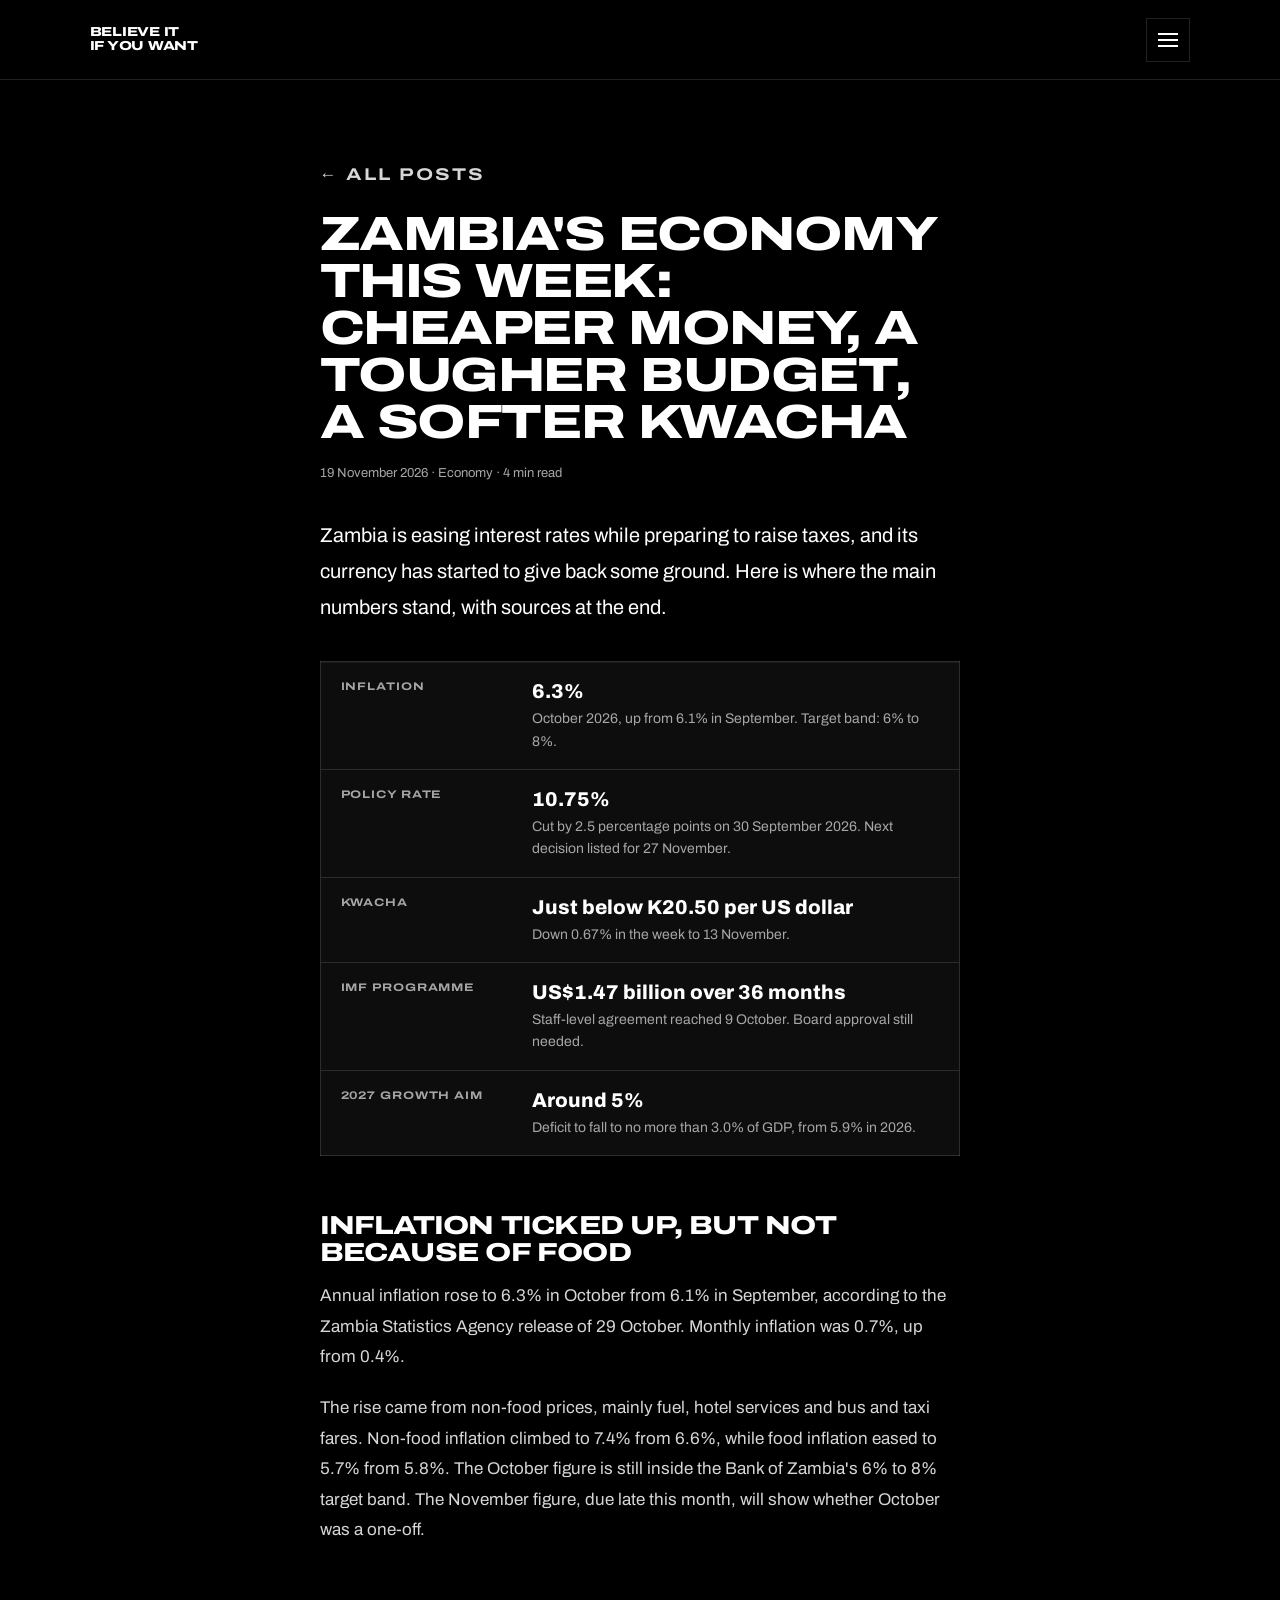
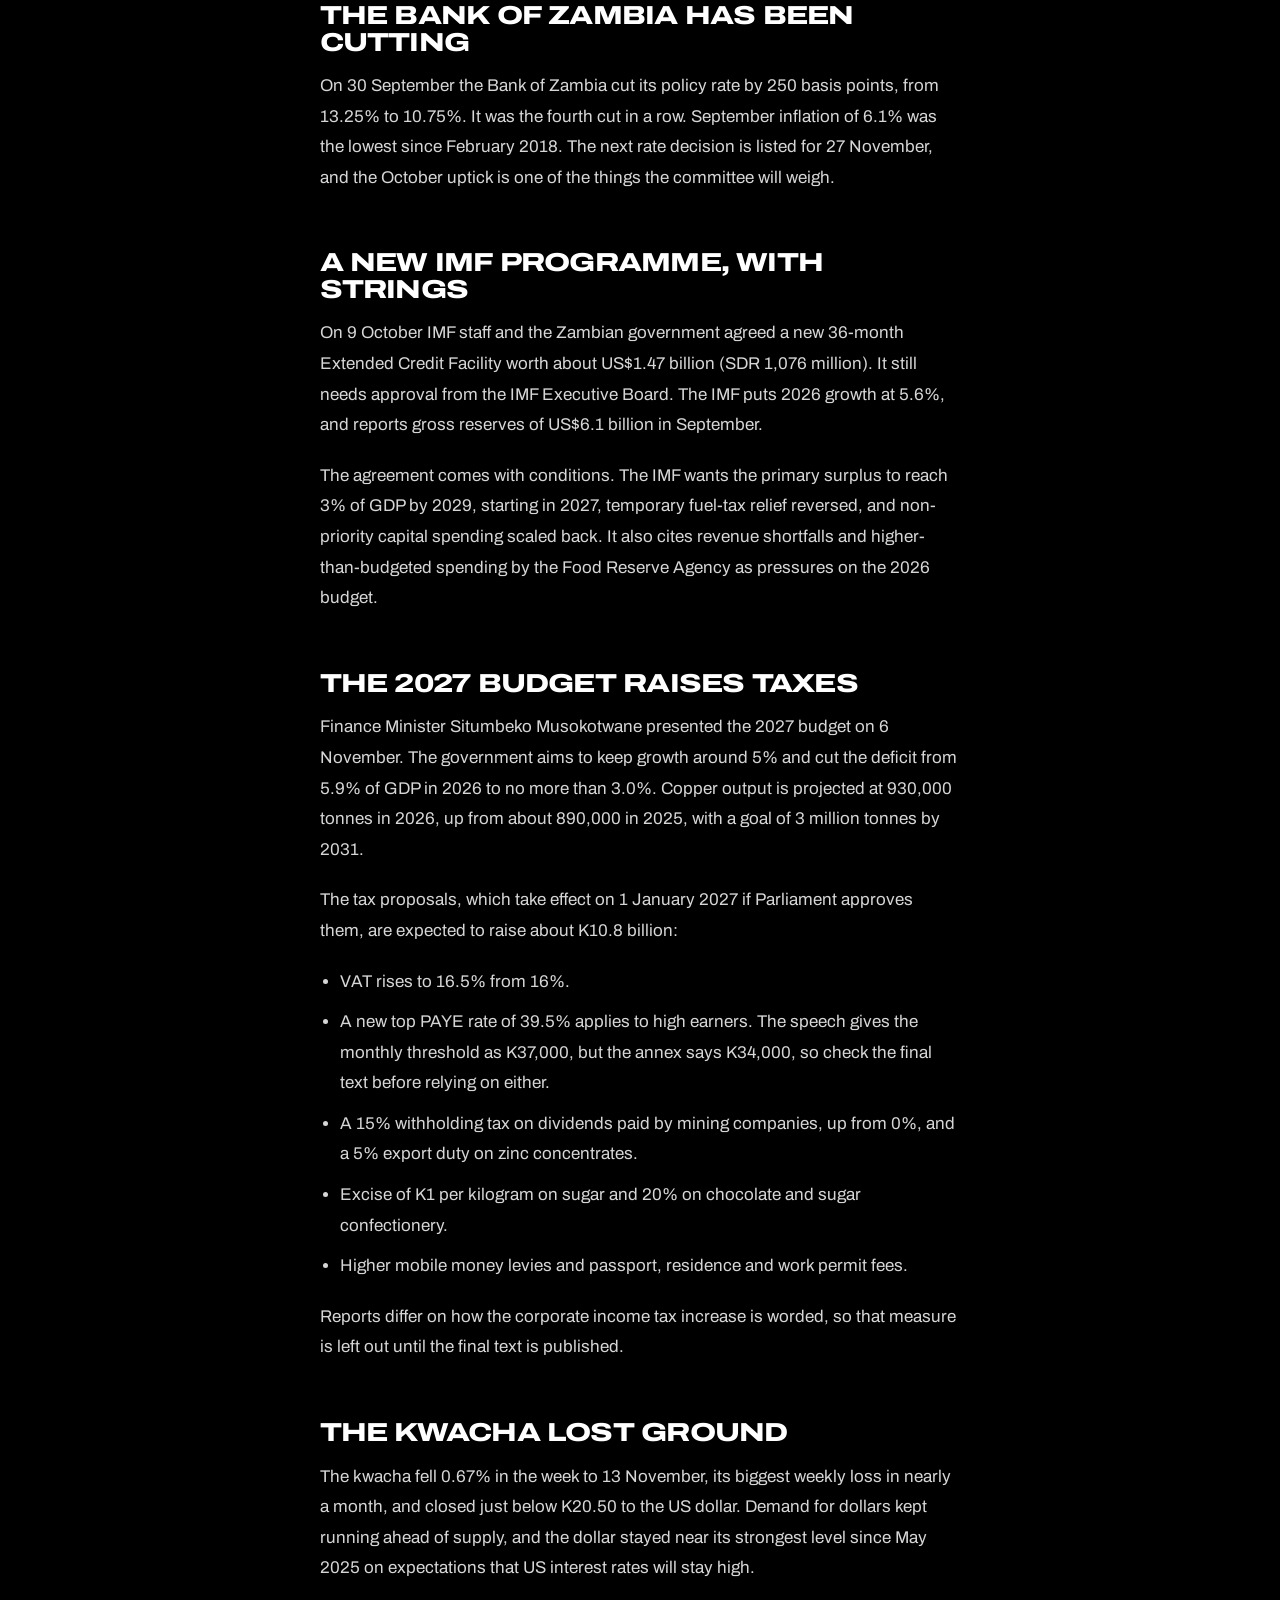
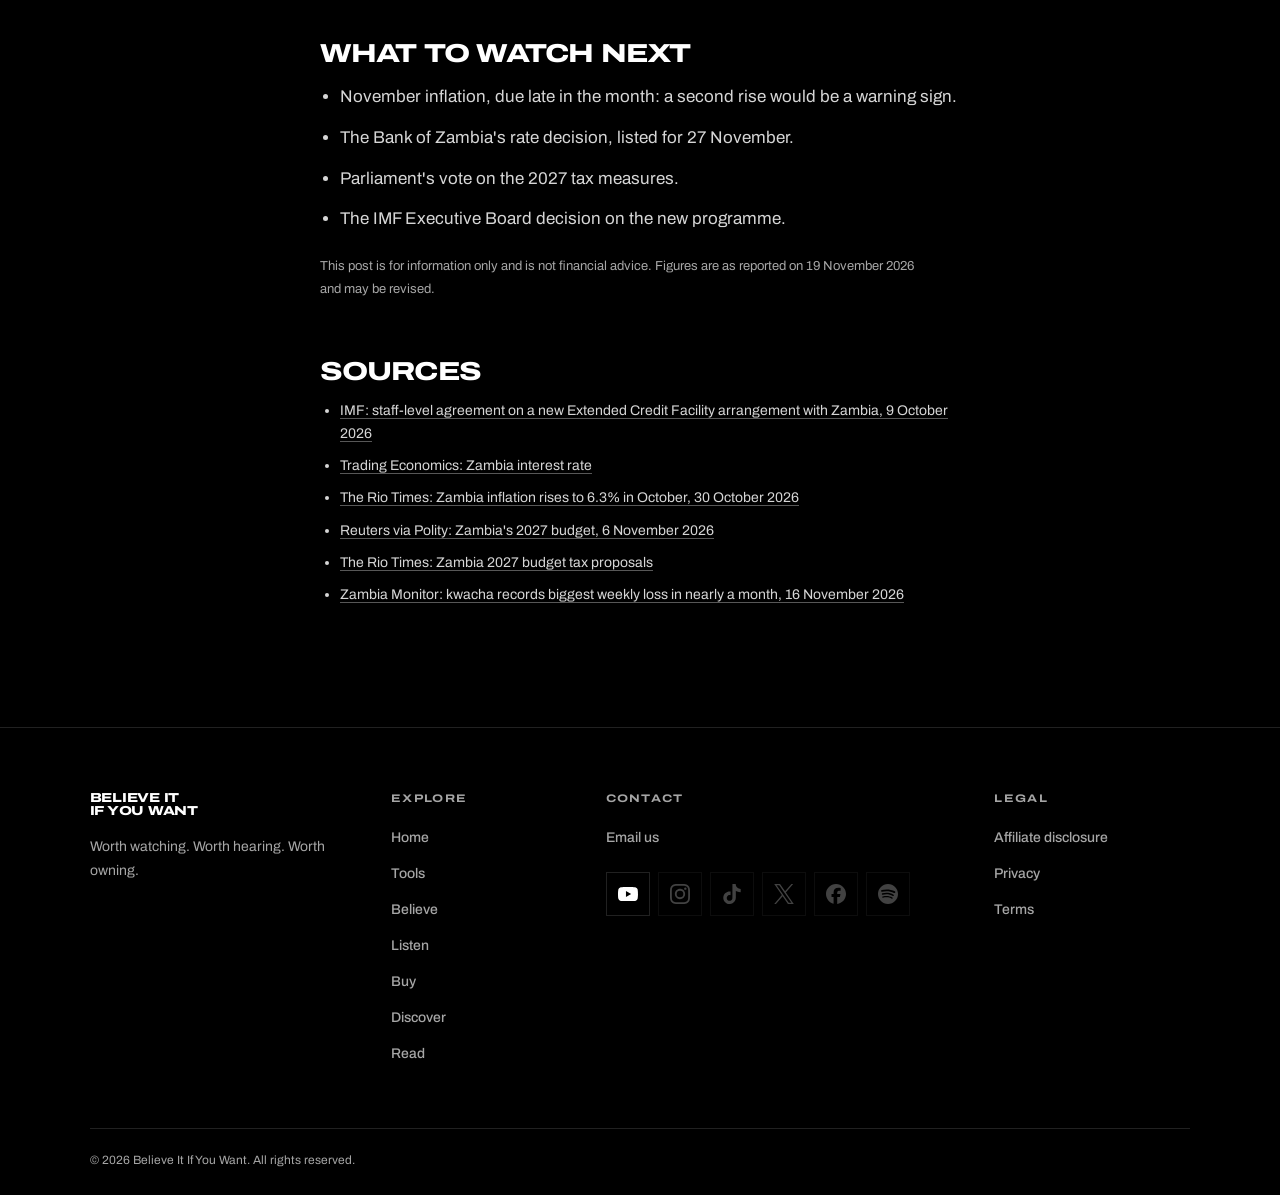
<file: zambia-economy-2026-11-19.html>
<!doctype html>
<html lang="en">
<head>
<meta charset="utf-8">
<meta name="viewport" content="width=device-width,initial-scale=1">
<title>Zambia's economy this week — Read It If You Want</title>
<meta name="description" content="Inflation, the policy rate, the 2027 budget, the IMF programme and the kwacha: where Zambia's economy stands on 19 November 2026.">
<link rel="icon" href="favicon.svg" type="image/svg+xml">
<meta property="og:type" content="website">
<meta property="og:site_name" content="Believe It If You Want">
<meta property="og:title" content="Zambia's economy this week — Read It If You Want">
<meta property="og:description" content="Inflation, the policy rate, the 2027 budget, the IMF programme and the kwacha: where Zambia&#x27;s economy stands on 19 November 2026.">
<meta property="og:image" content="https://blazely590.github.io/Believe-it-if-you-want/og.png">
<meta name="twitter:card" content="summary_large_image">
<link rel="stylesheet" href="styles.css">
</head>
<body>
<header>
  <a class="brand" href="index.html" aria-label="Believe it if you want, home"><span>Believe it</span><span>if you want</span></a>
  <button class="menu" type="button" aria-label="Menu" title="Menu" aria-expanded="false" aria-controls="site-nav">
    <svg width="20" height="14" viewBox="0 0 20 14" fill="none" stroke="currentColor" stroke-width="2" aria-hidden="true"><path d="M0 1h20M0 7h20M0 13h20"/></svg>
  </button>
  <nav id="site-nav" aria-label="Main menu">
    <div class="drawer-head"><small>Menu</small><button class="close" type="button" aria-label="Close menu"><svg width="16" height="16" viewBox="0 0 16 16" fill="none" stroke="currentColor" stroke-width="2" aria-hidden="true"><path d="M1 1l14 14M15 1L1 15"/></svg></button></div>
    <a href="index.html">Home</a>
    <a href="tools.html">Tools</a>
    <a href="believe.html">Believe</a>
    <a href="listen.html">Listen</a>
    <a href="shop.html">Buy</a>
    <a href="affiliates.html">Discover</a>
    <a href="blog.html" aria-current="page">Read</a>
  </nav>
  <div class="scrim"></div>
</header>
<main>
  <article class="article">
    <p class="tag"><a href="blog.html">← All posts</a></p>
    <h1>Zambia's economy this week: cheaper money, a tougher budget, a softer kwacha</h1>
    <p class="meta">19 November 2026 · Economy · 4 min read</p>

    <p class="lede">Zambia is easing interest rates while preparing to raise taxes, and its currency has started to give back some ground. Here is where the main numbers stand, with sources at the end.</p>

    <table class="facts">
      <tbody>
        <tr><th scope="row">Inflation</th><td><strong>6.3%</strong>October 2026, up from 6.1% in September. Target band: 6% to 8%.</td></tr>
        <tr><th scope="row">Policy rate</th><td><strong>10.75%</strong>Cut by 2.5 percentage points on 30 September 2026. Next decision listed for 27 November.</td></tr>
        <tr><th scope="row">Kwacha</th><td><strong>Just below K20.50 per US dollar</strong>Down 0.67% in the week to 13 November.</td></tr>
        <tr><th scope="row">IMF programme</th><td><strong>US$1.47 billion over 36 months</strong>Staff-level agreement reached 9 October. Board approval still needed.</td></tr>
        <tr><th scope="row">2027 growth aim</th><td><strong>Around 5%</strong>Deficit to fall to no more than 3.0% of GDP, from 5.9% in 2026.</td></tr>
      </tbody>
    </table>

    <h2>Inflation ticked up, but not because of food</h2>
    <p>Annual inflation rose to 6.3% in October from 6.1% in September, according to the Zambia Statistics Agency release of 29 October. Monthly inflation was 0.7%, up from 0.4%.</p>
    <p>The rise came from non-food prices, mainly fuel, hotel services and bus and taxi fares. Non-food inflation climbed to 7.4% from 6.6%, while food inflation eased to 5.7% from 5.8%. The October figure is still inside the Bank of Zambia's 6% to 8% target band. The November figure, due late this month, will show whether October was a one-off.</p>

    <h2>The Bank of Zambia has been cutting</h2>
    <p>On 30 September the Bank of Zambia cut its policy rate by 250 basis points, from 13.25% to 10.75%. It was the fourth cut in a row. September inflation of 6.1% was the lowest since February 2018. The next rate decision is listed for 27 November, and the October uptick is one of the things the committee will weigh.</p>

    <h2>A new IMF programme, with strings</h2>
    <p>On 9 October IMF staff and the Zambian government agreed a new 36-month Extended Credit Facility worth about US$1.47 billion (SDR 1,076 million). It still needs approval from the IMF Executive Board. The IMF puts 2026 growth at 5.6%, and reports gross reserves of US$6.1 billion in September.</p>
    <p>The agreement comes with conditions. The IMF wants the primary surplus to reach 3% of GDP by 2029, starting in 2027, temporary fuel-tax relief reversed, and non-priority capital spending scaled back. It also cites revenue shortfalls and higher-than-budgeted spending by the Food Reserve Agency as pressures on the 2026 budget.</p>

    <h2>The 2027 budget raises taxes</h2>
    <p>Finance Minister Situmbeko Musokotwane presented the 2027 budget on 6 November. The government aims to keep growth around 5% and cut the deficit from 5.9% of GDP in 2026 to no more than 3.0%. Copper output is projected at 930,000 tonnes in 2026, up from about 890,000 in 2025, with a goal of 3 million tonnes by 2031.</p>
    <p>The tax proposals, which take effect on 1 January 2027 if Parliament approves them, are expected to raise about K10.8 billion:</p>
    <ul>
      <li>VAT rises to 16.5% from 16%.</li>
      <li>A new top PAYE rate of 39.5% applies to high earners. The speech gives the monthly threshold as K37,000, but the annex says K34,000, so check the final text before relying on either.</li>
      <li>A 15% withholding tax on dividends paid by mining companies, up from 0%, and a 5% export duty on zinc concentrates.</li>
      <li>Excise of K1 per kilogram on sugar and 20% on chocolate and sugar confectionery.</li>
      <li>Higher mobile money levies and passport, residence and work permit fees.</li>
    </ul>
    <p>Reports differ on how the corporate income tax increase is worded, so that measure is left out until the final text is published.</p>

    <h2>The kwacha lost ground</h2>
    <p>The kwacha fell 0.67% in the week to 13 November, its biggest weekly loss in nearly a month, and closed just below K20.50 to the US dollar. Demand for dollars kept running ahead of supply, and the dollar stayed near its strongest level since May 2025 on expectations that US interest rates will stay high.</p>

    <h2>What to watch next</h2>
    <ul>
      <li>November inflation, due late in the month: a second rise would be a warning sign.</li>
      <li>The Bank of Zambia's rate decision, listed for 27 November.</li>
      <li>Parliament's vote on the 2027 tax measures.</li>
      <li>The IMF Executive Board decision on the new programme.</li>
    </ul>
    <p class="note">This post is for information only and is not financial advice. Figures are as reported on 19 November 2026 and may be revised.</p>

    <h2>Sources</h2>
    <ul class="sources">
      <li><a href="https://www.imf.org/en/news/articles/2026/10/09/pr26331-zambia-new-ecf">IMF: staff-level agreement on a new Extended Credit Facility arrangement with Zambia, 9 October 2026</a></li>
      <li><a href="https://tradingeconomics.com/zambia/interest-rate">Trading Economics: Zambia interest rate</a></li>
      <li><a href="https://www.riotimesonline.com/zambia-inflation-rises-6-3-october-fuel/">The Rio Times: Zambia inflation rises to 6.3% in October, 30 October 2026</a></li>
      <li><a href="https://www.polity.org.za/article/zambia-aims-for-49-growth-3-of-gdp-budget-deficit-in-2027-2026-11-06">Reuters via Polity: Zambia's 2027 budget, 6 November 2026</a></li>
      <li><a href="https://www.riotimesonline.com/zambia-2027-budget-vat-income-tax-proposals/">The Rio Times: Zambia 2027 budget tax proposals</a></li>
      <li><a href="https://www.zambiamonitor.com/kwacha-records-biggest-weekly-loss-in-nearly-a-month/">Zambia Monitor: kwacha records biggest weekly loss in nearly a month, 16 November 2026</a></li>
    </ul>
  </article>
</main>
<footer>
  <div class="footer-grid">
    <div class="footer-col footer-brand">
      <div class="brand"><span>Believe it</span><span>if you want</span></div>
      <p>Worth watching. Worth hearing. Worth owning.</p>
    </div>
    <div class="footer-col">
      <p class="tag">Explore</p>
      <ul>
        <li><a href="index.html">Home</a></li>
        <li><a href="tools.html">Tools</a></li>
        <li><a href="believe.html">Believe</a></li>
        <li><a href="listen.html">Listen</a></li>
        <li><a href="shop.html">Buy</a></li>
        <li><a href="affiliates.html">Discover</a></li>
        <li><a href="blog.html">Read</a></li>
      </ul>
    </div>
    <div class="footer-col">
      <p class="tag">Contact</p>
      <ul>
        <li><a href="mailto:alexanderchaongopa@gmail.com">Email us</a></li>
      </ul>
      <div class="socials">
        <a class="social" href="https://youtube.com/@biiuwant" target="_blank" rel="noopener" aria-label="YouTube (opens in a new tab)" title="YouTube"><svg width="20" height="20" viewBox="0 0 24 24" fill="currentColor" aria-hidden="true"><path d="M23.498 6.186a3.016 3.016 0 0 0-2.122-2.136C19.505 3.545 12 3.545 12 3.545s-7.505 0-9.377.505A3.017 3.017 0 0 0 .502 6.186C0 8.07 0 12 0 12s0 3.93.502 5.814a3.016 3.016 0 0 0 2.122 2.136c1.871.505 9.376.505 9.376.505s7.505 0 9.377-.505a3.015 3.015 0 0 0 2.122-2.136C24 15.93 24 12 24 12s0-3.93-.502-5.814zM9.545 15.568V8.432L15.818 12l-6.273 3.568z"/></svg></a>
        <span class="social is-soon" role="img" aria-label="Instagram, coming soon" title="Instagram, coming soon"><svg width="20" height="20" viewBox="0 0 24 24" fill="currentColor" aria-hidden="true"><path d="M7.0301.084c-1.2768.0602-2.1487.264-2.911.5634-.7888.3075-1.4575.72-2.1228 1.3877-.6652.6677-1.075 1.3368-1.3802 2.127-.2954.7638-.4956 1.6365-.552 2.914-.0564 1.2775-.0689 1.6882-.0626 4.947.0062 3.2586.0206 3.6671.0825 4.9473.061 1.2765.264 2.1482.5635 2.9107.308.7889.72 1.4573 1.388 2.1228.6679.6655 1.3365 1.0743 2.1285 1.38.7632.295 1.6361.4961 2.9134.552 1.2773.056 1.6884.069 4.9462.0627 3.2578-.0062 3.668-.0207 4.9478-.0814 1.28-.0607 2.147-.2652 2.9098-.5633.7889-.3086 1.4578-.72 2.1228-1.3881.665-.6682 1.0745-1.3378 1.3795-2.1284.2957-.7632.4966-1.636.552-2.9124.056-1.2809.0692-1.6898.063-4.948-.0063-3.2583-.021-3.6668-.0817-4.9465-.0607-1.2797-.264-2.1487-.5633-2.9117-.3084-.7889-.72-1.4568-1.3876-2.1228C21.2982 1.33 20.628.9208 19.8378.6165 19.074.321 18.2017.1197 16.9244.0645 15.6471.0093 15.236-.005 11.977.0014 8.718.0076 8.31.0215 7.0301.0839m.1402 21.6932c-1.17-.0509-1.8053-.2453-2.2287-.408-.5606-.216-.96-.4771-1.3819-.895-.422-.4178-.6811-.8186-.9-1.378-.1644-.4234-.3624-1.058-.4171-2.228-.0595-1.2645-.072-1.6442-.079-4.848-.007-3.2037.0053-3.583.0607-4.848.05-1.169.2456-1.805.408-2.2282.216-.5613.4762-.96.895-1.3816.4188-.4217.8184-.6814 1.3783-.9003.423-.1651 1.0575-.3614 2.227-.4171 1.2655-.06 1.6447-.072 4.848-.079 3.2033-.007 3.5835.005 4.8495.0608 1.169.0508 1.8053.2445 2.228.408.5608.216.96.4754 1.3816.895.4217.4194.6816.8176.9005 1.3787.1653.4217.3617 1.056.4169 2.2263.0602 1.2655.0739 1.645.0796 4.848.0058 3.203-.0055 3.5834-.061 4.848-.051 1.17-.245 1.8055-.408 2.2294-.216.5604-.4763.96-.8954 1.3814-.419.4215-.8181.6811-1.3783.9-.4224.1649-1.0577.3617-2.2262.4174-1.2656.0595-1.6448.072-4.8493.079-3.2045.007-3.5825-.006-4.848-.0608M16.953 5.5864A1.44 1.44 0 1 0 18.39 4.144a1.44 1.44 0 0 0-1.437 1.4424M5.8385 12.012c.0067 3.4032 2.7706 6.1557 6.173 6.1493 3.4026-.0065 6.157-2.7701 6.1506-6.1733-.0065-3.4032-2.771-6.1565-6.174-6.1498-3.403.0067-6.156 2.771-6.1496 6.1738M8 12.0077a4 4 0 1 1 4.008 3.9921A3.9996 3.9996 0 0 1 8 12.0077"/></svg></span>
        <span class="social is-soon" role="img" aria-label="TikTok, coming soon" title="TikTok, coming soon"><svg width="20" height="20" viewBox="0 0 24 24" fill="currentColor" aria-hidden="true"><path d="M12.525.02c1.31-.02 2.61-.01 3.91-.02.08 1.53.63 3.09 1.75 4.17 1.12 1.11 2.7 1.62 4.24 1.79v4.03c-1.44-.05-2.89-.35-4.2-.97-.57-.26-1.1-.59-1.62-.93-.01 2.92.01 5.84-.02 8.75-.08 1.4-.54 2.79-1.35 3.94-1.31 1.92-3.58 3.17-5.91 3.21-1.43.08-2.86-.31-4.08-1.03-2.02-1.19-3.44-3.37-3.65-5.71-.02-.5-.03-1-.01-1.49.18-1.9 1.12-3.72 2.58-4.96 1.66-1.44 3.98-2.13 6.15-1.72.02 1.48-.04 2.96-.04 4.44-.99-.32-2.15-.23-3.02.37-.63.41-1.11 1.04-1.36 1.75-.21.51-.15 1.07-.14 1.61.24 1.64 1.82 3.02 3.5 2.87 1.12-.01 2.19-.66 2.77-1.61.19-.33.4-.67.41-1.06.1-1.79.06-3.57.07-5.36.01-4.03-.01-8.05.02-12.07z"/></svg></span>
        <span class="social is-soon" role="img" aria-label="X, coming soon" title="X, coming soon"><svg width="20" height="20" viewBox="0 0 24 24" fill="currentColor" aria-hidden="true"><path d="M14.234 10.162 22.977 0h-2.072l-7.591 8.824L7.251 0H.258l9.168 13.343L.258 24H2.33l8.016-9.318L16.749 24h6.993zm-2.837 3.299-.929-1.329L3.076 1.56h3.182l5.965 8.532.929 1.329 7.754 11.09h-3.182z"/></svg></span>
        <span class="social is-soon" role="img" aria-label="Facebook, coming soon" title="Facebook, coming soon"><svg width="20" height="20" viewBox="0 0 24 24" fill="currentColor" aria-hidden="true"><path d="M9.101 23.691v-7.98H6.627v-3.667h2.474v-1.58c0-4.085 1.848-5.978 5.858-5.978.401 0 .955.042 1.468.103a8.68 8.68 0 0 1 1.141.195v3.325a8.623 8.623 0 0 0-.653-.036 26.805 26.805 0 0 0-.733-.009c-.707 0-1.259.096-1.675.309a1.686 1.686 0 0 0-.679.622c-.258.42-.374.995-.374 1.752v1.297h3.919l-.386 2.103-.287 1.564h-3.246v8.245C19.396 23.238 24 18.179 24 12.044c0-6.627-5.373-12-12-12s-12 5.373-12 12c0 5.628 3.874 10.35 9.101 11.647Z"/></svg></span>
        <span class="social is-soon" role="img" aria-label="Spotify, coming soon" title="Spotify, coming soon"><svg width="20" height="20" viewBox="0 0 24 24" fill="currentColor" aria-hidden="true"><path d="M12 0C5.4 0 0 5.4 0 12s5.4 12 12 12 12-5.4 12-12S18.66 0 12 0zm5.521 17.34c-.24.359-.66.48-1.021.24-2.82-1.74-6.36-2.101-10.561-1.141-.418.122-.779-.179-.899-.539-.12-.421.18-.78.54-.9 4.56-1.021 8.52-.6 11.64 1.32.42.18.479.659.301 1.02zm1.44-3.3c-.301.42-.841.6-1.262.3-3.239-1.98-8.159-2.58-11.939-1.38-.479.12-1.02-.12-1.14-.6-.12-.48.12-1.021.6-1.141C9.6 9.9 15 10.561 18.72 12.84c.361.181.54.78.241 1.2zm.12-3.36C15.24 8.4 8.82 8.16 5.16 9.301c-.6.179-1.2-.181-1.38-.721-.18-.601.18-1.2.72-1.381 4.26-1.26 11.28-1.02 15.721 1.621.539.3.719 1.02.419 1.56-.299.421-1.02.599-1.559.3z"/></svg></span>
      </div>
    </div>
    <div class="footer-col">
      <p class="tag">Legal</p>
      <ul>
        <li><a href="legal.html#affiliate">Affiliate disclosure</a></li>
        <li><a href="legal.html#privacy">Privacy</a></li>
        <li><a href="legal.html#terms">Terms</a></li>
      </ul>
    </div>
  </div>
  <div class="footer-bottom">
    <p>© <span id="year"></span> Believe It If You Want. All rights reserved.</p>
  </div>
</footer>
<script src="script.js"></script>
</body>
</html>
</file>
<file: styles.css>
@font-face {
  font-family: 'Archivo';
  font-style: normal;
  font-weight: 100 900;
  font-stretch: 62% 125%;
  font-display: swap;
  src: url('fonts/archivo-latin-wdth-normal.woff2') format('woff2-variations');
}

:root {
  --bg: #000;
  --panel: #0d0d0d;
  --text: #fff;
  --muted: #a6a6a6;
  --accent: #fff;
  --on-accent: #000;
  --line: rgba(255, 255, 255, .13);
  --line-strong: rgba(255, 255, 255, .34);
  --edge: inset 0 1px 0 rgba(255, 255, 255, .06);
  --display: 'Archivo', 'Arial Black', Arial, sans-serif;
}

* { box-sizing: border-box; }

body {
  margin: 0;
  background: var(--bg);
  color: var(--text);
  font-family: 'Archivo', Arial, sans-serif;
  font-stretch: 100%;
}

a { color: inherit; text-decoration: none; }

:focus-visible {
  outline: 2px solid var(--accent);
  outline-offset: 3px;
}

/* Logo type: extra-wide, heavy, uppercase, tight */
.brand, .tag, small, h1, h2, h3, .btn, .filter, nav a, .link {
  font-family: var(--display);
  font-stretch: 125%;
  text-transform: uppercase;
}

/* Header */
header {
  position: relative;
  height: 80px;
  padding: 0 7vw;
  display: flex;
  align-items: center;
  justify-content: space-between;
  border-bottom: 1px solid var(--line);
}

.brand {
  display: inline-block;
  font-size: 13px;
  font-weight: 800;
  line-height: 1.05;
  letter-spacing: -.02em;
}
.brand span { display: block; }

.menu {
  display: inline-flex;
  width: 44px;
  height: 44px;
  align-items: center;
  justify-content: center;
  background: none;
  color: var(--text);
  border: 1px solid var(--line);
  cursor: pointer;
}
.menu:hover { border-color: var(--line-strong); }

/* Side menu */
nav {
  position: fixed;
  top: 0;
  right: 0;
  bottom: 0;
  width: min(360px, 86vw);
  z-index: 20;
  display: flex;
  flex-direction: column;
  padding: 0 28px 28px;
  background: var(--panel);
  border-left: 1px solid var(--line);
  box-shadow: var(--edge);
  overflow-y: auto;
  visibility: hidden;
  transform: translateX(100%);
  transition: transform 220ms ease-out, visibility 0s linear 220ms;
}
nav.open {
  visibility: visible;
  transform: none;
  transition: transform 220ms ease-out, visibility 0s;
}
.drawer-head {
  display: flex;
  align-items: center;
  justify-content: space-between;
  height: 80px;
  flex: none;
}
.close {
  width: 44px;
  height: 44px;
  display: inline-flex;
  align-items: center;
  justify-content: center;
  background: none;
  color: var(--text);
  border: 1px solid var(--line);
  cursor: pointer;
}
.close:hover { border-color: var(--line-strong); }
nav a {
  display: flex;
  align-items: center;
  min-height: 60px;
  padding: 0 0 0 14px;
  font-size: 18px;
  font-weight: 800;
  letter-spacing: -.01em;
  color: var(--muted);
  border-top: 1px solid var(--line);
}
nav a:last-child { border-bottom: 1px solid var(--line); }
nav a:hover { color: var(--text); }
nav a[aria-current="page"] { color: var(--text); box-shadow: inset 2px 0 0 var(--text); }

.scrim {
  position: fixed;
  inset: 0;
  z-index: 10;
  background: rgba(0, 0, 0, .72);
  opacity: 0;
  visibility: hidden;
  transition: opacity 200ms ease-out, visibility 0s linear 200ms;
}
.scrim.open { opacity: 1; visibility: visible; transition: opacity 200ms ease-out, visibility 0s; }
body.menu-open { overflow: hidden; }

@media (prefers-reduced-motion: reduce) {
  nav, nav.open, .scrim, .scrim.open { transition: none; }
}

/* Type */
.tag, small {
  font-size: 11px;
  font-weight: 700;
  letter-spacing: .12em;
  color: var(--muted);
}

h1 {
  font-size: clamp(30px, 6.6vw, 92px);
  font-weight: 800;
  line-height: .98;
  letter-spacing: -.03em;
  margin: 25px 0;
}
h1 em { font-style: normal; color: var(--muted); }

h2 {
  font-size: clamp(24px, 4vw, 50px);
  font-weight: 800;
  line-height: 1.02;
  letter-spacing: -.03em;
  margin: 15px 0 35px;
}

.intro {
  max-width: 600px;
  color: var(--muted);
  font-size: 18px;
  line-height: 1.7;
}

.note {
  max-width: 600px;
  color: var(--muted);
  font-size: 13px;
  line-height: 1.7;
}

/* Layout */
.hero {
  padding: 115px 10vw 105px;
  min-height: 500px;
  max-width: 1300px;
  margin: auto;
}

.section {
  padding: 70px 10vw 100px;
  border-top: 1px solid var(--line);
}

.grid { display: grid; grid-template-columns: repeat(3, 1fr); gap: 16px; }
.grid.two { grid-template-columns: repeat(2, 1fr); }

/* Buttons and links */
.btn {
  display: inline-flex;
  align-items: center;
  min-height: 48px;
  background: var(--accent);
  color: var(--on-accent);
  padding: 0 24px;
  font-size: 12px;
  font-weight: 800;
  letter-spacing: .02em;
  margin-top: 20px;
}
.btn:hover { background: #d4d4d4; }

.link {
  display: inline-block;
  border-bottom: 1px solid var(--text);
  padding-bottom: 5px;
  margin-top: auto;
  font-size: 12px;
  font-weight: 700;
  letter-spacing: .02em;
}
.link:hover { color: var(--muted); border-bottom-color: var(--muted); }

/* Tiles: L1 surface, 1px border, top-edge highlight */
.tile {
  display: flex;
  flex-direction: column;
  background: var(--panel);
  border: 1px solid var(--line);
  box-shadow: var(--edge);
  padding: 28px;
  min-height: 250px;
}
.tile h3 {
  font-size: 22px;
  font-weight: 800;
  line-height: 1.05;
  letter-spacing: -.02em;
  margin: 24px 0 12px;
}
.tile p {
  font-size: 13px;
  color: var(--muted);
  line-height: 1.7;
  margin: 0 0 24px;
}
.tile:hover { border-color: var(--line-strong); }
.tile .arrow { margin-top: auto; font-size: 18px; }

/* Category filter */
.filters {
  display: flex;
  flex-wrap: wrap;
  gap: 8px;
  margin: 0 0 32px;
}
.filter {
  min-height: 44px;
  padding: 0 18px;
  background: none;
  color: var(--muted);
  border: 1px solid var(--line);
  font-size: 11px;
  font-weight: 700;
  letter-spacing: .08em;
  cursor: pointer;
}
.filter:hover { color: var(--text); border-color: var(--line-strong); }
.filter[aria-pressed="true"] {
  color: var(--on-accent);
  background: var(--accent);
  border-color: var(--accent);
}

[hidden] { display: none !important; }

/* Buttons: secondary */
.btn.ghost {
  background: none;
  color: var(--text);
  border: 1px solid var(--line-strong);
}
.btn.ghost:hover { background: none; border-color: var(--text); }
.actions { display: flex; flex-wrap: wrap; gap: 12px; }
.actions .btn { margin-top: 20px; }
button.btn { border: 0; cursor: pointer; font-family: var(--display); font-stretch: 125%; text-transform: uppercase; }

/* Panels and calculator */
.panel {
  background: var(--panel);
  border: 1px solid var(--line);
  box-shadow: var(--edge);
  padding: 32px;
}
.panel h3 {
  font-family: var(--display);
  font-stretch: 125%;
  text-transform: uppercase;
  font-size: 22px;
  font-weight: 800;
  line-height: 1.1;
  letter-spacing: -.02em;
  margin: 0 0 12px;
}
.panel > p { color: var(--muted); font-size: 14px; line-height: 1.7; margin: 0 0 24px; max-width: 560px; }
.calc label { display: block; font-size: 13px; font-weight: 600; margin-bottom: 8px; }
.calc-row { display: flex; flex-wrap: wrap; gap: 12px; align-items: flex-start; }
.calc input[type="text"] {
  flex: 1 1 220px;
  min-height: 48px;
  padding: 0 16px;
  background: var(--bg);
  color: var(--text);
  border: 1px solid var(--line-strong);
  font: 500 16px 'Archivo', Arial, sans-serif;
}
.calc input[type="text"]:focus-visible { outline: 2px solid var(--accent); outline-offset: 2px; }
.calc input[aria-invalid="true"] { border-color: #ff8a80; }
.calc .calc-row .btn { margin-top: 0; }
.calc .error { margin: 10px 0 0; font-size: 13px; color: #ff8a80; }
.calc .check { display: flex; align-items: center; gap: 10px; margin: 18px 0 0; font-weight: 500; color: var(--muted); }
.calc .check input { width: 18px; height: 18px; accent-color: #fff; }
.result {
  margin: 28px 0 0;
  border: 1px solid var(--line);
  background: var(--bg);
}
.result div { display: flex; justify-content: space-between; gap: 16px; padding: 14px 18px; border-top: 1px solid var(--line); font-size: 14px; }
.result div:first-child { border-top: 0; }
.result dt { color: var(--muted); }
.result dd { margin: 0; font-weight: 700; text-align: right; }
.result .total { background: var(--panel); }
.result .total dt { color: var(--text); font-weight: 700; }
.result .total dd { font-size: 20px; font-weight: 800; }
.fine { color: var(--muted); font-size: 12px; line-height: 1.7; margin: 14px 0 0; }

.bands { width: 100%; border-collapse: collapse; border: 1px solid var(--line); background: var(--panel); box-shadow: var(--edge); margin: 24px 0; }
.bands th, .bands td { padding: 14px 18px; text-align: left; border-top: 1px solid var(--line); font-size: 14px; color: var(--muted); }
.bands tr:first-child th, .bands tr:first-child td { border-top: 0; }
.bands thead th { font-family: var(--display); font-stretch: 125%; text-transform: uppercase; font-size: 11px; letter-spacing: .08em; }
.bands td:last-child, .bands th:last-child { text-align: right; }

/* Landing page */
.split { display: grid; grid-template-columns: 1fr 1fr; gap: 16px; }
.soon-line { margin: 24px 0 0; color: var(--muted); font-size: 14px; line-height: 1.7; }

.hero.hero-split {
  display: grid;
  grid-template-columns: 1.05fr 1fr;
  grid-template-areas: "copy panel" "links panel";
  grid-template-rows: auto 1fr;
  gap: 0 56px;
  align-items: start;
  min-height: 0;
  padding: 80px 10vw 80px;
}
.hero-split h1 { font-size: clamp(28px, 4.2vw, 60px); margin: 20px 0; }
.hero-copy { grid-area: copy; }
.hero-split .panel { grid-area: panel; margin-top: 8px; }
.hero-links { grid-area: links; display: flex; flex-wrap: wrap; gap: 12px 28px; margin: 32px 0 0; }
.hero-links .link { margin-top: 0; }
.calc .next { margin: 16px 0 0; font-size: 14px; color: var(--muted); }
.panel > .fine { margin: 16px 0 0; font-size: 12px; max-width: none; }
.panel .fine a.inline { border-bottom: 1px solid var(--line-strong); }

/* Picks */
.pick-group { margin-top: 48px; }
.pick-group:first-of-type { margin-top: 0; }
.pick-group h3 {
  font-family: var(--display);
  font-stretch: 125%;
  text-transform: uppercase;
  font-size: 20px;
  font-weight: 800;
  letter-spacing: -.02em;
  margin: 0 0 16px;
}
.empty {
  border: 1px solid var(--line);
  background: var(--panel);
  box-shadow: var(--edge);
  padding: 24px 28px;
  color: var(--muted);
  font-size: 14px;
  line-height: 1.7;
}
.best { margin: 0 0 8px; font-size: 13px; color: var(--text); font-weight: 600; }

/* Footer */
footer {
  border-top: 1px solid var(--line);
  padding: 64px 7vw 28px;
}
.footer-grid {
  display: grid;
  grid-template-columns: 1.2fr .8fr 1.6fr .9fr;
  gap: 40px;
}
.footer-col .tag { margin: 0 0 16px; }
.footer-col ul { list-style: none; margin: 0; padding: 0; }
.footer-col li a {
  display: inline-flex;
  align-items: center;
  min-height: 36px;
  font-size: 14px;
  font-weight: 500;
  color: var(--muted);
}
.footer-col li a:hover { color: var(--text); }
.footer-brand .brand { color: var(--text); }
.footer-brand p { margin: 16px 0 0; max-width: 240px; font-size: 14px; line-height: 1.7; color: var(--muted); }
.socials { display: flex; flex-wrap: wrap; gap: 8px; margin-top: 16px; }
.social {
  width: 44px;
  height: 44px;
  display: inline-flex;
  align-items: center;
  justify-content: center;
  color: var(--text);
  border: 1px solid var(--line);
}
a.social:hover { border-color: var(--line-strong); }
.social.is-soon { color: var(--muted); opacity: .4; }
.footer-bottom {
  margin-top: 56px;
  padding-top: 24px;
  border-top: 1px solid var(--line);
}
.footer-bottom p { margin: 0; font-size: 12px; color: var(--muted); }
.article .inline { border-bottom: 1px solid var(--line-strong); }
.article .inline:hover { color: var(--muted); }

/* Blog */
.posts {
  border: 1px solid var(--line);
  background: var(--panel);
  box-shadow: var(--edge);
}
.post-row {
  display: block;
  padding: 28px;
  border-top: 1px solid var(--line);
}
.post-row:first-child { border-top: 0; }
.post-row:hover { background: #131313; }
.post-row h3 {
  font-family: var(--display);
  font-stretch: 125%;
  text-transform: uppercase;
  font-size: 22px;
  font-weight: 800;
  line-height: 1.1;
  letter-spacing: -.02em;
  margin: 16px 0 12px;
  max-width: 760px;
}
.post-row p { color: var(--muted); font-size: 14px; line-height: 1.7; margin: 0 0 16px; max-width: 680px; }

.article { max-width: 820px; margin: 0 auto; padding: 80px 7vw 100px; }
.article h1 { font-size: clamp(26px, 5vw, 48px); margin: 20px 0 16px; }
.article h2 { font-size: clamp(18px, 2.6vw, 26px); margin: 56px 0 16px; }
.article p, .article li { font-size: 17px; line-height: 1.8; color: #d6d6d6; }
.article p { margin: 0 0 20px; }
.article ul { padding-left: 20px; margin: 0 0 20px; }
.article li { margin-bottom: 10px; }
.article .meta, .article .note { color: var(--muted); font-size: 13px; }
.article .lede { font-size: 20px; color: var(--text); margin-top: 32px; }
.article .tag a:hover { color: var(--text); }
.article .sources li { font-size: 14px; line-height: 1.6; }
.article .sources a { border-bottom: 1px solid var(--line-strong); }
.article .sources a:hover { color: var(--muted); }

.facts {
  width: 100%;
  border-collapse: collapse;
  border: 1px solid var(--line);
  background: var(--panel);
  box-shadow: var(--edge);
  margin: 36px 0 0;
}
.facts th, .facts td {
  padding: 16px 20px;
  text-align: left;
  vertical-align: top;
  border-top: 1px solid var(--line);
  font-size: 14px;
  line-height: 1.6;
  color: var(--muted);
}
.facts tr:first-child th, .facts tr:first-child td { border-top: 0; }
.facts th {
  width: 30%;
  font-family: var(--display);
  font-stretch: 125%;
  text-transform: uppercase;
  font-size: 11px;
  font-weight: 700;
  letter-spacing: .08em;
}
.facts td strong { display: block; color: var(--text); font-size: 20px; font-weight: 800; line-height: 1.3; margin-bottom: 4px; }

@media (max-width: 1180px) {
  .footer-grid { grid-template-columns: 1fr 1fr; gap: 32px 24px; }
  .footer-brand, .footer-col:nth-child(3) { grid-column: 1 / -1; }
  .footer-col:nth-child(4) { order: 2; }
  .footer-col:nth-child(3) { order: 3; }
}

@media (max-width: 900px) {
  .hero.hero-split {
    grid-template-columns: 1fr;
    grid-template-areas: "copy" "panel" "links";
    grid-template-rows: auto;
    gap: 24px;
    padding: 32px 7vw 56px;
  }
  .hero-split h1 { margin: 14px 0; }
  .hero-split .panel { margin-top: 0; }
  .hero-links { margin-top: 0; }
}

@media (max-width: 700px) {
  header { height: 70px; padding: 0 6vw; }
  .drawer-head { height: 70px; }
  .hero { padding: 85px 7vw; min-height: 440px; }
  .section { padding: 60px 7vw 80px; }
  .grid, .grid.two { grid-template-columns: 1fr; }
  footer { padding: 48px 7vw 24px; }
  .article { padding: 56px 7vw 80px; }
  .facts th, .facts td { display: block; width: 100%; }
  .facts th { padding: 16px 20px 0; border-top: 1px solid var(--line); }
  .facts td { padding: 6px 20px 16px; border-top: 0; }
  .facts tr:first-child th { border-top: 0; }
  .post-row { padding: 22px; }
  .split { grid-template-columns: 1fr; }
  .panel { padding: 24px 20px; }
}
</file>
